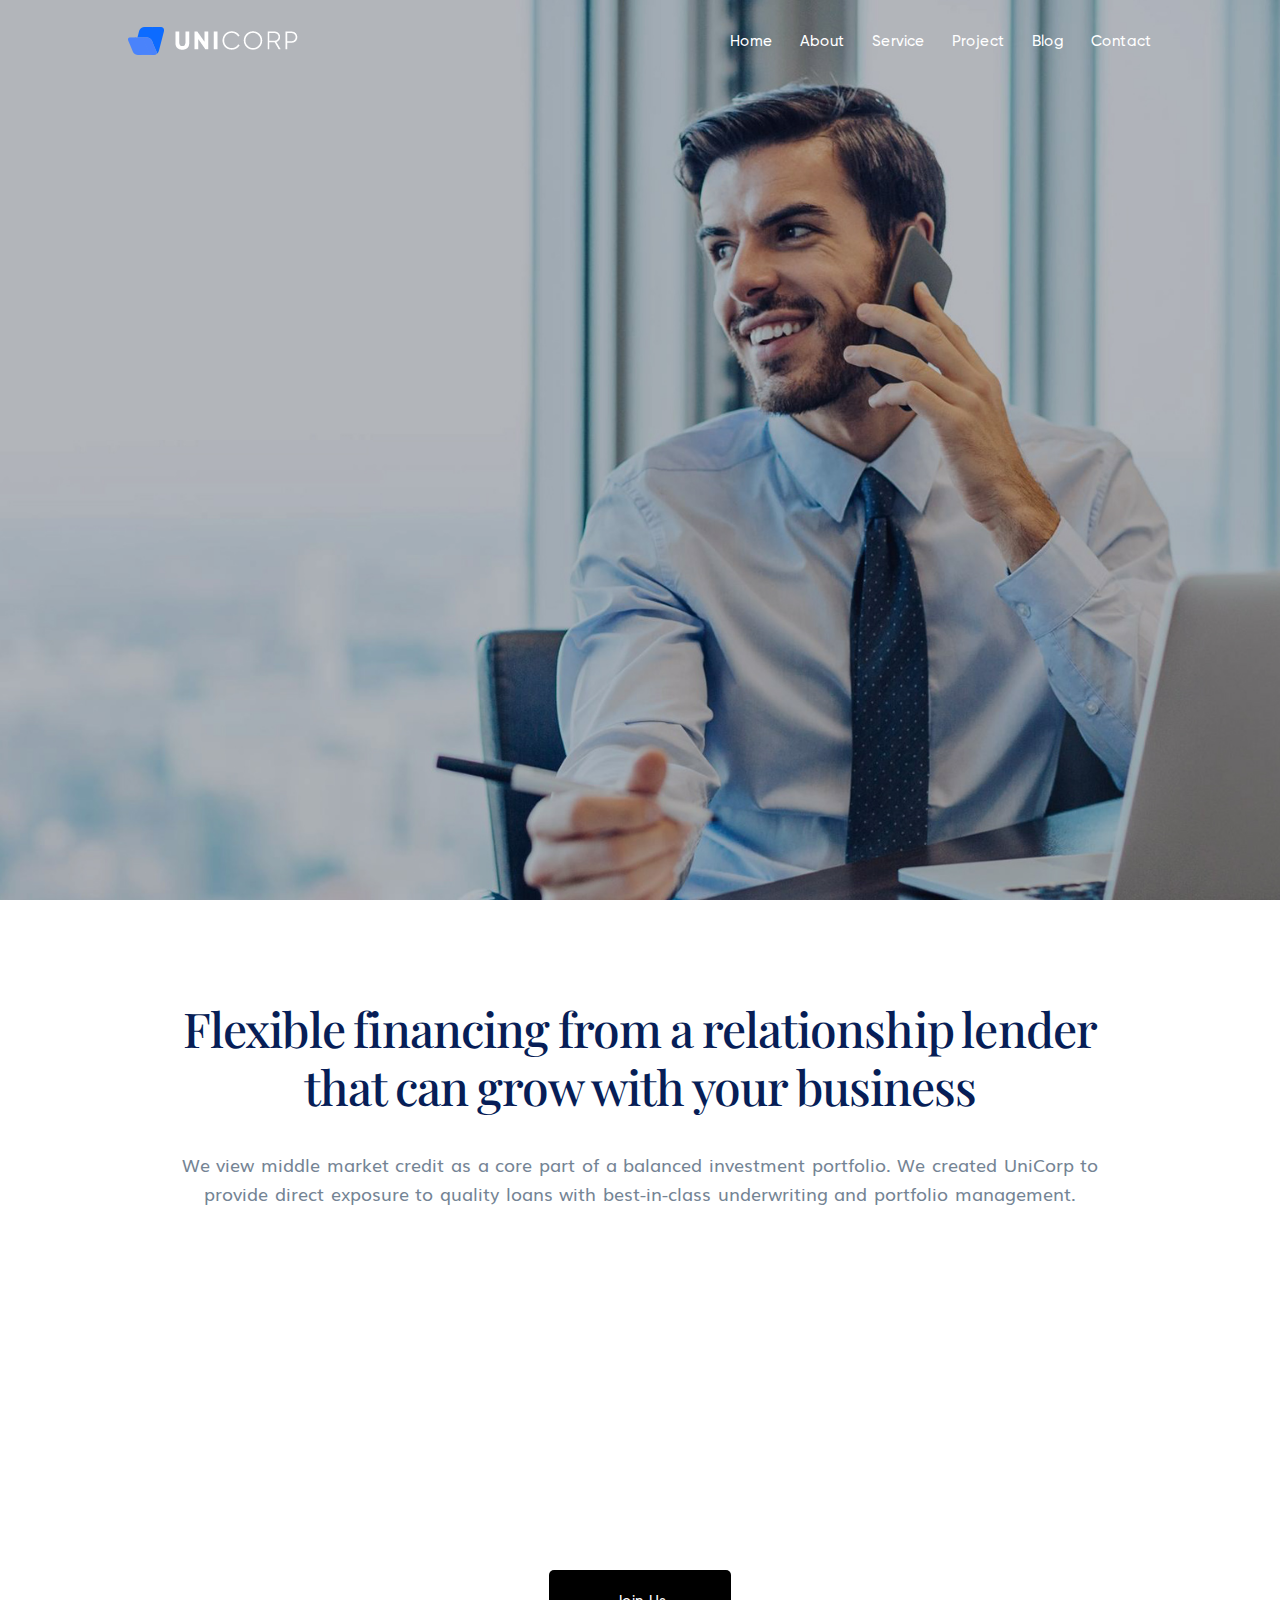
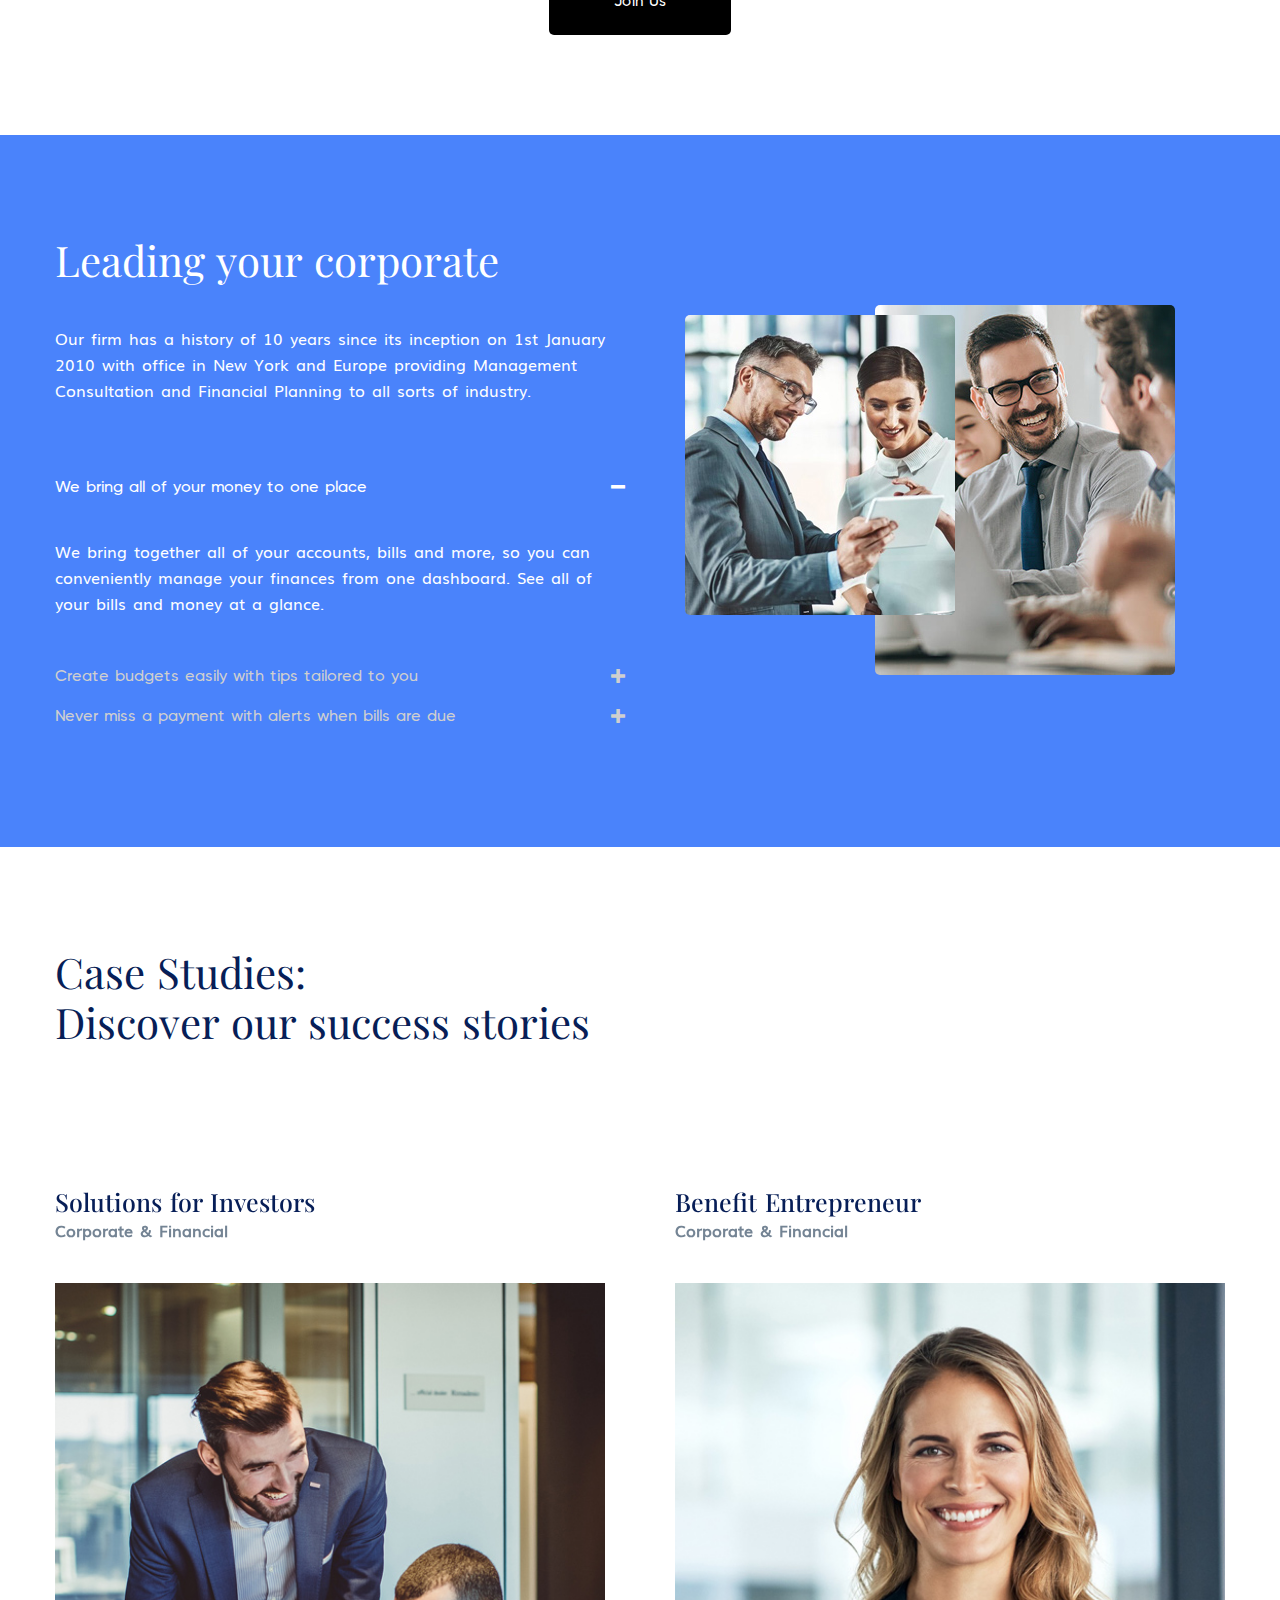
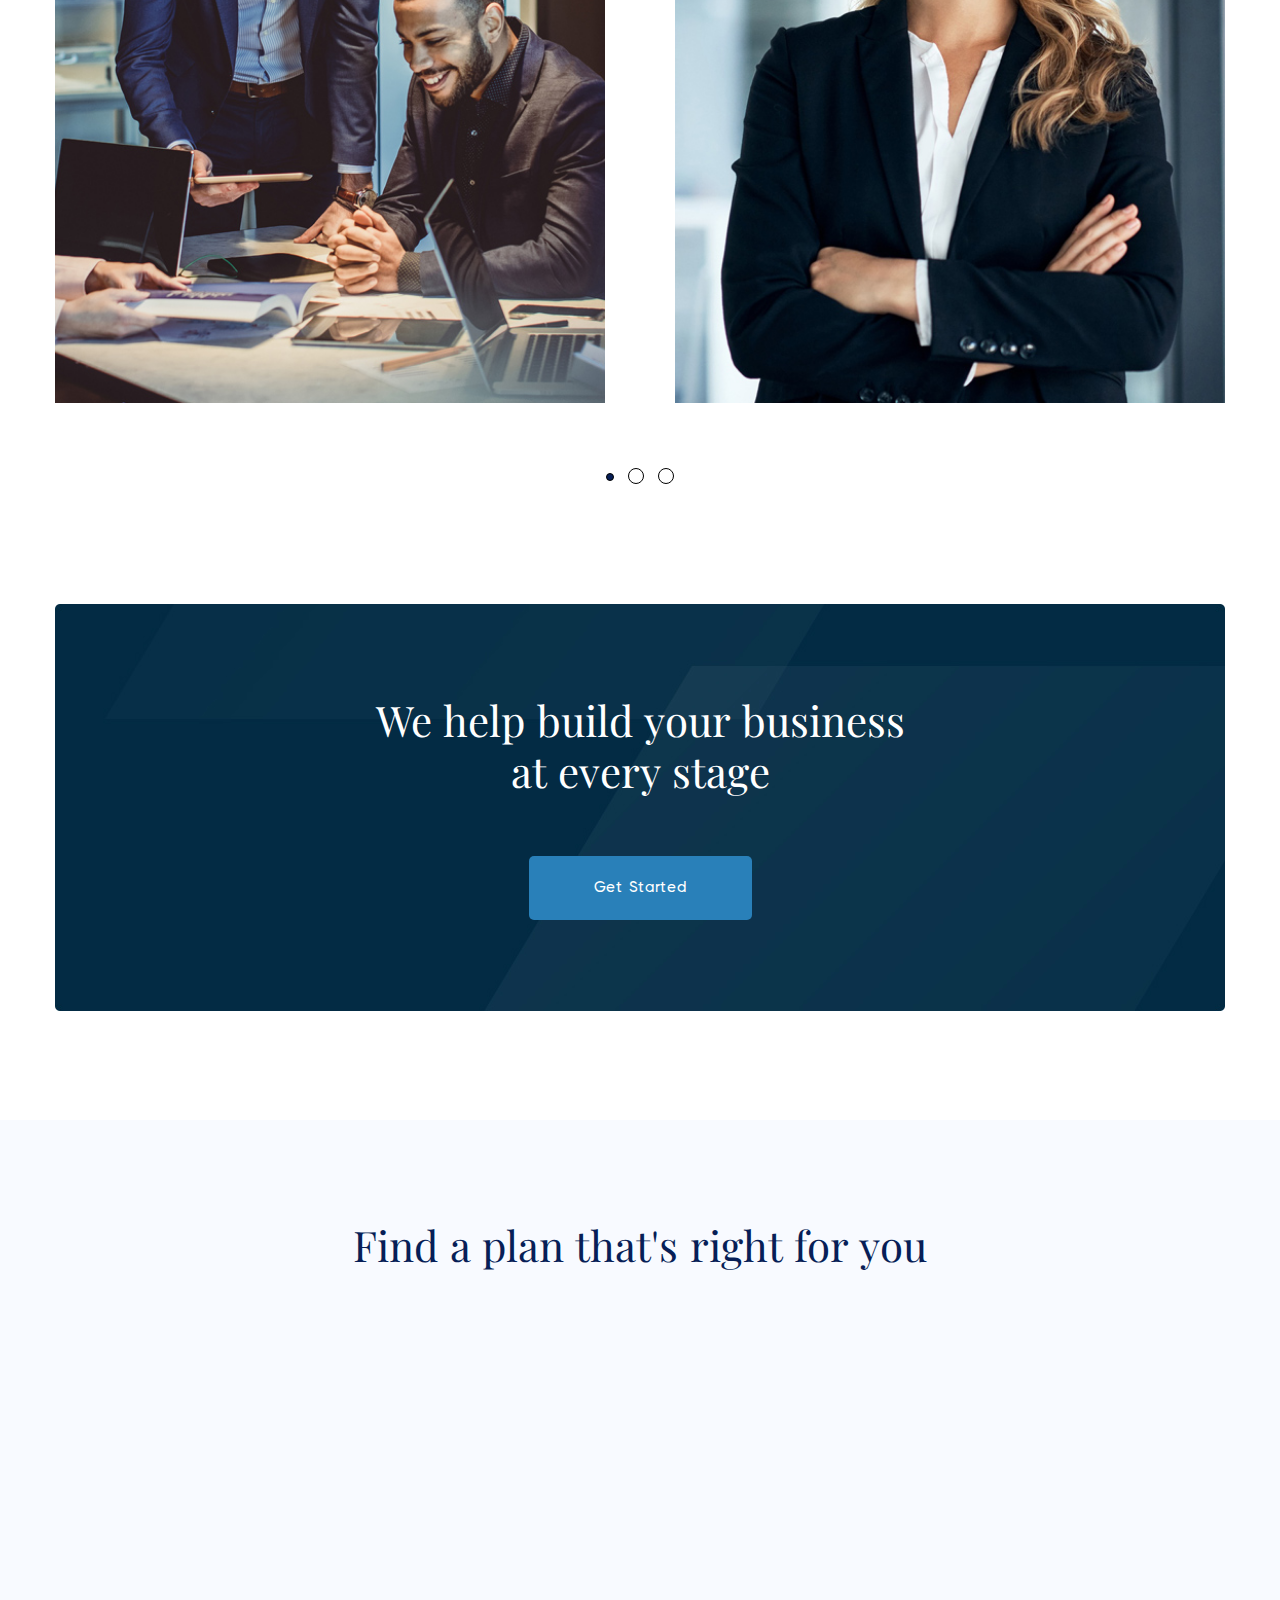
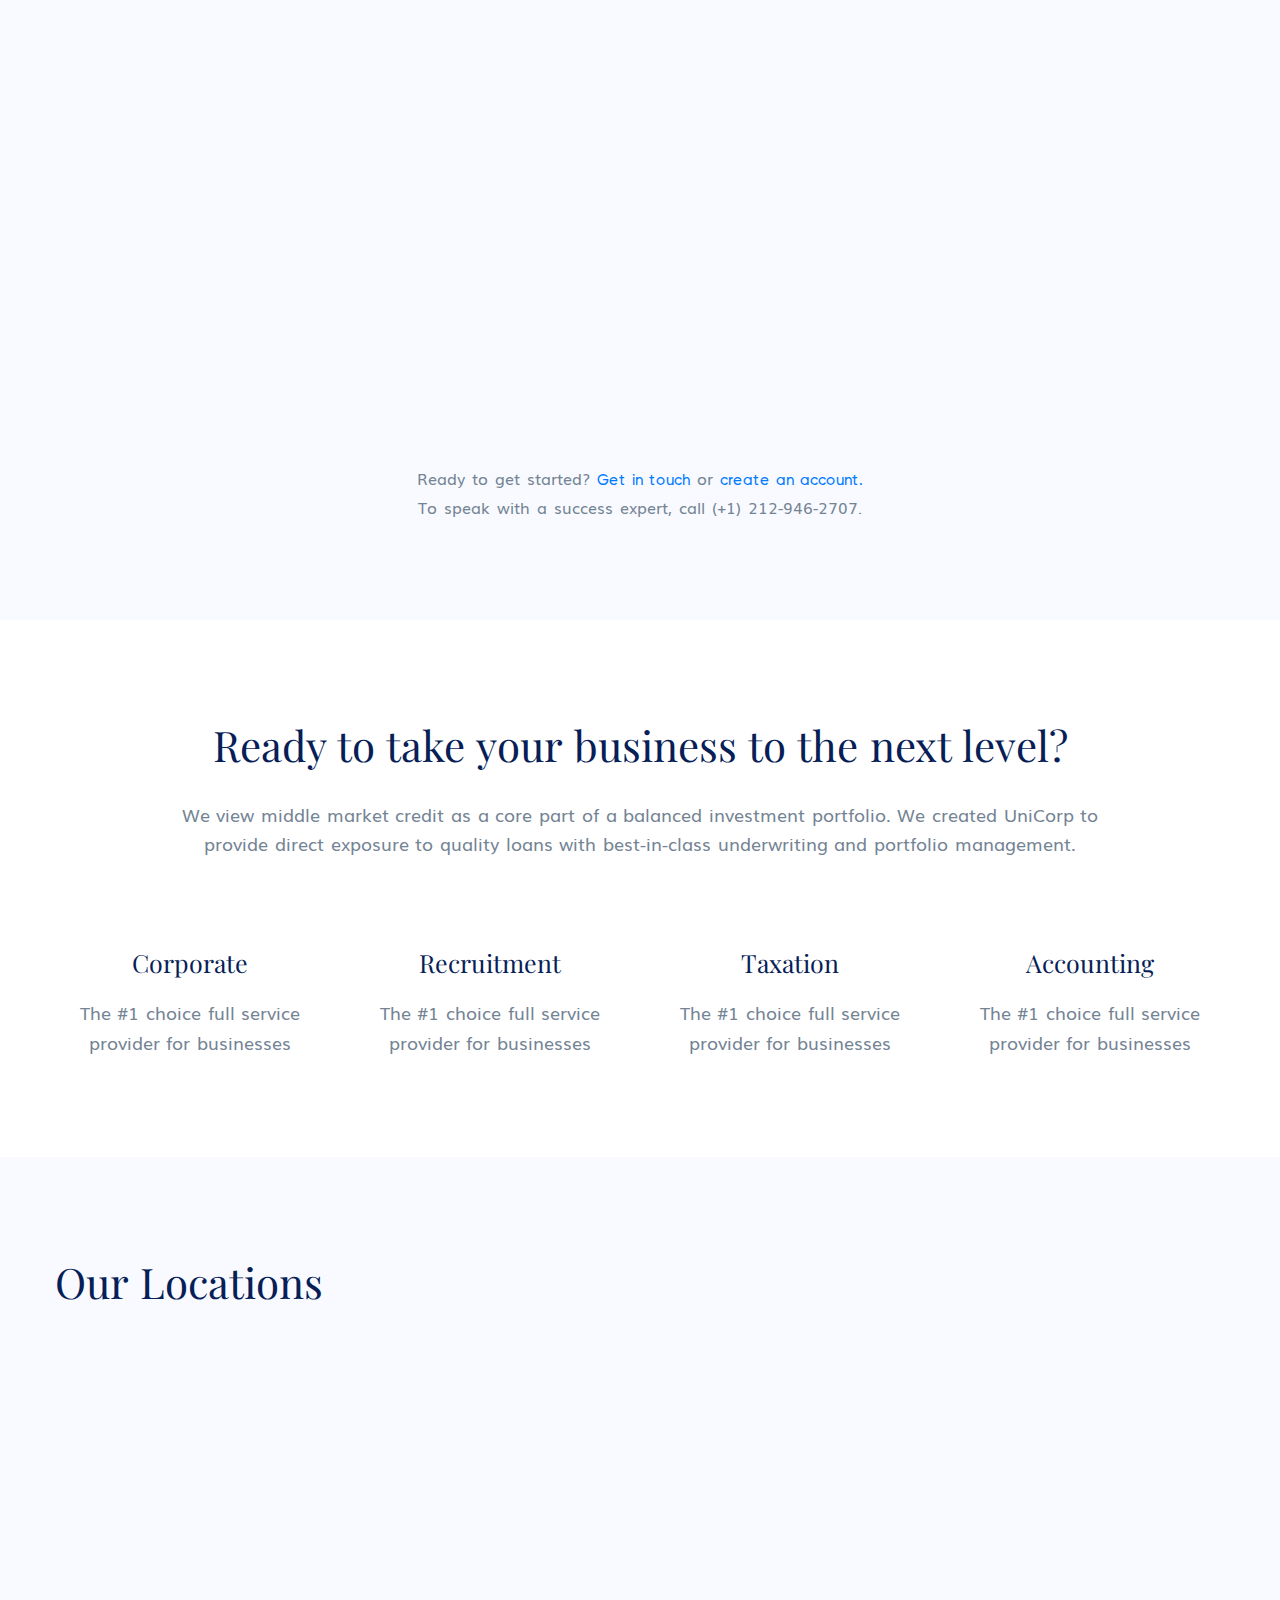
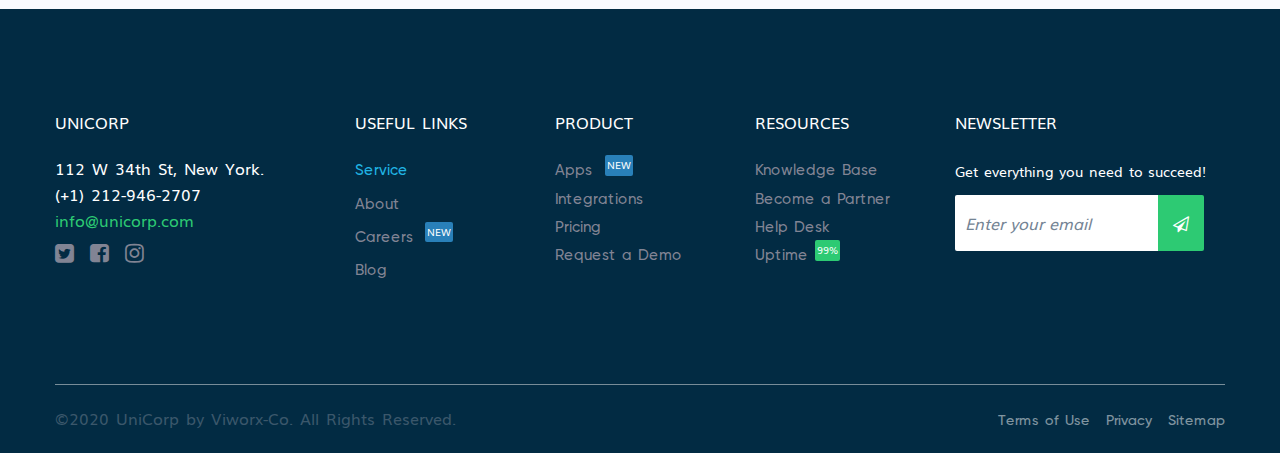
<file: index.html>
<!DOCTYPE html>
<html lang="en">
<head>
    <meta charset="UTF-8">
    <meta http-equiv="X-UA-Compatible" content="IE=edge">
    <meta name="viewport" content="width=device-width, initial-scale=1.0">
    <title>Home Corporate</title>
    <link rel="stylesheet" href="assets/css/animate.css">
    <link rel="stylesheet" href="assets/css/bootstrap.min.css">
    <link rel="stylesheet" href="assets/css/font-awesome.min.css">
    <link rel="stylesheet" href="assets/css/owl.carousel.min.css">
    <link rel="stylesheet" href="assets/css/owl.theme.default.min.css">
    <link rel="stylesheet" href="assets/css/unicorp-icon.css">
    <link rel="stylesheet" href="style.css">
</head>
<body>
    <!-- wrapper -->
    <div class="wrapper">
        <!-- loading -->
        <ul class="loading">
            <li class="line">

            </li>
            <li class="line">
                
            </li>
            <li class="line">
                
            </li>
            <li class="line">
                
            </li>
            <li class="line">
                
            </li>
            <li class="line">
                
            </li>
            <li class="line">
                
            </li>
        </ul>
        <!-- header -->
        <header class="header">
            <div class="navigation">
                <div class="logo">
                    <img src="assets/images/logo.png" alt="">
                </div>
                <div class="nav-bar">
                    <i class="fa fa-bars"></i>
                </div>
                <div class="menu">
                    <ul class="list-item">
                        <li class="item"><a href="https://daohien.github.io/project-unicorp/index.html" class="simple-link">Home</a></li>
                        <li class="item"><a href="https://daohien.github.io/project-unicorp/about-us.html" class="simple-link">About</a></li>
                        <li class="item"><a href="https://daohien.github.io/project-unicorp/service.html" class="simple-link">Service</a></li>
                        <li class="item"><a href="https://daohien.github.io/project-unicorp/project.html" class="simple-link">Project</a></li>
                        <li class="item"><a href="https://daohien.github.io/project-unicorp/blog.html" class="simple-link">Blog</a></li>
                        <li class="item"><a href="https://daohien.github.io/project-unicorp/contact.html" class="simple-link">Contact</a></li>
                    </ul>
                </div>
            </div>
        </header>
        <!-- slider -->
        <div class="slider style-01">
            <div class="slides">
                <ul>
                    <li class="slide active">
                        <div class="thumbnail">
                            <img src="assets/images/slider_01.jpg" alt="">
                        </div>
                        <div class="content-wrap">
                            <div class="info">
                                <span>We offer corporate and business ideas</span>
                            </div>
                            <h2 class="heading">
                                <span>Corporate and financial solutions</span>
                            </h2>
                            <div class="sub-heading">
                                <span>We offer company registration, accounting, taxation, corporate
                                    secretarial, immigration and insurance services.</span>
                            </div>
                            <a href="" class="simple-link">
                                Get Started
                            </a>
                        </div>
                    </li>
                    <li class="slide">
                        <div class="thumbnail">
                            <img src="assets/images/slider-02.jpg" alt="">
                        </div>
                        <div class="content-wrap">
                            <div class="info">
                                <span>We offer corporate and business ideas</span>
                            </div>
                            <h2 class="heading">
                                <span>Corporate and financial solutions</span>
                            </h2>
                            <div class="sub-heading">
                                <span>We offer company registration, accounting, taxation, corporate
                                    secretarial, immigration and insurance services.</span>
                            </div>
                            <a href="" class="simple-link">
                                Get Started
                            </a>
                        </div>
                    </li>
                    <li class="slide">
                        <div class="thumbnail">
                            <img src="assets/images/slider_03.jpg" alt="">
                        </div>
                        <div class="content-wrap">
                            <div class="info">
                                <span>We offer corporate and business ideas</span>
                            </div>
                            <h2 class="heading">
                                <span>Corporate and financial solutions</span>
                            </h2>
                            <div class="sub-heading">
                                <span>We offer company registration, accounting, taxation, corporate
                                    secretarial, immigration and insurance services.</span>
                            </div>
                            <a href="" class="simple-link">
                                Get Started
                            </a>
                        </div>
                    </li>
                </ul>
            </div>
        </div>
        <!-- counter -->
        <section class="counter style-01">
            <div class="container">
                <div class="row">
                    <div class="col-md-12">
                        <div class="heading-wrapper">
                            <h2 class="heading heading-style-01">
                                Flexible financing from a relationship lender that can grow with your business
                            </h2>
                            <div class="sub-heading">
                                <span>We view middle market credit as a core part of a balanced investment portfolio. We created UniCorp to
                                    provide direct exposure to quality loans with best-in-class underwriting and portfolio management.</span>
                            </div>
                        </div>
                    </div>
                    <div class="col-lg-4 col-md-6">
                        <div class="wow fadeInUp"data-wow-duration="1s">
                            <div class="counter-wrapper">
                                <h6 class="heading heading-style-01">
                                    UniCorp
                                </h6>
                                <div class="value">
                                    <div class="prefix">
                                        <span>$</span>
                                    </div>
                                    <div class="number" data-number="120">0</div>
                                </div>
                                <div class="desc">
                                    <span>0% Commission</span>
                                </div>
                            </div>
                        </div>
                    </div>
                    <div class="col-lg-4 col-md-6 col-sm-12">
                        <div class="wow fadeInUp"data-wow-duration="1s"data-wow-delay="0.5s">
                            <div class="counter-wrapper">
                                <h6 class="heading heading-style-01">
                                    Online Recruiter
                                </h6>
                                <div class="value">
                                    <div class="prefix">
                                       <span>$</span>
                                    </div>
                                    <div class="number" data-number="370">0</div>
                                </div> <div class="desc">
                                    <span>Typically 10% Commission</span>
                                </div>
    
                            </div>
                        </div>
                    </div>
                    <div class="col-lg-4 col-md-6 col-sm-12">
                        <div class="wow fadeInUp"data-wow-duration="1s"data-wow-delay="1s">
                            <div class="counter-wrapper mg-bottom">
                                <h6 class="heading heading-style-01">
                                    Traditional Recruiter
                                </h6>
                                <div class="value">
                                    <div class="prefix">
                                        <span>$</span>
                                    </div>
                                    <div class="number" data-number="750">0</div>
                                </div>
                                <div class="desc">
                                    <span>Typically 20% Commission</span>
                                </div>
                            </div>
                        </div>
                    </div>
                    <div class="col-md-12">
                        <a href="" class="simple-link">
                           Join Us
                        </a>
                    </div>
                </div>
            </div>
        </section>
        <!-- about-us -->
        <section class="about-us style-01">
            <div class="container">
                <div class="row">
                    <div class="col-lg-6 col-md-12 col-sm-12">
                        <div class="accordion">
                            <h3 class="heading heading-style-01">
                                Leading your corporate
                            </h3>
                            <div class="desc description">
                                <p>Our firm has a history of 10 years since its inception on 1st January 2010 with office in New York and Europe providing Management Consultation and Financial Planning to all sorts of industry.</p>
                            </div>
                            <div class="accordion-wrapper">
                                <div class="item active">
                                    <h6 class="heading">
                                        We bring all of your money to one place
                                    </h6>
                                    <div class="desc">
                                        <p> We bring together all of your accounts, bills and more, so you can conveniently manage your finances from one dashboard. See all of your bills and money at a glance.</p>
                                    </div>
                                </div>
                                <div class="item">
                                    <h6 class="heading">
                                        Create budgets easily with tips tailored to you
                                    </h6>
                                    <div class="desc">
                                        <p>We bring together all of your accounts, bills and more, so you can conveniently manage your finances from one dashboard. See all of your bills and money at a glance.</span>
                                    </div>
                                </div>
                                <div class="item">
                                    <h6 class="heading no-padding">
                                        Never miss a payment with alerts when bills are due
                                    </h6>
                                    <div class="desc">
                                        <p> We bring together all of your accounts, bills and more, so you can conveniently manage your finances from one dashboard. See all of your bills and money at a glance.</p>
                                    </div>
                                </div>
                            </div>
                        </div>
                    </div>
                    <div class="col-lg-6 col-md-12 col-sm-12">
                        <div class="thumbnail-wrap">
                            <div class="thumbnail-top" id="thumbnail-top">
                                <img src="assets/images/accordion-01.jpg" alt="">
                            </div>
                            <div class="thumbnail-bottom">
                                <img src="assets/images/accordion-02.jpg" alt="">
                            </div>
                        </div>
                    </div>
                </div>        
            </div>
        </section>
        <!-- project -->
        <section class="project">
            <div class="container">
                <div class="row">
                    <div class="col-md-12 col-sm-12">
                        <h3 class="heading heading-style-01">
                            Case Studies:</br>
                            Discover our success stories
                        </h3>
                        <div class="carousel">
                            <div class="owl-carousel owl-theme" id="carousel-project">
                                <div class="item">
                                    <div class="project-item mg-r30">
                                        <div class="content-wrapper">
                                            <h4 class="heading heading-style-01">
                                                Solutions for Investors
                                            </h4>
                                            <div class="category">
                                                <span>Corporate & Financial</span>
                                            </div>
                                        </div>
                                        <div class="thumbnail">
                                            <img src="assets/images/success-01.jpg" alt="">
                                        </div>
                                    </div>
                                </div>
                                <div class="item">
                                    <div class="project-item mg-l30">
                                        <div class="content-wrapper">
                                            <h4 class="heading heading-style-01">
                                                Benefit Entrepreneur
                                            </h4>
                                            <div class="category">
                                                <span>Corporate & Financial</span>     
                                            </div>
                                        </div>
                                        <div class="thumbnail">
                                            <img src="assets/images/success-02.jpg" alt="">
                                        </div>
                                    </div>
                                </div>
                                <div class="item">
                                    <div class="project-item mg-r30">
                                        <div class="content-wrapper">
                                            <h4 class="heading heading-style-01">
                                                Best Partnerships
                                            </h4>
                                            <div class="category">
                                                <span>Corporate & Financial</span>     
                                            </div>
                                        </div>
                                        <div class="thumbnail">
                                            <img src="assets/images/success-01.jpg" alt="">
                                        </div>
                                    </div>
                                </div>
                                <div class="item">
                                    <div class="project-item mg-l30">
                                        <div class="content-wrapper">
                                            <h4 class="heading heading-style-01">
                                                Best Partnerships
                                            </h4>
                                            <div class="category">
                                                <span>Corporate & Financial</span>     
                                            </div>
                                        </div>
                                        <div class="thumbnail">
                                            <img src="assets/images/success-02.jpg" alt="">
                                        </div>
                                    </div>
                                </div>
                                <div class="item">
                                    <div class="project-item mg-r30">
                                        <div class="content-wrapper">
                                            <h4 class="heading heading-style-01">
                                                Solutions for Investors
                                            </h4>
                                            <div class="category">
                                                <span>Corporate & Financial</span>     
                                            </div>
                                        </div>
                                        <div class="thumbnail">
                                            <img src="assets/images/success-01.jpg" alt="">
                                        </div>
                                    </div>
                                </div>
                                <div class="item">
                                    <div class="project-item  mg-l30">
                                        <div class="content-wrapper">
                                            <h4 class="heading heading-style-01">
                                                Best Partnerships
                                            </h4>
                                            <div class="category">
                                                <span>Corporate & Financial</span>     
                                            </div>
                                        </div>
                                        <div class="thumbnail">
                                            <img src="assets/images/success-02.jpg" alt="">
                                        </div>
                                    </div>
                                </div>
                            </div>
                        </div>
                    </div>
                </div>
            </div>
        </section>
        <!-- slogan -->
        <section class="slogan">
            <div class="container">
                <div class="row">
                    <div class="col-md-12">
                        <div class="slogan-wrapper">
                            <div class="slogan-info">
                                <h3 class="heading heading-style-01">
                                    We help build your business at every stage
                                </h3>
                                <a href="" class="simple-link">
                                    Get Started
                                </a>
                            </div>
                        </div>
                    </div>
                </div>
            </div>
        </section>
        <!-- pricing -->
        <section class="pricing">
            <div class="container">
                <div class="row">
                    <div class="col-md-12">
                        <h3 class="heading heading-style-01">
                            Find a plan that's right for you
                        </h3>
                    </div>
                    <div class="col-lg-4 col-md-6 col-sm-12">
                        <div class="wow fadeInLeft" data-wow-duration="1.5s" >
                            <div class="price-table price-table_style01">
                                <div class="heading-wrapper">
                                    <h5 class="heading heading-style-01">
                                        Free
                                    </h5>
                                    <div class="sub-heading">
                                        <span>
                                            Pricing built for businesses of all sizes.
                                        </span>
                                    </div>
                                </div>
                                <div class="price-item">
                                    <div class="price-wrapper">
                                        <div class="prefix">
                                            <span>$</span>
                                        </div>
                                        <div class="price">
                                            <span>0</span>
                                        </div>
                                        <div class="suffix">
                                            <span>/month</span>
                                        </div>
                                    </div>
                                </div>
                                <div class="features ">
                                    <ul>
                                        <li>Live Chat Support</li>
                                        <li>Minimum 10 users</li>
                                        <li>Easily Track Payments</li>
                                        <li>Web Conference Support</li>
                                        <li>Group management of users</li>
                                        <li>Remote Monitoring</li>
                                    </ul>
                                </div>
                                <a href="" class="simple-link">
                                    Purchase Now
                                </a>
                            </div>
                        </div>
                    </div>
                    <div class="col-lg-4 col-md-6 col-sm-12">
                        <div class="wow fadeInUp" data-wow-duration="1.5s" >
                            <div class="price-table price-table_style02">
                                <div class="heading-wrapper">
                                    <h5 class="heading heading-style-01">
                                        Professional
                                    </h5>
                                    <div class="sub-heading">
                                        <span>
                                            Pricing built for businesses of all sizes.
                                        </span>
                                    </div>
                                </div>
                                <div class="price-item">
                                    <div class="price-wrapper">
                                        <div class="prefix">
                                            <span>$</span>
                                        </div>
                                        <div class="price">
                                            <span>299</span>
                                        </div>
                                        <div class="suffix">
                                            <span>/month</span>
                                        </div>
                                    </div>
                                </div>
                                <div class="features">
                                    <ul>
                                        <li>Live Chat Support</li>
                                        <li>Minimum 10 users</li>
                                        <li>Easily Track Payments</li>
                                        <li>Web Conference Support</li>
                                        <li>Group management of users</li>
                                        <li>Remote Monitoring</li>
                                    </ul>
                                </div>
                                <a href="" class="simple-link">
                                    Purchase Now
                                </a>
                            </div>
                        </div>
                    </div>
                    <div class="col-lg-4 col-md-6 col-sm-12">
                        <div class="wow fadeInRight" data-wow-duration="1.5s" >
                            <div class="price-table price-table_style03">
                                <div class="heading-wrapper">
                                    <h5 class="heading heading-style-01">
                                        Startup
                                    </h5>
                                    <div class="sub-heading">
                                        <span>
                                            Pricing built for businesses of all sizes.
                                        </span>
                                    </div>
                                </div>
                                <div class="price-item">
                                    <div class="price-wrapper">
                                        <div class="prefix">
                                            <span>$</span>
                                        </div>
                                        <div class="price">
                                            <span>499</span>
                                        </div>
                                        <div class="suffix">
                                            <span>/month</span>
                                        </div>
                                    </div>
                                </div>
                                <div class="features">
                                    <ul>
                                        <li>Live Chat Support</li>
                                        <li>Minimum 10 users</li>
                                        <li>Easily Track Payments</li>
                                        <li>Web Conference Support</li>
                                        <li>Group management of users</li>
                                        <li>Remote Monitoring</li>
                                    </ul>
                                </div>
                                <a href="" class="simple-link">
                                    Purchase Now
                                </a>
                            </div>
                        </div>
                    </div>
                    <div class="col-md-12">
                        <div class="desc">
                            <span>Ready to get started? <a href="" class="deeper-link">Get in touch</a> or <a href="" class="deeper-link">create an account.</a>
                                To speak with a success expert, call (+1) 212-946-2707.</span>
                        </div>
                    </div>
                </div>
            </div>
        </section>
        <!-- pie-chart -->
        <section class="pie-chart" id="pie-chart">
            <div class="container">
                <div class="row">
                    <div class="col-md-12">
                        <div class="heading-wrapper">
                            <h3 class="heading heading-style-01">
                                Ready to take your business to the next level?
                            </h3>
                            <div class="sub-heading">
                                <span>
                                    We view middle market credit as a core part of a balanced investment portfolio. We created UniCorp to
                                    provide direct exposure to quality loans with best-in-class underwriting and portfolio management.
                                </span>
                            </div>
                        </div>
                    </div>
                    <div class="col-lg-3 col-md-6 col-sm-12">
                        <div class="pie-chart_table mg-bottom">
                            <div class="percent">
                                <div class="number" data-target="85"></div>
                            </div>                      
                            <h4 class="heading">
                                Corporate
                            </h4>
                            <div class="sub-heading">
                                <span>The #1 choice full service provider for businesses</span>
                            </div>
                        </div>
                    </div>
                    <div class="col-lg-3 col-md-6 col-sm-12">
                        <div class="pie-chart_table mg-bottom">
                            <div class="percent">
                                <div class="number"  data-target="75"></div>
                            </div> 
                            <h4 class="heading">
                                Recruitment
                            </h4>
                            <div class="sub-heading">
                                <span>The #1 choice full service provider for businesses</span>
                            </div>
                        </div>
                    </div>
                    <div class="col-lg-3 col-md-6 col-sm-12">
                        <div class="pie-chart_table">
                            <div class="percent">
                                <div class="number" data-target="55"></div>
                            </div> 
                            <h4 class="heading">
                                Taxation
                            </h4>
                            <div class="sub-heading">
                                <span>The #1 choice full service provider for businesses</span>
                            </div>
                        </div>
                    </div>
                    <div class="col-lg-3 col-md-6 col-sm-12">
                        <div class="pie-chart_table mg-top mg-zero">
                            <div class="percent">
                                <div class="number"  data-target="45"></div>
                            </div> 
                            <h4 class="heading">
                                Accounting
                            </h4>
                            <div class="sub-heading">
                                <span>The #1 choice full service provider for businesses</span>
                            </div>
                        </div>
                    </div>
                </div>
            </div>
        </section>
        <!-- location -->
        <section class="location">
            <div class="container">
                <div class="row">
                    <div class="col-md-12">
                        <div class="heading-wrapper">
                            <h3 class="heading heading-style-01">
                                Our Locations
                            </h3>
                        </div>
                    </div>
                    <div class="col-lg-4 col-md-6 col-sm-12">
                        <div class="wow fadeInUp"data-wow-duration="1s" data-wow-delay="1s">
                            <div class="location-wrapper mg-bottom">
                                <h4 class="heading heading-style-01">
                                    New York
                                </h4>
                                <div class="desc">
                                    <span>112 W 34th St, New York City.</br>
                                        (+1) 212-946-2707</span>
                                </div>
                            </div>
                        </div>
                    </div>
                    <div class="col-lg-4 col-md-6 col-sm-12">
                        <div class="wow fadeInUp"data-wow-duration="1s" data-wow-delay=".5s">
                            <div class="location-wrapper mg-bottom">
                                <h4 class="heading heading-style-01">
                                    London
                                </h4>
                                <div class="desc">
                                    <span>10 Pall Mall, St James, London.</br>
                                        (+44) 132-899-5500</span>
                                </div>
                            </div>
                        </div>
                    </div>
                    <div class="col-lg-4 col-md-6 col-sm-12">
                        <div class="wow fadeInUp"data-wow-duration="1s">
                            <div class="location-wrapper">
                                <h4 class="heading heading-style-01">
                                    Paris
                                </h4>
                                <div class="desc">
                                    <span>124 Réaumur, 75002 Paris.</br>
                                        (+33) 156-600-5300</span>
                                </div>
                            </div>
                        </div>
                    </div>
                </div>
            </div>
        </section>
        <!-- footer -->
        <footer>
            <div class="container">
                <div class="row">
                    <div class="col-lg-3 col-md-6">
                        <div class="unicorp mg-bottom">
                            <div class="heading">
                                <span>UniCorp</span>
                            </div>
                            <div class="info">
                                <div class="address">
                                    <span>112 W 34th St, New York.</span>
                                </div>
                                <div class="phone">
                                    <span>(+1) 212-946-2707</span>
                                </div>
                                <div class="mail">
                                    <span>info@unicorp.com</span>
                                </div>
                                <div class="social">
                                    <a href="" class="simple-link">
                                        <i class="fa fa-twitter-square"></i>
                                    </a>
                                    <a href="" class="simple-link">
                                        <i class="fa fa-facebook-square"></i>
                                    </a>
                                    <a href="" class="simple-link">
                                        <i class="fa fa-instagram"></i>
                                    </a>
                                </div>
                            </div>
                        </div>
                    </div>
                    <div class="col-lg-2 col-md-6">
                        <div class="useful mg-bottom">
                            <div class="heading">               
                                    <span>Useful Links</span>
                            </div>
                            <ul class="info">
                                <li class="server">
                                    <a href="" class="simple-link">
                                        <span>Service</span>
                                    </a>
                                </li>
                                <li class="about">
                                    <a href="" class="simple-link">
                                        <span>About</span>
                                    </a>
                                </li>
                                <li class="careers">
                                    <a href="" class="simple-link">
                                        <span>Careers</span>
                                    </a>
                                </li>
                                <li class="blog">
                                    <a href="" class="simple-link">
                                        <span>Blog</span>
                                    </a>
                                </li>
                            </ul>
                        </div>
                    </div>
                    <div class="col-lg-2 col-md-6">
                        <div class="product mg-bottom">
                            <div class="heading">
                                <span>Product</span>
                            </div>
                            <ul class="info">
                                <li class="app">
                                    <a href="" class="simple-link">
                                        <span>Apps</span>
                                    </a>
                                </li>
                                <li class="integrations">
                                    <a href="" class="simple-link">
                                        <span>Integrations</span>
                                    </a>
                                </li>
                                <li class="price">
                                    <a href="" class="simple-link">
                                        <span>Pricing</span>
                                    </a>
                                </li>
                                <li class="request">
                                    <a href="" class="simple-link">
                                        <span>Request a Demo</span>
                                    </a>
                                </li>
                            </ul>
                        </div>
                    </div>
                    <div class="col-lg-2 col-md-6">
                        <div class="resources mg-bottom">
                            <div class="heading">
                                <span>Resources</span>
                            </div>
                            <ul class="info">
                                <li class="knowledge">
                                    <a href="" class="simple-link">
                                        <span>Knowledge Base</span>
                                    </a>
                                </li>
                                <li class="partner">
                                    <a href="" class="simple-link">
                                        <span>Become a Partner</span>
                                    </a>
                                </li>
                                <li class="desk">
                                    <a href="" class="simple-link">
                                        <span>Help Desk</span>
                                    </a>
                                </li>
                                <li class="uptime">
                                    <a href="" class="simple-link">
                                        <span>Uptime</span>
                                    </a>
                                </li>
                            </ul>
                        </div>
                    </div>
                    <div class="col-lg-3 col-md-6">
                        <div class="newsletter">
                            <div class="heading">
                                <span>Newsletter</span>
                            </div>
                            <div class="sub-heading">
                                <span>Get everything you need to succeed!</span>
                            </div>
                            <div class="input-search">
                                <input type="text" placeholder="Enter your email">
                                <button type="submit">
                                    <i class="fa fa-paper-plane-o"></i>
                                </button>
                            </div>  
                        </div>
                    </div>
                    <div class="col-md-12">
                        <div class="copy-right">
                            <div class="copy-right_left">
                                <span>©2020 UniCorp by Viworx-Co. All Rights Reserved.</span>
                            </div>
                            <div class="copy-right_right">
                                <a href="" class="simple-link">
                                    <span>Terms of Use</span>
                                </a>
                                <a href="" class="simple-link">
                                    <span>Privacy</span>
                                </a>
                                <a href="" class="simple-link">
                                    <span>Sitemap</span>
                                </a>
                            </div>
                        </div>
                    </div>
                </div>
            </div>
        </footer>
    </div>
    <script src="assets/js/jquery-3.5.1.min.js"></script>
    <script src="assets/js/bootstrap.min.js"></script>
    <script src="assets/js/owl.carousel.min.js"></script>
    <script src="assets/js/wow.min.js"></script>
    <script src="assets/js/main.js"></script>
    </div>
</body>
</html>
</file>
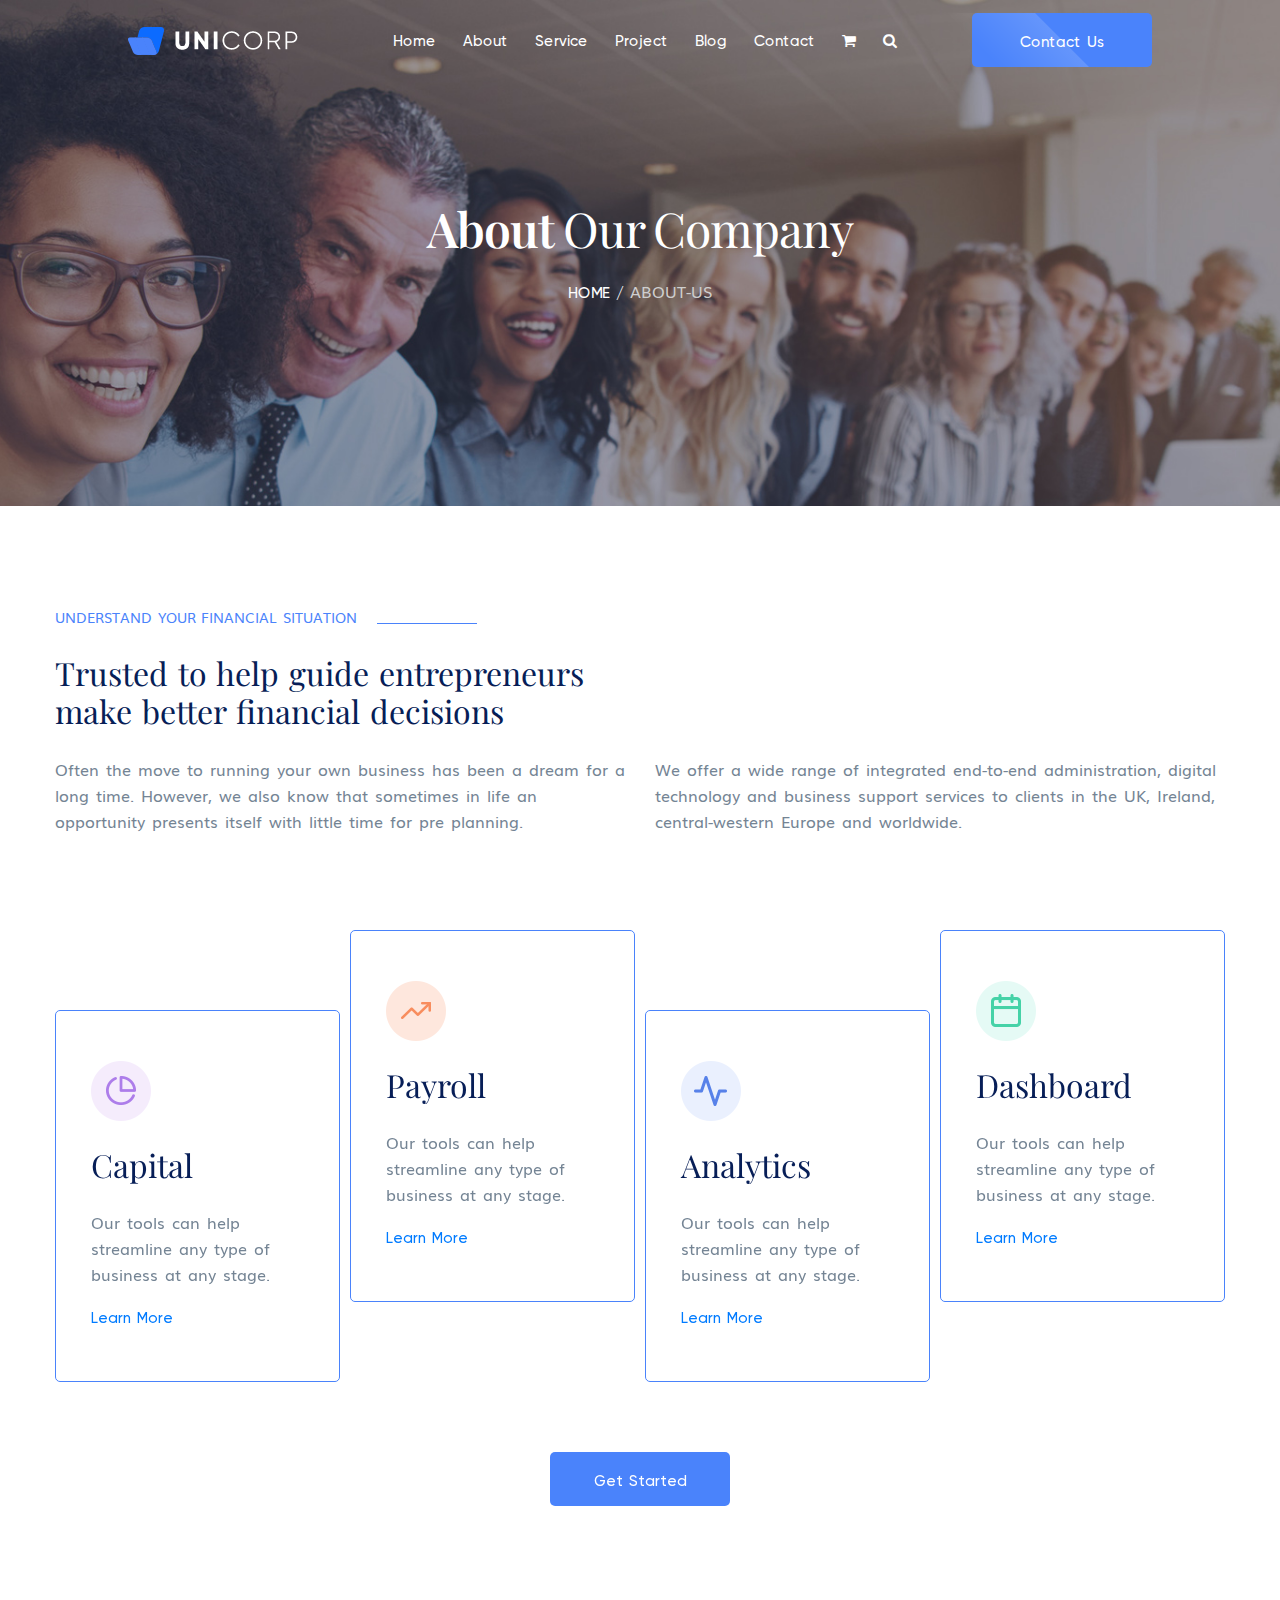
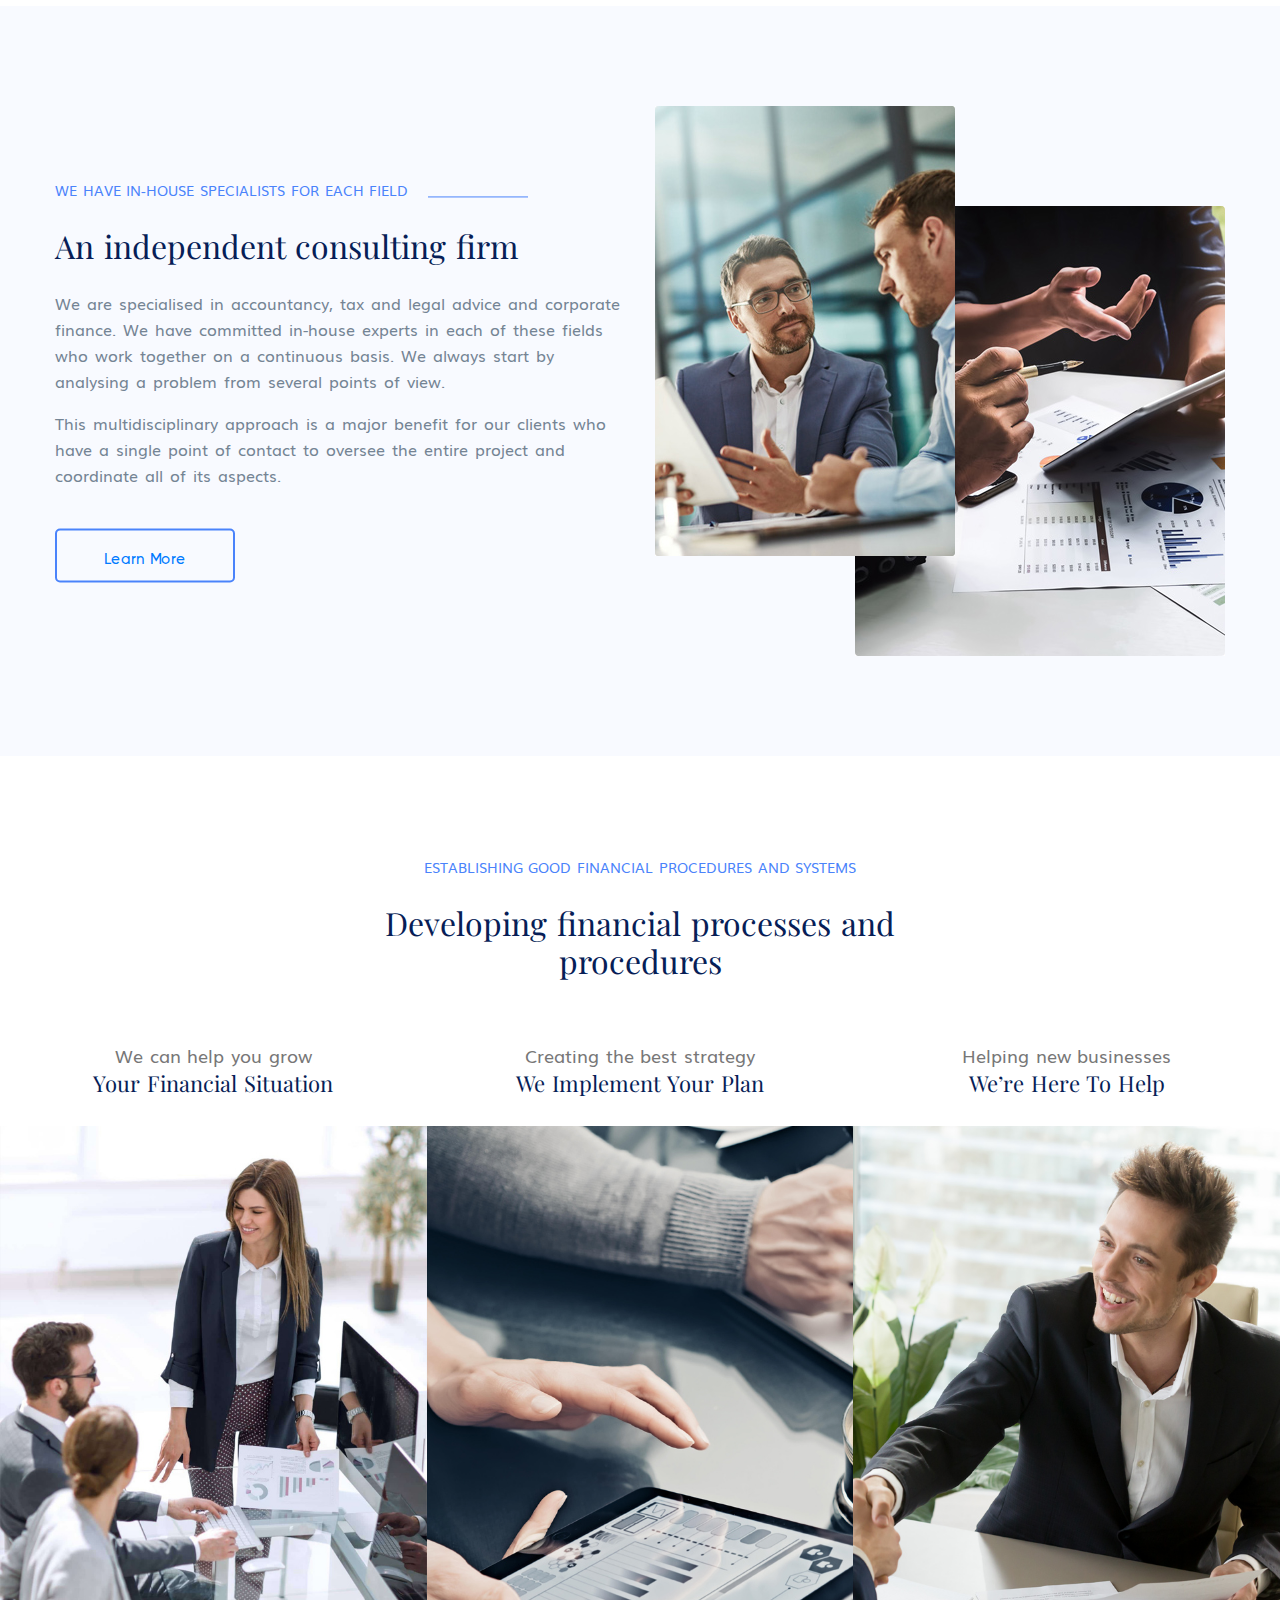
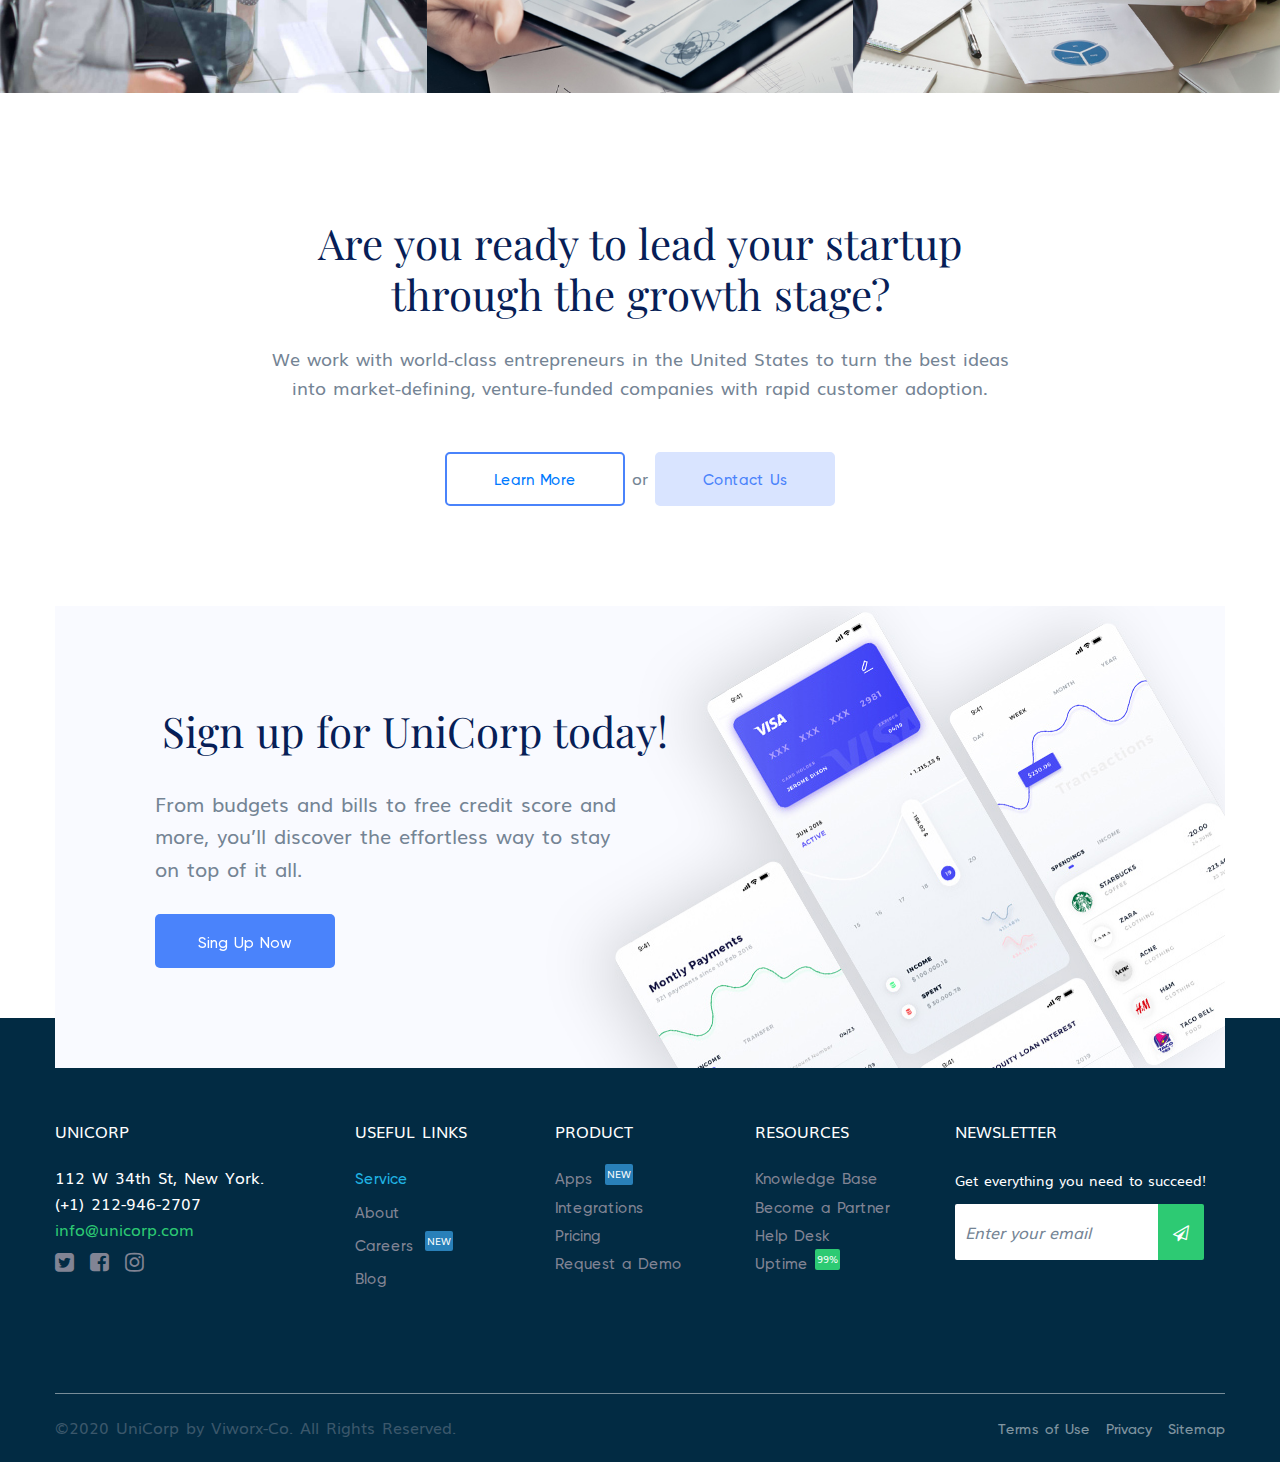
<file: about-us.html>
<!DOCTYPE html>
<html lang="en">
<head>
    <meta charset="UTF-8">
    <meta http-equiv="X-UA-Compatible" content="IE=edge">
    <meta name="viewport" content="width=device-width, initial-scale=1.0">
    <title>About-us</title>
    <link rel="stylesheet" href="assets/css/animate.css">
    <link rel="stylesheet" href="assets/css/bootstrap.min.css">
    <link rel="stylesheet" href="assets/css/font-awesome.min.css">
    <link rel="stylesheet" href="assets/css/owl.carousel.min.css">
    <link rel="stylesheet" href="assets/css/owl.theme.default.min.css">
    <link rel="stylesheet" href="assets/css/unicorp-icon.css">
    <link rel="stylesheet" href="style.css">
</head>
<body>
    <!-- wrapper -->
    <div class="wrapper">
        <!-- loading -->
        <ul class="loading">
            <li class="line">

            </li>
            <li class="line">
                
            </li>
            <li class="line">
                
            </li>
            <li class="line">
                
            </li>
            <li class="line">
                
            </li>
            <li class="line">
                
            </li>
            <li class="line">
                
            </li>
        </ul>
        <!-- header -->
        <header class="header">
            <div class="navigation">
                <div class="logo">
                    <img src="assets/images/logo.png" alt="">
                </div>
                <div class="nav-bar">
                    <i class="fa fa-bars"></i>
                </div>
                <div class="menu">
                    <ul class="list-item">
                        <li class="item"><a href="https://daohien.github.io/project-unicorp/index.html" class="simple-link">Home</a></li>
                        <li class="item"><a href="https://daohien.github.io/project-unicorp/about-us.html" class="simple-link">About</a></li>
                        <li class="item"><a href="https://daohien.github.io/project-unicorp/service.html" class="simple-link">Service</a></li>
                        <li class="item"><a href="https://daohien.github.io/project-unicorp/project.html" class="simple-link">Project</a></li>
                        <li class="item"><a href="https://daohien.github.io/project-unicorp/blog.html" class="simple-link">Blog</a></li>
                        <li class="item"><a href="https://daohien.github.io/project-unicorp/contact.html" class="simple-link">Contact</a></li>
                        <li class="item">
                            <a href="" class="simple-link">
                                <i class="fa fa-shopping-cart"></i>
                            </a>
                        </li>
                        <li class="item">
                            <a href="" class="simple-link">
                                <i class="fa fa-search"></i>
                            </a>
                        </li>
                    </ul>
                </div>
                <div class="contact-us">
                    <a href="" class="simple-link">Contact Us</a>
                </div>
            </div>
        </header>
        <!-- slider -->
        <div class="slider style-02 slider-aboutUs">
            <div class="slide">
                <div class="slide-wrapper">
                    <h2 class="heading">
                        <span>About</span> Our Company
                    </h2>
                    <div class="back-page">
                        <span>
                            <a href="https://daohien.github.io/project-unicorp/index.html" class="simple-link">
                                HOME  / 
                            </a>
                        </span>
                        <span>ABOUT-US</span>
                    </div>
                </div>
            </div>
        </div>
        <!-- service -->
        <section class="service style-01">
            <div class="container">
                <div class="row">
                    <div class="col-md-12">
                        <div class="sub-heading">
                            <span>Understand your financial situation</span>
                        </div>
                        <h3 class="heading">
                            Trusted to help guide entrepreneurs make better financial decisions
                        </h3>
                    </div>
                    <div class="col-md-6">
                        <p class="description">
                            Often the move to running your own business has been a dream for a long time. However, we also know that sometimes in life an opportunity presents itself with little time for pre planning.
                        </p>
                    </div>
                    <div class="col-md-6 ">
                        <p class="description">
                            We offer a wide range of integrated end-to-end administration, digital technology and business support services to clients in the UK, Ireland, central-western Europe and worldwide.
                        </p>
                    </div>
                    <div class="col-md-12">
                        <div class="carousel">
                            <div class="owl-carousel owl-theme carousel-services" id="carousel-service">
                                <div class="item">
                                    <div class="service-item mg-top">
                                        <div class="icon">
                                            <img src="assets/images/icon01_ser.png" alt="">
                                        </div>
                                        <h4 class="heading">
                                            Capital
                                        </h4>
                                        <div class="desc">
                                            <p>Our tools can help streamline any type of business at any stage.</p>
                                        </div>
                                        <a href="" class="simple-link">Learn More</a>
                                    </div>
                                </div>
                                <div class="item">
                                    <div class="service-item">
                                        <div class="icon">
                                            <img src="assets/images/icon02_ser.png" alt="">
                                        </div>
                                        <h4 class="heading">
                                            Payroll
                                        </h4>
                                        <div class="desc">
                                            <p>Our tools can help streamline any type of business at any stage.</p>
                                        </div>
                                        <a href="" class="simple-link">Learn More</a>
                                    </div>
                                </div>
                                <div class="item">
                                    <div class="service-item mg-top">
                                        <div class="icon">
                                            <img src="assets/images/icon03_ser.png" alt="">
                                        </div>
                                        <h4 class="heading">
                                            Analytics
                                        </h4>
                                        <div class="desc">
                                            <p>Our tools can help streamline any type of business at any stage.</p>
                                        </div>
                                        <a href="" class="simple-link">Learn More</a>
                                    </div>
                                </div>
                                <div class="item">
                                    <div class="service-item">
                                        <div class="icon">
                                            <img src="assets/images/icon04_ser.png" alt="">
                                        </div>
                                        <h4 class="heading">
                                            Dashboard
                                        </h4>
                                        <div class="desc">
                                            <p>Our tools can help streamline any type of business at any stage.</p>
                                        </div>
                                        <a href="" class="simple-link">Learn More</a>
                                    </div>
                                </div>
                            </div>
                        </div>
                        <div class="button">
                            <a href="" class="simple-link">Get Started</a>
                        </div>
                    </div>
                </div>
            </div>
        </section>
        <!-- about-us -->
        <section class="about-us style-02">
            <div class="container">
                <div class="row">
                    <div class="col-md-6">
                        <div class="about-wrapper">
                            <div class="main-wrapper">
                                <div class="sub-heading">
                                    <span>We have in-house specialists for each field</span>
                                </div>
                                <h3 class="heading">
                                    An independent consulting firm
                                </h3>
                                <div class="description">
                                    <p>We are specialised in accountancy, tax and legal advice and corporate finance. We have committed in-house experts in each of these fields who work together on a continuous basis. We always start by analysing a problem from several points of view.</p>
                                    <p>This multidisciplinary approach is a major benefit for our clients who have a single point of contact to oversee the entire project and coordinate all of its aspects.</p>
                                </div>
                                <div class="button">
                                    <a href="" class="simple-link">Learn More</a>
                                </div>
                            </div>
                        </div>
                    </div>
                    <div class="col-md-6 col-sm-12">
                        <div class="thumbnail-wrap">
                            <div class="thumbnail-top">
                                <img src="assets/images/about-us_top.jpg" alt="">
                            </div>
                            <div class="thumbnail-bottom">
                                <img src="assets/images/about-us_bottom.jpg" alt="">
                            </div>
                        </div>
                    </div>
                </div>
            </div>
        </section>
        <!-- gallery -->
        <section class="gallery">
            <div class="sub-heading">
                <span>establishing good financial procedures and systems</span>
            </div>
            <h3 class="heading">
                Developing financial processes and procedures
            </h3>
            <div class="gallery-wrapper">
                <div class="gallery-item">
                    <div class="sub-heading">
                        <span>We can help you grow</span>
                    </div>
                    <h5 class="heading">
                        Your Financial Situation
                    </h5>
                    <div class="thumbnail">
                        <img src="assets/images/gallery01.jpg" alt="">
                    </div>
                </div>
                <div class="gallery-item">
                    <div class="sub-heading">
                        <span>Creating the best strategy</span>
                    </div>
                    <h5 class="heading">
                        We Implement Your Plan
                    </h5>
                    <div class="thumbnail">
                        <img src="assets/images/gallery02.jpg" alt="">
                    </div>
                </div>
                <div class="gallery-item">
                    <div class="sub-heading">
                        <span>Helping new businesses</span>
                    </div>
                    <h5 class="heading">
                        We’re Here To Help
                    </h5>
                    <div class="thumbnail">
                        <img src="assets/images/gallery03.jpg" alt="">
                    </div>
                </div>
            </div>
        </section>
        <!-- sing-up -->
        <section class="sign-up">
            <div class="container">
                <div class="row">
                    <div class="col-md-12">
                        <div class="sign-up_wrapper">
                            <h3 class="heading">
                                Are you ready to lead your startup through the growth stage?
                            </h3>
                            <div class="desc">
                                We work with world-class entrepreneurs in the United States to turn the best ideas into market-defining, venture-funded companies with rapid customer adoption.
                            </div>
                            <div class="button">
                                <a href="" class="simple-link">Learn More</a>
                                or
                                <a href="" class="simple-link">Contact Us</a>
                            </div>
                        </div>
                    </div>
                </div>
            </div>
        </section>
       <!-- cta -->
       <section class="cta">
        <div class="container">
            <div class="row">
                <div class="col-md-12">
                    <div class="cta-wrapper">
                        <div class="main-wrap">
                            <h3 class="heading">
                                Sign up for UniCorp today! 
                            </h3>
                            <div class="desc">
                                <p>From budgets and bills to free credit score and more, you’ll discover the effortless way to stay on top of it all.</p>
                            </div>
                            <div class="button">
                                <a href="" class="simple-link">Sing Up Now</a>
                            </div>
                        </div>
                    </div>
                </div>
            </div>
        </div>
    </section>
        <!-- footer -->
        <footer>
            <div class="container">
                <div class="row">
                    <div class="col-lg-3 col-md-6">
                        <div class="unicorp mg-bottom">
                            <div class="heading">
                                <span>UniCorp</span>
                            </div>
                            <div class="info">
                                <div class="address">
                                    <span>112 W 34th St, New York.</span>
                                </div>
                                <div class="phone">
                                    <span>(+1) 212-946-2707</span>
                                </div>
                                <div class="mail">
                                    <span>info@unicorp.com</span>
                                </div>
                                <div class="social">
                                    <a href="" class="simple-link">
                                        <i class="fa fa-twitter-square"></i>
                                    </a>
                                    <a href="" class="simple-link">
                                        <i class="fa fa-facebook-square"></i>
                                    </a>
                                    <a href="" class="simple-link">
                                        <i class="fa fa-instagram"></i>
                                    </a>
                                </div>
                            </div>
                        </div>
                    </div>
                    <div class="col-lg-2 col-md-6">
                        <div class="useful mg-bottom">
                            <div class="heading">               
                                    <span>Useful Links</span>
                            </div>
                            <ul class="info">
                                <li class="server">
                                    <a href="" class="simple-link">
                                        <span>Service</span>
                                    </a>
                                </li>
                                <li class="about">
                                    <a href="" class="simple-link">
                                        <span>About</span>
                                    </a>
                                </li>
                                <li class="careers">
                                    <a href="" class="simple-link">
                                        <span>Careers</span>
                                    </a>
                                </li>
                                <li class="blog">
                                    <a href="" class="simple-link">
                                        <span>Blog</span>
                                    </a>
                                </li>
                            </ul>
                        </div>
                    </div>
                    <div class="col-lg-2 col-md-6">
                        <div class="product mg-bottom">
                            <div class="heading">
                                <span>Product</span>
                            </div>
                            <ul class="info">
                                <li class="app">
                                    <a href="" class="simple-link">
                                        <span>Apps</span>
                                    </a>
                                </li>
                                <li class="integrations">
                                    <a href="" class="simple-link">
                                        <span>Integrations</span>
                                    </a>
                                </li>
                                <li class="price">
                                    <a href="" class="simple-link">
                                        <span>Pricing</span>
                                    </a>
                                </li>
                                <li class="request">
                                    <a href="" class="simple-link">
                                        <span>Request a Demo</span>
                                    </a>
                                </li>
                            </ul>
                        </div>
                    </div>
                    <div class="col-lg-2 col-md-6">
                        <div class="resources mg-bottom">
                            <div class="heading">
                                <span>Resources</span>
                            </div>
                            <ul class="info">
                                <li class="knowledge">
                                    <a href="" class="simple-link">
                                        <span>Knowledge Base</span>
                                    </a>
                                </li>
                                <li class="partner">
                                    <a href="" class="simple-link">
                                        <span>Become a Partner</span>
                                    </a>
                                </li>
                                <li class="desk">
                                    <a href="" class="simple-link">
                                        <span>Help Desk</span>
                                    </a>
                                </li>
                                <li class="uptime">
                                    <a href="" class="simple-link">
                                        <span>Uptime</span>
                                    </a>
                                </li>
                            </ul>
                        </div>
                    </div>
                    <div class="col-lg-3 col-md-6">
                        <div class="newsletter">
                            <div class="heading">
                                <span>Newsletter</span>
                            </div>
                            <div class="sub-heading">
                                <span>Get everything you need to succeed!</span>
                            </div>
                            <div class="input-search">
                                <input type="text" placeholder="Enter your email">
                                <button type="submit">
                                    <i class="fa fa-paper-plane-o"></i>
                                </button>
                            </div>  
                        </div>
                    </div>
                    <div class="col-md-12">
                        <div class="copy-right">
                            <div class="copy-right_left">
                                <span>©2020 UniCorp by Viworx-Co. All Rights Reserved.</span>
                            </div>
                            <div class="copy-right_right">
                                <a href="" class="simple-link">
                                    <span>Terms of Use</span>
                                </a>
                                <a href="" class="simple-link">
                                    <span>Privacy</span>
                                </a>
                                <a href="" class="simple-link">
                                    <span>Sitemap</span>
                                </a>
                            </div>
                        </div>
                    </div>
                </div>
            </div>
        </footer>
    </div>
    <script src="assets/js/jquery-3.5.1.min.js"></script>
    <script src="assets/js/bootstrap.min.js"></script>
    <script src="assets/js/owl.carousel.min.js"></script>
    <script src="assets/js/wow.min.js"></script>
    <script src="assets/js/main.js"></script>
</body>
</html>
</file>
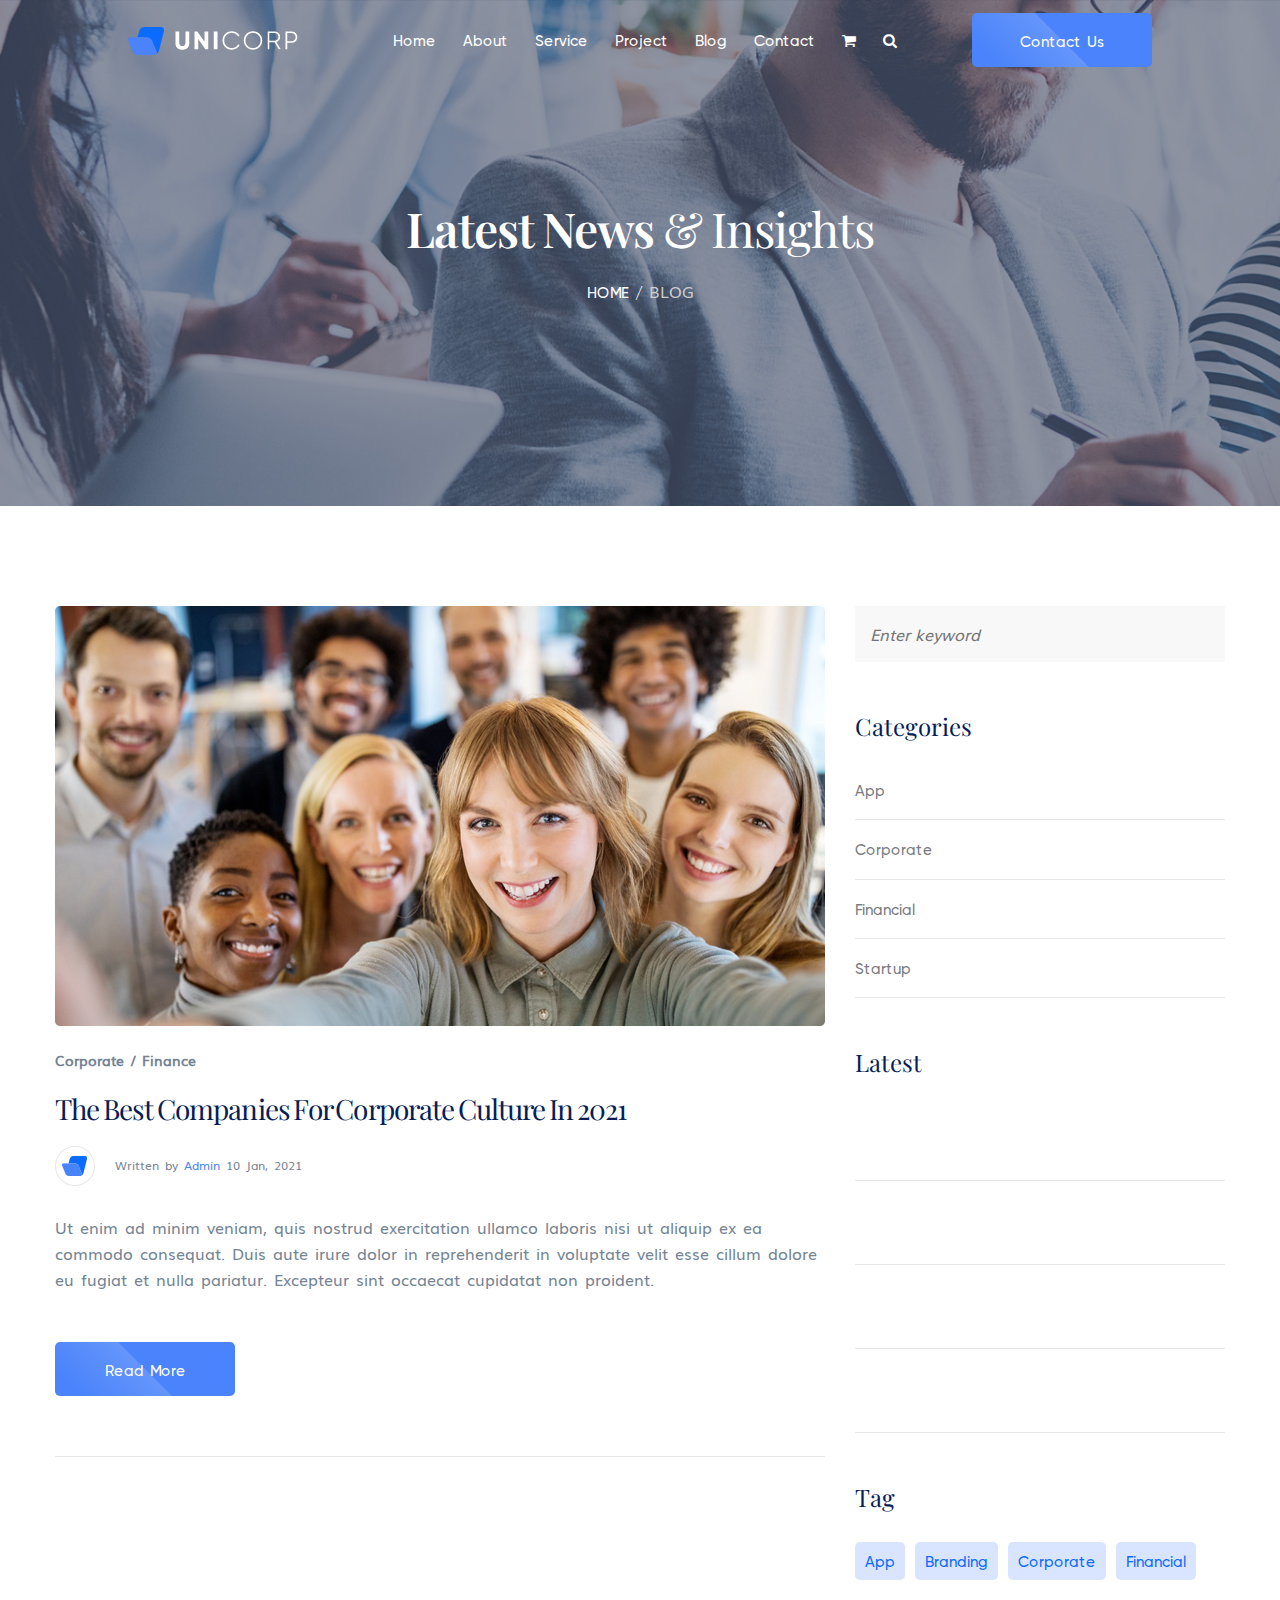
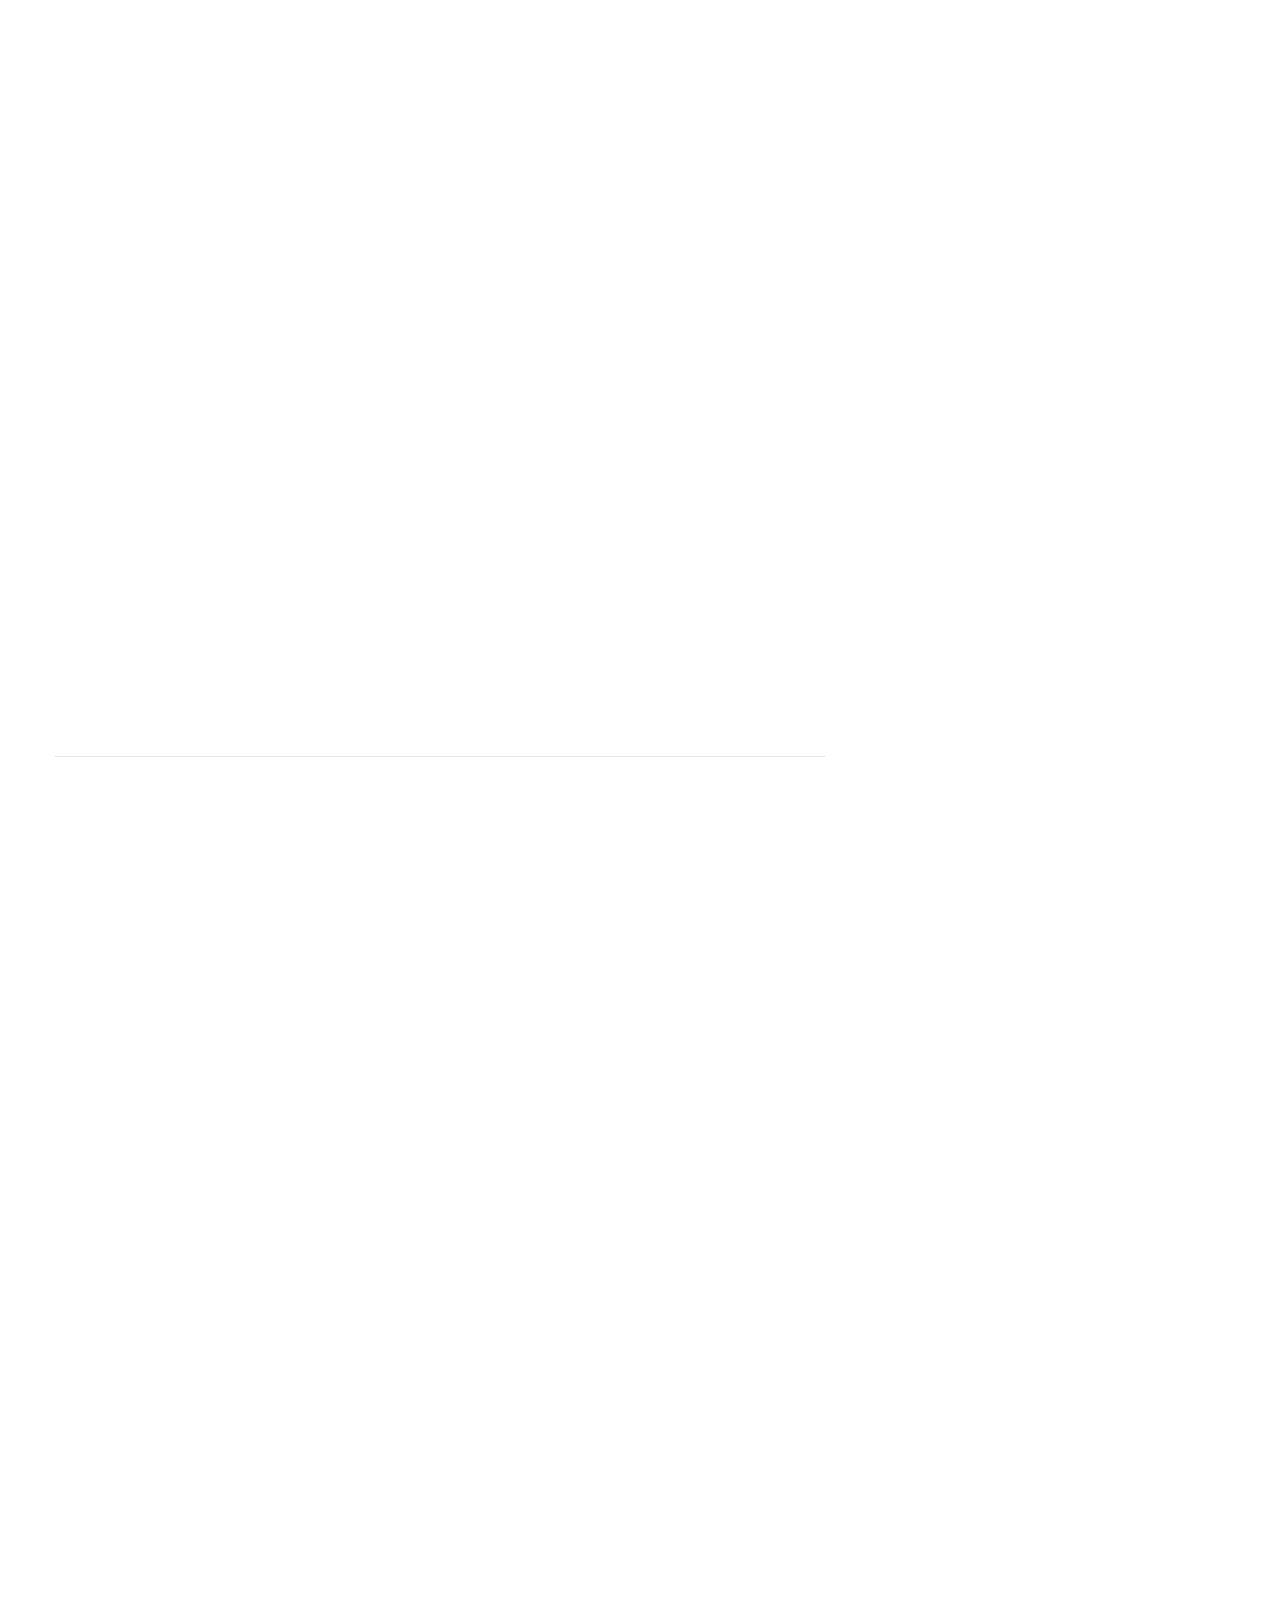
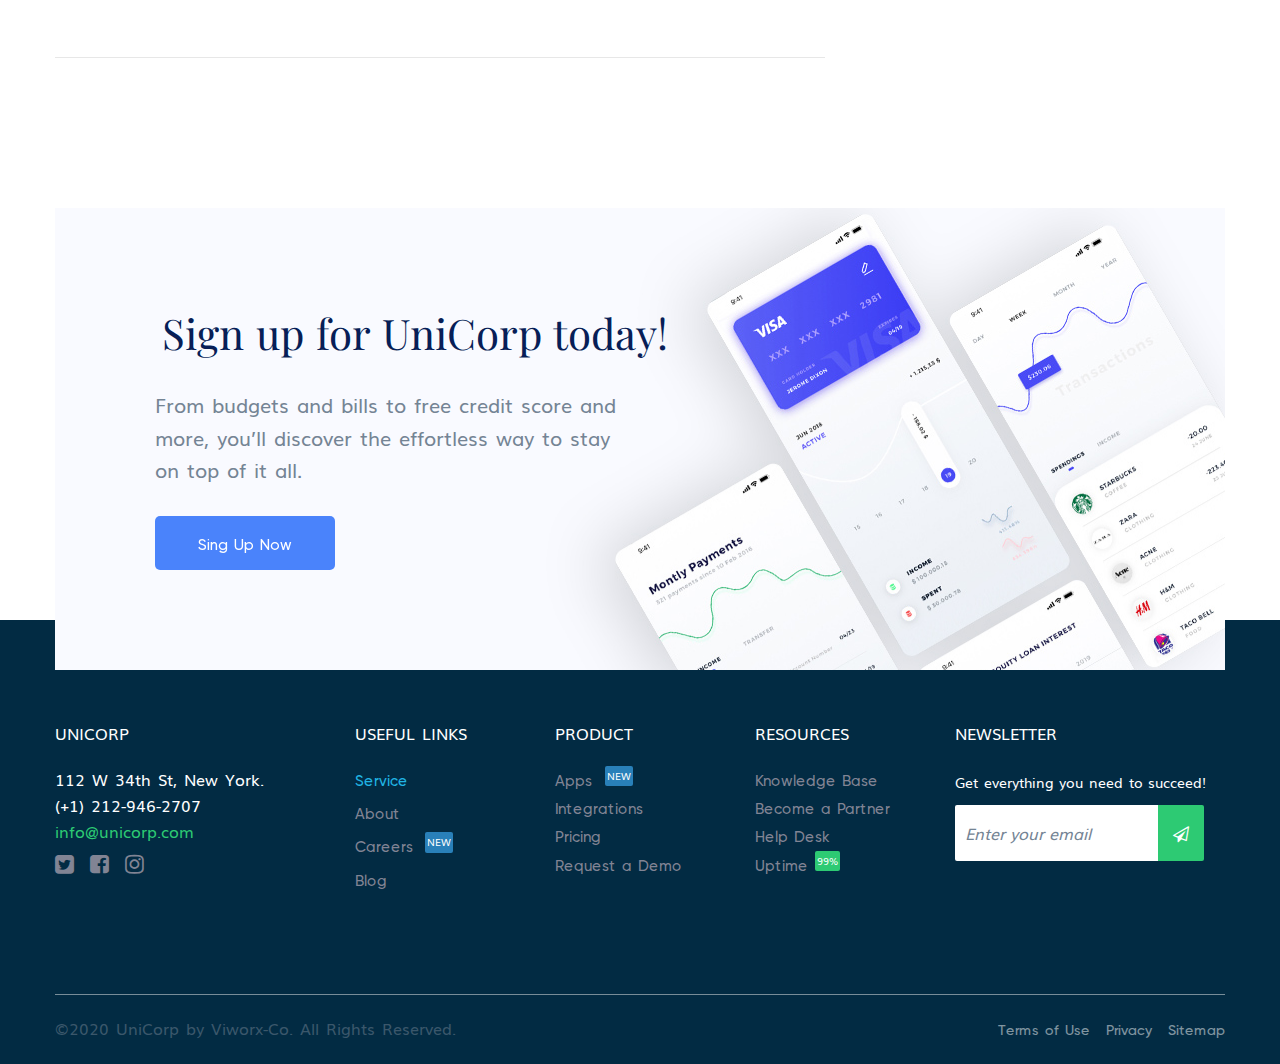
<file: blog.html>
<!DOCTYPE html>
<html lang="en">
<head>
    <meta charset="UTF-8">
    <meta http-equiv="X-UA-Compatible" content="IE=edge">
    <meta name="viewport" content="width=device-width, initial-scale=1.0">
    <title>Blog</title>
    <link rel="stylesheet" href="assets/css/animate.css">
    <link rel="stylesheet" href="assets/css/bootstrap.min.css">
    <link rel="stylesheet" href="assets/css/font-awesome.min.css">
    <link rel="stylesheet" href="assets/css/owl.carousel.min.css">
    <link rel="stylesheet" href="assets/css/owl.theme.default.min.css">
    <link rel="stylesheet" href="assets/css/unicorp-icon.css">
    <link rel="stylesheet" href="style.css">
</head>
<body>
    <!-- wrapper -->
    <div class="wrapper">
        <!-- loading -->
        <ul class="loading">
            <li class="line">

            </li>
            <li class="line">
                
            </li>
            <li class="line">
                
            </li>
            <li class="line">
                
            </li>
            <li class="line">
                
            </li>
            <li class="line">
                
            </li>
            <li class="line">
                
            </li>
        </ul>
        <!-- header -->
        <header class="header">
            <div class="navigation">
                <div class="logo">
                    <img src="assets/images/logo.png" alt="">
                </div>
                <div class="nav-bar">
                    <i class="fa fa-bars"></i>
                </div>
                <div class="menu">
                    <ul class="list-item">
                        <li class="item"><a href="https://daohien.github.io/project-unicorp/index.html" class="simple-link">Home</a></li>
                        <li class="item"><a href="https://daohien.github.io/project-unicorp/about-us.html" class="simple-link">About</a></li>
                        <li class="item"><a href="https://daohien.github.io/project-unicorp/service.html" class="simple-link">Service</a></li>
                        <li class="item"><a href="https://daohien.github.io/project-unicorp/project.html" class="simple-link">Project</a></li>
                        <li class="item"><a href="https://daohien.github.io/project-unicorp/blog.html" class="simple-link">Blog</a></li>
                        <li class="item"><a href="https://daohien.github.io/project-unicorp/contact.html" class="simple-link">Contact</a></li>
                        <li class="item">
                            <a href="" class="simple-link">
                                <i class="fa fa-shopping-cart"></i>
                            </a>
                        </li>
                        <li class="item">
                            <a href="" class="simple-link">
                                <i class="fa fa-search"></i>
                            </a>
                        </li>
                    </ul>
                </div>
                <div class="contact-us">
                    <a href="" class="simple-link">Contact Us</a>
                </div>
            </div>
        </header>
        <!-- slider -->
        <div class="slider style-02 slider-blog">
            <div class="slide">
                <div class="slide-wrapper">
                    <h2 class="heading">
                        <span>Latest News</span> & Insights
                    </h2>
                    <div class="back-page">
                        <span>
                            <a href="https://daohien.github.io/project-unicorp/index.html" class="simple-link">    
                                HOME  / 
                            </a>
                        </span>
                        <span>BLOG</span>
                    </div>
                </div>
            </div>
        </div>
        <!-- post -->
        <section class="post">
            <div class="container">
                <div class="row">
                    <div class="col-md-8 col-sm-12">
                        <div class="post-wrapper">
                            <div class="item">
                                <div class="wow fadeInUp" data-wow-duration="1s">
                                    <div class="thumbnail">
                                        <img src="assets/images/post01.jpg" alt="">
                                    </div>
                                    <div class="category">
                                        <span>Corporate / Finance</span>
                                    </div>
                                    <h2 class="heading">
                                        The Best Companies For Corporate Culture In 2021
                                    </h2>
                                    <div class="date">
                                        <div class="icon-post">
                                            <img src="assets/images/icon-blog.png" alt="">
                                        </div>
                                        <div class="author">
                                            Written by <span>Admin</span> 10 Jan, 2021
                                        </div>
                                    </div>
                                    <div class="desc">
                                        <p>Ut enim ad minim veniam, quis nostrud exercitation ullamco laboris nisi ut aliquip ex ea commodo consequat. Duis aute irure dolor in reprehenderit in voluptate velit esse cillum dolore eu fugiat et nulla pariatur. Excepteur sint occaecat cupidatat non proident.</p>
                                    </div>
                                    <div class="button">
                                        <a href="" class="simple-link">Read More</a>
                                    </div>
                                </div>
                            </div>
                            <div class="item">
                                <div class="wow fadeInUp" data-wow-duration="1s" data-wow-delay="0.5s">
                                    <div class="thumbnail">
                                        <img src="assets/images/post02.jpg" alt="">
                                    </div>
                                    <div class="category">
                                        <span>Corporate / Startup</span>
                                    </div>
                                    <h2 class="heading">
                                        Corporate Wellness Trends To Watch For In The New Year
                                    </h2>
                                    <div class="date">
                                        <div class="icon-post">
                                            <img src="assets/images/icon-blog.png" alt="">
                                        </div>
                                        <div class="author">
                                            Written by <span>Admin</span> 10 Jan, 2021
                                        </div>
                                    </div>
                                    <div class="desc">
                                        <p>Ut enim ad minim veniam, quis nostrud exercitation ullamco laboris nisi ut aliquip ex ea commodo consequat. Duis aute irure dolor in reprehenderit in voluptate velit esse cillum dolore eu fugiat et nulla pariatur. Excepteur sint occaecat cupidatat non proident.</p>
                                    </div>
                                    <div class="button">
                                        <a href="" class="simple-link">Read More</a>
                                    </div>
                                </div>
                            </div>
                            <div class="item">
                                <div class="wow fadeInUp" data-wow-duration="1s" data-wow-delay="0.75s">
                                    <div class="thumbnail">
                                        <img src="assets/images/post03.jpg" alt="">
                                    </div>
                                    <div class="category">
                                        <span>Corporate / Marketing</span>
                                    </div>
                                    <h2 class="heading">
                                        10 Corporate Social Responsibility Trends To Follow In 2021
                                    </h2>
                                    <div class="date">
                                        <div class="icon-post">
                                            <img src="assets/images/icon-blog.png" alt="">
                                        </div>
                                        <div class="author">
                                            Written by <span>Admin</span> 10 Jan, 2021
                                        </div>
                                    </div>
                                    <div class="desc">
                                        <p>Ut enim ad minim veniam, quis nostrud exercitation ullamco laboris nisi ut aliquip ex ea commodo consequat. Duis aute irure dolor in reprehenderit in voluptate velit esse cillum dolore eu fugiat et nulla pariatur. Excepteur sint occaecat cupidatat non proident.</p>
                                    </div>
                                    <div class="button">
                                        <a href="" class="simple-link">Read More</a>
                                    </div>
                                </div>
                            </div>
                        </div>
                    </div>
                    <div class="col-md-4 col-sm-12">
                        <div class="side-bar">
                            <div class="search">
                                <input type="text"placeholder="Enter keyword">
                            </div>
                            <div class="categories">
                                <h4 class="heading">Categories</h4>
                                <ul class="list">
                                    <li class="item">
                                        <a href="" class="simple-link">
                                            <span>App</span>
                                        </a>
                                    </li>
                                    <li class="item">
                                       <a href="" class="simple-link">
                                            <span>Corporate</span>
                                       </a>
                                    </li>
                                    <li class="item">
                                        <a href="" class="simple-link">
                                            <span>Financial</span>
                                        </a>
                                    </li>
                                    <li class="item">
                                        <a href="" class="simple-link">
                                            <span>Startup </span>
                                        </a>
                                    </li>
                                </ul>
                            </div>
                            <div class="last-post">
                                <h4 class="heading">Latest </h4> 
                                <ul class="list">
                                    <li class="item">
                                        <div class="wow fadeInUp"data-wow-duration="1s">
                                            <div class="desc">
                                                <span>Startup</span>
                                            </div>
                                            <div class="heading">
                                                <a href="" class="simple-link">
                                                    Growing An All-Star Startup Team
                                                </a>
                                            </div>
                                        </div>
                                    </li>
                                    <li class="item">
                                        <div class="wow fadeInUp" data-wow-duration="1s" data-wow-delay="0.5s">
                                            <div class="desc">
                                                <span>Marketing</span>
                                            </div>
                                            <div class="heading">
                                                <a href="" class="simple-link">
                                                    Steve Jobs — A Marketing Genius
                                                </a>
                                            </div>
                                        </div>
                                    </li>
                                    <li class="item">
                                        <div class="wow fadeInUp" data-wow-duration="1s" data-wow-delay="0.75s">
                                            <div class="desc">
                                                <span>Corporate</span>
                                            </div>
                                            <div class="heading">
                                                <a href="" class="simple-link">
                                                    How To Find A Corporate Mentor
                                                </a>
                                            </div>
                                        </div>
                                    </li>
                                    <li class="item">
                                        <div class="wow fadeInUp" data-wow-duration="1s" data-wow-delay="1s">
                                            <div class="desc">
                                                <span>Financial</span>
                                            </div>
                                            <div class="heading">
                                                <a href="" class="simple-link">
                                                    How NYC is Fueling Startup Success
                                                </a>
                                            </div>
                                        </div>
                                    </li>
                                </ul>
                            </div>
                            <div class="tag">
                                <h4 class="heading">
                                    Tag
                                </h4>
                                <ul class="list">
                                    <li class="item">
                                        <a href="" class="simple-link">
                                            App
                                        </a>
                                    </li>
                                    <li class="item">
                                        <a href="" class="simple-link">
                                            Branding
                                        </a>
                                    </li>
                                    <li class="item">
                                        <a href="" class="simple-link">
                                            Corporate
                                        </a>
                                    </li>
                                    <li class="item">
                                        <a href="" class="simple-link">
                                            Financial
                                        </a>
                                    </li>
                                </ul>
                            </div>
                        </div>
                    </div>
                </div>
            </div>
        </section>
        <!-- cta -->
        <section class="cta">
            <div class="container">
                <div class="row">
                    <div class="col-md-12">
                        <div class="cta-wrapper">
                            <div class="main-wrap">
                                <h3 class="heading">
                                    Sign up for UniCorp today! 
                                </h3>
                                <div class="desc">
                                    <p>From budgets and bills to free credit score and more, you’ll discover the effortless way to stay on top of it all.</p>
                                </div>
                                <div class="button">
                                    <a href="" class="simple-link">Sing Up Now</a>
                                </div>
                            </div>
                        </div>
                    </div>
                </div>
            </div>
        </section>
        <!-- footer -->
        <footer>
            <div class="container">
                <div class="row">
                    <div class="col-lg-3 col-md-6">
                        <div class="unicorp mg-bottom">
                            <div class="heading">
                                <span>UniCorp</span>
                            </div>
                            <div class="info">
                                <div class="address">
                                    <span>112 W 34th St, New York.</span>
                                </div>
                                <div class="phone">
                                    <span>(+1) 212-946-2707</span>
                                </div>
                                <div class="mail">
                                    <span>info@unicorp.com</span>
                                </div>
                                <div class="social">
                                    <a href="" class="simple-link">
                                        <i class="fa fa-twitter-square"></i>
                                    </a>
                                    <a href="" class="simple-link">
                                        <i class="fa fa-facebook-square"></i>
                                    </a>
                                    <a href="" class="simple-link">
                                        <i class="fa fa-instagram"></i>
                                    </a>
                                </div>
                            </div>
                        </div>
                    </div>
                    <div class="col-lg-2 col-md-6">
                        <div class="useful mg-bottom">
                            <div class="heading">               
                                    <span>Useful Links</span>
                            </div>
                            <ul class="info">
                                <li class="server">
                                    <a href="" class="simple-link">
                                        <span>Service</span>
                                    </a>
                                </li>
                                <li class="about">
                                    <a href="" class="simple-link">
                                        <span>About</span>
                                    </a>
                                </li>
                                <li class="careers">
                                    <a href="" class="simple-link">
                                        <span>Careers</span>
                                    </a>
                                </li>
                                <li class="blog">
                                    <a href="" class="simple-link">
                                        <span>Blog</span>
                                    </a>
                                </li>
                            </ul>
                        </div>
                    </div>
                    <div class="col-lg-2 col-md-6">
                        <div class="product mg-bottom">
                            <div class="heading">
                                <span>Product</span>
                            </div>
                            <ul class="info">
                                <li class="app">
                                    <a href="" class="simple-link">
                                        <span>Apps</span>
                                    </a>
                                </li>
                                <li class="integrations">
                                    <a href="" class="simple-link">
                                        <span>Integrations</span>
                                    </a>
                                </li>
                                <li class="price">
                                    <a href="" class="simple-link">
                                        <span>Pricing</span>
                                    </a>
                                </li>
                                <li class="request">
                                    <a href="" class="simple-link">
                                        <span>Request a Demo</span>
                                    </a>
                                </li>
                            </ul>
                        </div>
                    </div>
                    <div class="col-lg-2 col-md-6">
                        <div class="resources mg-bottom">
                            <div class="heading">
                                <span>Resources</span>
                            </div>
                            <ul class="info">
                                <li class="knowledge">
                                    <a href="" class="simple-link">
                                        <span>Knowledge Base</span>
                                    </a>
                                </li>
                                <li class="partner">
                                    <a href="" class="simple-link">
                                        <span>Become a Partner</span>
                                    </a>
                                </li>
                                <li class="desk">
                                    <a href="" class="simple-link">
                                        <span>Help Desk</span>
                                    </a>
                                </li>
                                <li class="uptime">
                                    <a href="" class="simple-link">
                                        <span>Uptime</span>
                                    </a>
                                </li>
                            </ul>
                        </div>
                    </div>
                    <div class="col-lg-3 col-md-6">
                        <div class="newsletter">
                            <div class="heading">
                                <span>Newsletter</span>
                            </div>
                            <div class="sub-heading">
                                <span>Get everything you need to succeed!</span>
                            </div>
                            <div class="input-search">
                                <input type="text" placeholder="Enter your email">
                                <button type="submit">
                                    <i class="fa fa-paper-plane-o"></i>
                                </button>
                            </div>  
                        </div>
                    </div>
                    <div class="col-md-12">
                        <div class="copy-right">
                            <div class="copy-right_left">
                                <span>©2020 UniCorp by Viworx-Co. All Rights Reserved.</span>
                            </div>
                            <div class="copy-right_right">
                                <a href="" class="simple-link">
                                    <span>Terms of Use</span>
                                </a>
                                <a href="" class="simple-link">
                                    <span>Privacy</span>
                                </a>
                                <a href="" class="simple-link">
                                    <span>Sitemap</span>
                                </a>
                            </div>
                        </div>
                    </div>
                </div>
            </div>
        </footer>
    </div>
    <script src="assets/js/jquery-3.5.1.min.js"></script>
    <script src="assets/js/bootstrap.min.js"></script>
    <script src="assets/js/owl.carousel.min.js"></script>
    <script src="assets/js/wow.min.js"></script>
    <script src="assets/js/main.js"></script>
</body>
</html>
</file>
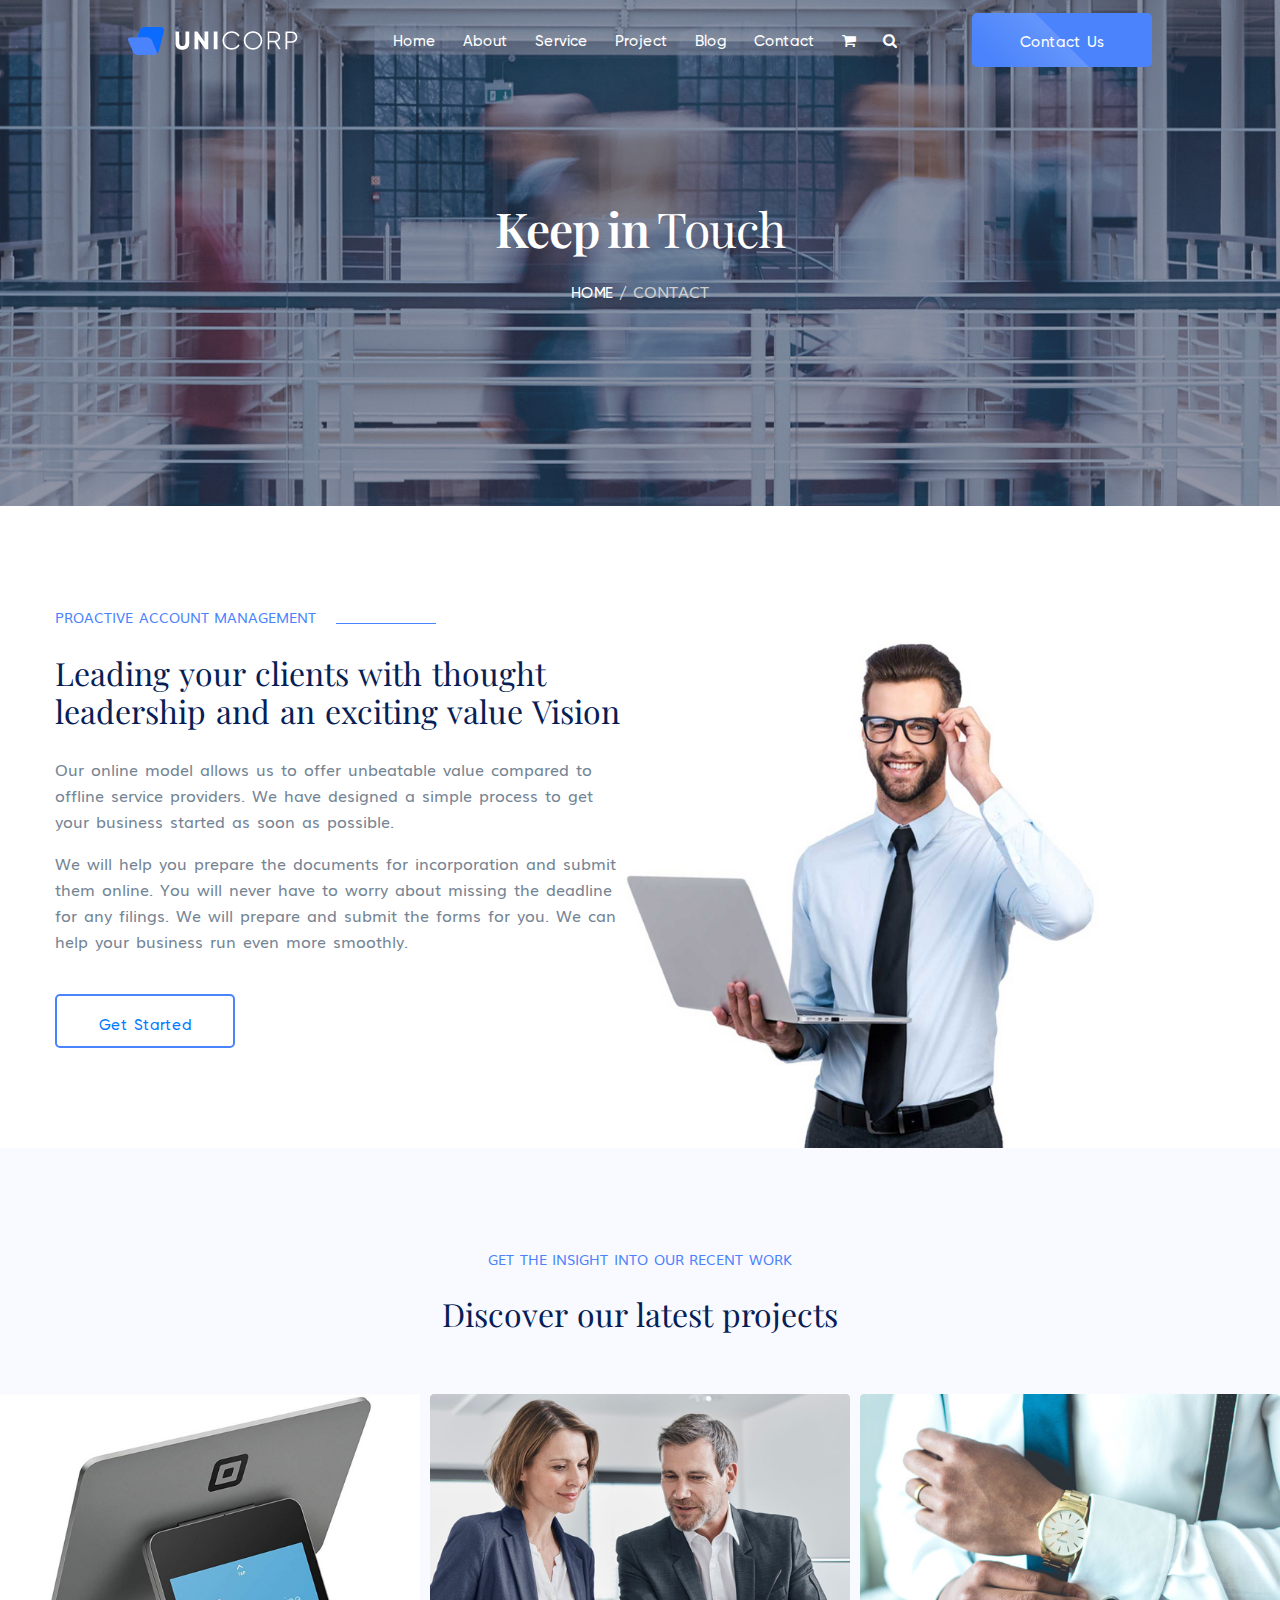
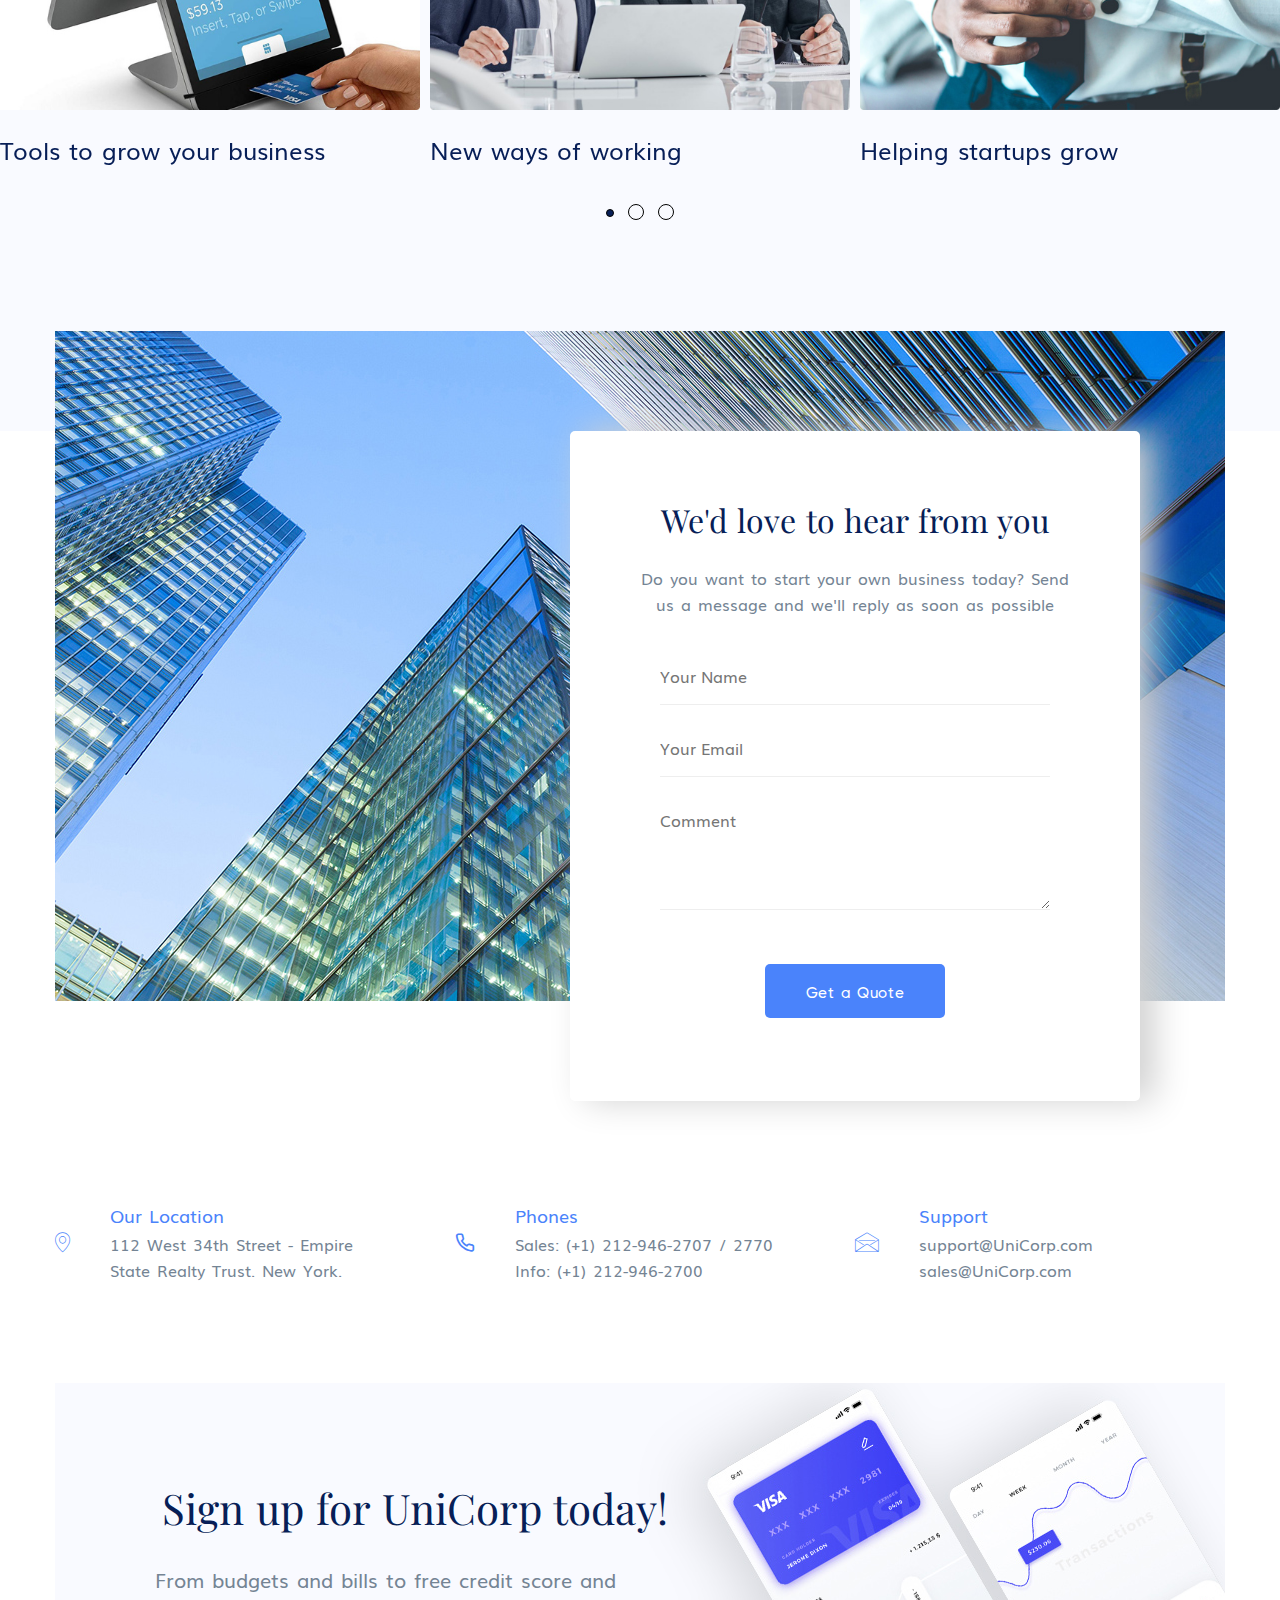
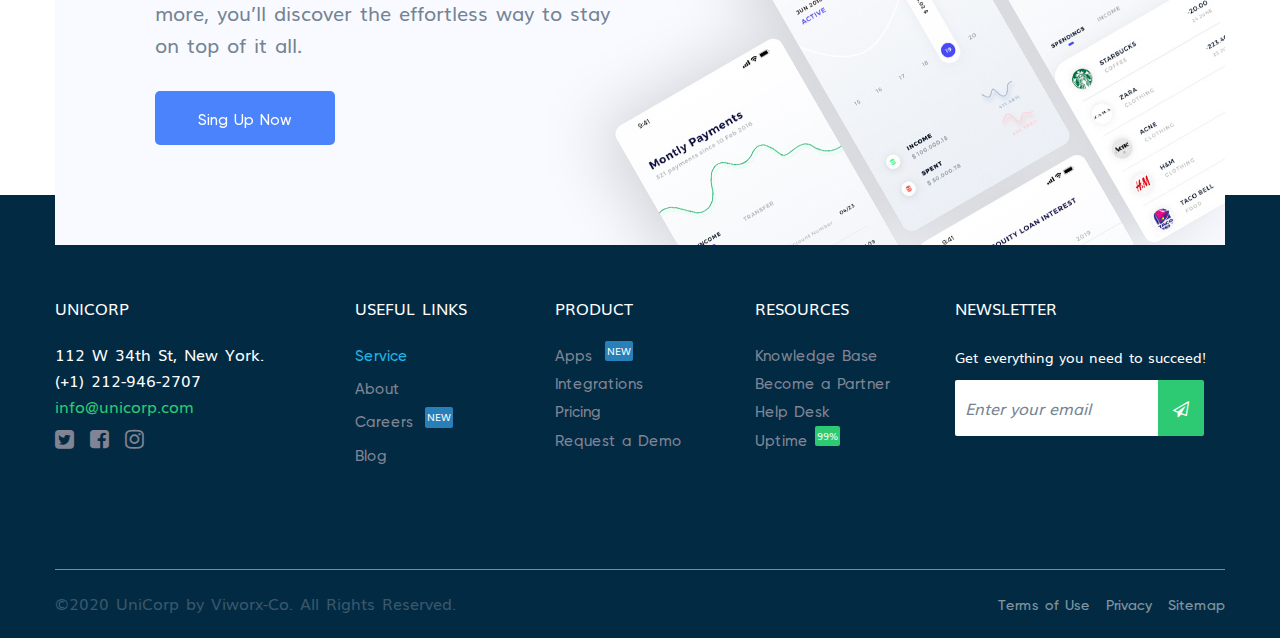
<file: contact.html>
<!DOCTYPE html>
<html lang="en">
<head>
    <meta charset="UTF-8">
    <meta http-equiv="X-UA-Compatible" content="IE=edge">
    <meta name="viewport" content="width=device-width, initial-scale=1.0">
    <title>Contact</title>
    <link rel="stylesheet" href="assets/css/animate.css">
    <link rel="stylesheet" href="assets/css/bootstrap.min.css">
    <link rel="stylesheet" href="assets/css/font-awesome.min.css">
    <link rel="stylesheet" href="assets/css/owl.carousel.min.css">
    <link rel="stylesheet" href="assets/css/owl.theme.default.min.css">
    <link rel="stylesheet" href="assets/css/contact.css">
    <link rel="stylesheet" href="style.css">
</head>
<body>
    <!-- wrapper -->
    <div class="wrapper">
        <!-- loading -->
        <ul class="loading">
            <li class="line">

            </li>
            <li class="line">
                
            </li>
            <li class="line">
                
            </li>
            <li class="line">
                
            </li>
            <li class="line">
                
            </li>
            <li class="line">
                
            </li>
            <li class="line">
                
            </li>
        </ul>
        <!-- header -->
        <header class="header">
            <div class="navigation">
                <div class="logo">
                    <img src="assets/images/logo.png" alt="">
                </div>
                <div class="nav-bar">
                    <i class="fa fa-bars"></i>
                </div>
                <div class="menu">
                    <ul class="list-item">
                        <li class="item"><a href="https://daohien.github.io/project-unicorp/index.html" class="simple-link">Home</a></li>
                        <li class="item"><a href="https://daohien.github.io/project-unicorp/about-us.html" class="simple-link">About</a></li>
                        <li class="item"><a href="https://daohien.github.io/project-unicorp/service.html" class="simple-link">Service</a></li>
                        <li class="item"><a href="https://daohien.github.io/project-unicorp/project.html" class="simple-link">Project</a></li>
                        <li class="item"><a href="https://daohien.github.io/project-unicorp/blog.html" class="simple-link">Blog</a></li>
                        <li class="item"><a href="https://daohien.github.io/project-unicorp/contact.html" class="simple-link">Contact</a></li>
                        <li class="item">
                            <a href="" class="simple-link">
                                <i class="fa fa-shopping-cart"></i>
                            </a>
                        </li>
                        <li class="item">
                            <a href="" class="simple-link">
                                <i class="fa fa-search"></i>
                            </a>
                        </li>
                    </ul>
                </div>
                <div class="contact-us">
                    <a href="" class="simple-link">Contact Us</a>
                </div>
            </div>
        </header>
        <!-- slider -->
        <div class="slider style-02 slider-contact">
            <div class="slide">
                <div class="slide-wrapper">
                    <h2 class="heading">
                        <span>Keep in</span> Touch
                    </h2>
                    <div class="back-page">
                        <span>
                            <a href="https://daohien.github.io/project-unicorp/index.html" class="simple-link">
                                HOME  / 
                            </a>
                        </span>
                        <span>CONTACT</span>
                    </div>
                </div>
            </div>
        </div>
        <section class="about-us style-03">
            <div class="container">
                <div class="row">
                    <div class="col-md-6">
                        <div class="about-us_main">
                            <div class="sub-heading">
                                <span>Proactive Account Management</span>
                            </div>
                            <h3 class="heading">
                                Leading your clients with thought leadership and an exciting value Vision
                            </h3>
                            <div class="desc">
                                <p>Our online model allows us to offer unbeatable value compared to offline service providers. We have designed a simple process to get your business started as soon as possible.</p>
                                <p>We will help you prepare the documents for incorporation and submit them online. You will never have to worry about missing the deadline for any filings. We will prepare and submit the forms for you. We can help your business run even more smoothly.</p>
                            </div>
                            <div class="button">
                                <a href="" class="simple-link">Get Started</a>
                            </div>
                        </div>
                    </div>
                </div>
            </div>
        </section>
        <!-- latest project -->
        <section class="latest">
            <div class="carousel">
                <div class="latest-main">
                    <div class="sub-heading">
                        <span>Get the insight into our recent work</span>
                    </div>
                    <h3 class="heading">
                        Discover our latest projects
                    </h3>
                </div>
                <div class="owl-carousel owl-theme" id="latest-carousel">
                    <div class="item">
                        <div class="project">
                            <img src="assets/images/project01-contact.jpg" alt="">
                            <div class="heading">
                                <span>Tools to grow your business</span>
                            </div>
                        </div>
                    </div>
                    <div class="item">
                        <div class="project">
                            <img src="assets/images/project02-contact.jpg" alt="">
                            <div class="heading">
                                <span>New ways of working</span>
                            </div>
                        </div>
                    </div>
                    <div class="item">
                        <div class="project">
                            <img src="assets/images/project03-contact.jpg" alt="">
                            <div class="heading">
                                <span>Helping startups grow</span>
                            </div>
                        </div>
                    </div>
                    <div class="item">
                        <div class="project">
                            <img src="assets/images/project01-contact.jpg" alt="">
                            <div class="heading">
                                <span>Tools to grow your business</span>
                            </div>
                        </div>
                    </div>
                    <div class="item">
                        <div class="project">
                            <img src="assets/images/project02-contact.jpg" alt="">
                            <div class="heading">
                                <span>New ways of working</span>
                            </div>
                        </div>
                    </div>
                    <div class="item">
                        <div class="project">
                            <img src="assets/images/project03-contact.jpg" alt="">
                            <div class="heading">
                                <span>Helping startups grow</span>
                            </div>
                        </div>
                    </div>
                    <div class="item">
                        <div class="project">
                            <img src="assets/images/project01-contact.jpg" alt="">
                            <div class="heading">
                                <span>Tools to grow your business</span>
                            </div>
                        </div>
                    </div>
                    <div class="item">
                        <div class="project">
                            <img src="assets/images/project02-contact.jpg" alt="">
                            <div class="heading">
                                <span>New ways of working</span>
                            </div>
                        </div>
                    </div>
                    <div class="item">
                        <div class="project">
                            <img src="assets/images/project03-contact.jpg" alt="">
                            <div class="heading">
                                <span>Helping startups grow</span>
                            </div>
                        </div>
                    </div>
                </div>
            </div>
        </section>
        <section class="form">
            <div class="container">
                <div class="row">
                    <div class="col-md-12">
                        <div class="form-table">
                            <div class="thumb">
                                <img src="assets/images/bgform-contact.jpg" alt="">
                            </div>
                            <div class="table">
                                <h3 class="heading">
                                    We'd love to hear from you
                                </h3>
                                <div class="desc">
                                    <p>Do you want to start your own business today? Send
                                        us a message and we'll reply as soon as possible</p>
                                </div>
                                <div class="label">
                                    <input type="text" placeholder="Your Name">
                                    <input type="text" placeholder="Your Email">
                                    <textarea class="subject" name="subject" placeholder="Comment"></textarea>
                                </div>
                                <div class="button">
                                    <a href="" class="simple-link">
                                        Get a Quote
                                    </a>
                                </div>
                            </div>
                        </div>
                    </div>
                </div>
            </div>
        </section>
        <!-- connect -->
        <section class="connect">
            <div class="container">
                <div class="row">
                    <div class="col-md-4">
                        <div class="information style-01">
                            <div class="icon-connect">
                                <i class="icon-location"></i>
                            </div>
                            <div class="info-wrap">
                                <div class="heading">
                                    <span>Our Location</span>
                                </div>
                                <div class="desc">
                                    <span>112 West 34th Street - Empire
                                        State Realty Trust. New York.</span>
                                </div>
                            </div>
                        </div>
                    </div>
                    <div class="col-md-4">
                        <div class="information">
                            <div class="icon-connect">
                                <i class="icon-phone"></i>
                            </div>
                            <div class="info-wrap">
                                <div class="heading">
                                    <span>Phones</span>
                                </div>
                                <div class="desc">
                                    <span>Sales: (+1) 212-946-2707 / 2770
                                        Info: (+1) 212-946-2700</span>
                                </div>
                            </div>
                        </div>
                    </div>
                    <div class="col-md-4">
                        <div class="information">
                            <div class="icon-connect">
                                <i class="icon-envelope"></i>
                            </div>
                            <div class="info-wrap">
                                <div class="heading">
                                    <span>Support</span>
                                </div>
                                <div class="desc">
                                    <span>support@UniCorp.com
                                        sales@UniCorp.com</span>
                                </div>
                            </div>
                        </div>
                    </div>
                </div>
            </div>
        </section>
         <!-- cta -->
        <section class="cta">
            <div class="container">
                <div class="row">
                    <div class="col-md-12">
                        <div class="cta-wrapper">
                            <div class="main-wrap">
                                <h3 class="heading">
                                    Sign up for UniCorp today! 
                                </h3>
                                <div class="desc">
                                    <p>From budgets and bills to free credit score and more, you’ll discover the effortless way to stay on top of it all.</p>
                                </div>
                                <div class="button">
                                    <a href="" class="simple-link">Sing Up Now</a>
                                </div>
                            </div>
                        </div>
                    </div>
                </div>
            </div>
        </section>
        <!-- footer -->
        <footer>
            <div class="container">
                <div class="row">
                    <div class="col-lg-3">
                        <div class="unicorp mg-bottom">
                            <div class="heading">
                                <span>UniCorp</span>
                            </div>
                            <div class="info">
                                <div class="address">
                                    <span>112 W 34th St, New York.</span>
                                </div>
                                <div class="phone">
                                    <span>(+1) 212-946-2707</span>
                                </div>
                                <div class="mail">
                                    <span>info@unicorp.com</span>
                                </div>
                                <div class="social">
                                    <a href="" class="simple-link">
                                        <i class="fa fa-twitter-square"></i>
                                    </a>
                                    <a href="" class="simple-link">
                                        <i class="fa fa-facebook-square"></i>
                                    </a>
                                    <a href="" class="simple-link">
                                        <i class="fa fa-instagram"></i>
                                    </a>
                                </div>
                            </div>
                        </div>
                    </div>
                    <div class="col-lg-2">
                        <div class="useful mg-bottom">
                            <div class="heading">               
                                    <span>Useful Links</span>
                            </div>
                            <ul class="info">
                                <li class="server">
                                    <a href="" class="simple-link">
                                        <span>Service</span>
                                    </a>
                                </li>
                                <li class="about">
                                    <a href="" class="simple-link">
                                        <span>About</span>
                                    </a>
                                </li>
                                <li class="careers">
                                    <a href="" class="simple-link">
                                        <span>Careers</span>
                                    </a>
                                </li>
                                <li class="blog">
                                    <a href="" class="simple-link">
                                        <span>Blog</span>
                                    </a>
                                </li>
                            </ul>
                        </div>
                    </div>
                    <div class="col-lg-2">
                        <div class="product mg-bottom">
                            <div class="heading">
                                <span>Product</span>
                            </div>
                            <ul class="info">
                                <li class="app">
                                    <a href="" class="simple-link">
                                        <span>Apps</span>
                                    </a>
                                </li>
                                <li class="integrations">
                                    <a href="" class="simple-link">
                                        <span>Integrations</span>
                                    </a>
                                </li>
                                <li class="price">
                                    <a href="" class="simple-link">
                                        <span>Pricing</span>
                                    </a>
                                </li>
                                <li class="request">
                                    <a href="" class="simple-link">
                                        <span>Request a Demo</span>
                                    </a>
                                </li>
                            </ul>
                        </div>
                    </div>
                    <div class="col-lg-2">
                        <div class="resources mg-bottom">
                            <div class="heading">
                                <span>Resources</span>
                            </div>
                            <ul class="info">
                                <li class="knowledge">
                                    <a href="" class="simple-link">
                                        <span>Knowledge Base</span>
                                    </a>
                                </li>
                                <li class="partner">
                                    <a href="" class="simple-link">
                                        <span>Become a Partner</span>
                                    </a>
                                </li>
                                <li class="desk">
                                    <a href="" class="simple-link">
                                        <span>Help Desk</span>
                                    </a>
                                </li>
                                <li class="uptime">
                                    <a href="" class="simple-link">
                                        <span>Uptime</span>
                                    </a>
                                </li>
                            </ul>
                        </div>
                    </div>
                    <div class="col-lg-3">
                        <div class="newsletter">
                            <div class="heading">
                                <span>Newsletter</span>
                            </div>
                            <div class="sub-heading">
                                <span>Get everything you need to succeed!</span>
                            </div>
                            <div class="input-search">
                                <input type="text" placeholder="Enter your email">
                                <button type="submit">
                                    <i class="fa fa-paper-plane-o"></i>
                                </button>
                            </div>  
                        </div>
                    </div>
                    <div class="col-md-12">
                        <div class="copy-right">
                            <div class="copy-right_left">
                                <span>©2020 UniCorp by Viworx-Co. All Rights Reserved.</span>
                            </div>
                            <div class="copy-right_right">
                                <a href="" class="simple-link">
                                    <span>Terms of Use</span>
                                </a>
                                <a href="" class="simple-link">
                                    <span>Privacy</span>
                                </a>
                                <a href="" class="simple-link">
                                    <span>Sitemap</span>
                                </a>
                            </div>
                        </div>
                    </div>
                </div>
            </div>
        </footer>
    </div>
    <script src="assets/js/jquery-3.5.1.min.js"></script>
    <script src="assets/js/bootstrap.min.js"></script>
    <script src="assets/js/owl.carousel.min.js"></script>
    <script src="assets/js/wow.min.js"></script>
    <script src="assets/js/main.js"></script> 
</body>
</html>
</file>
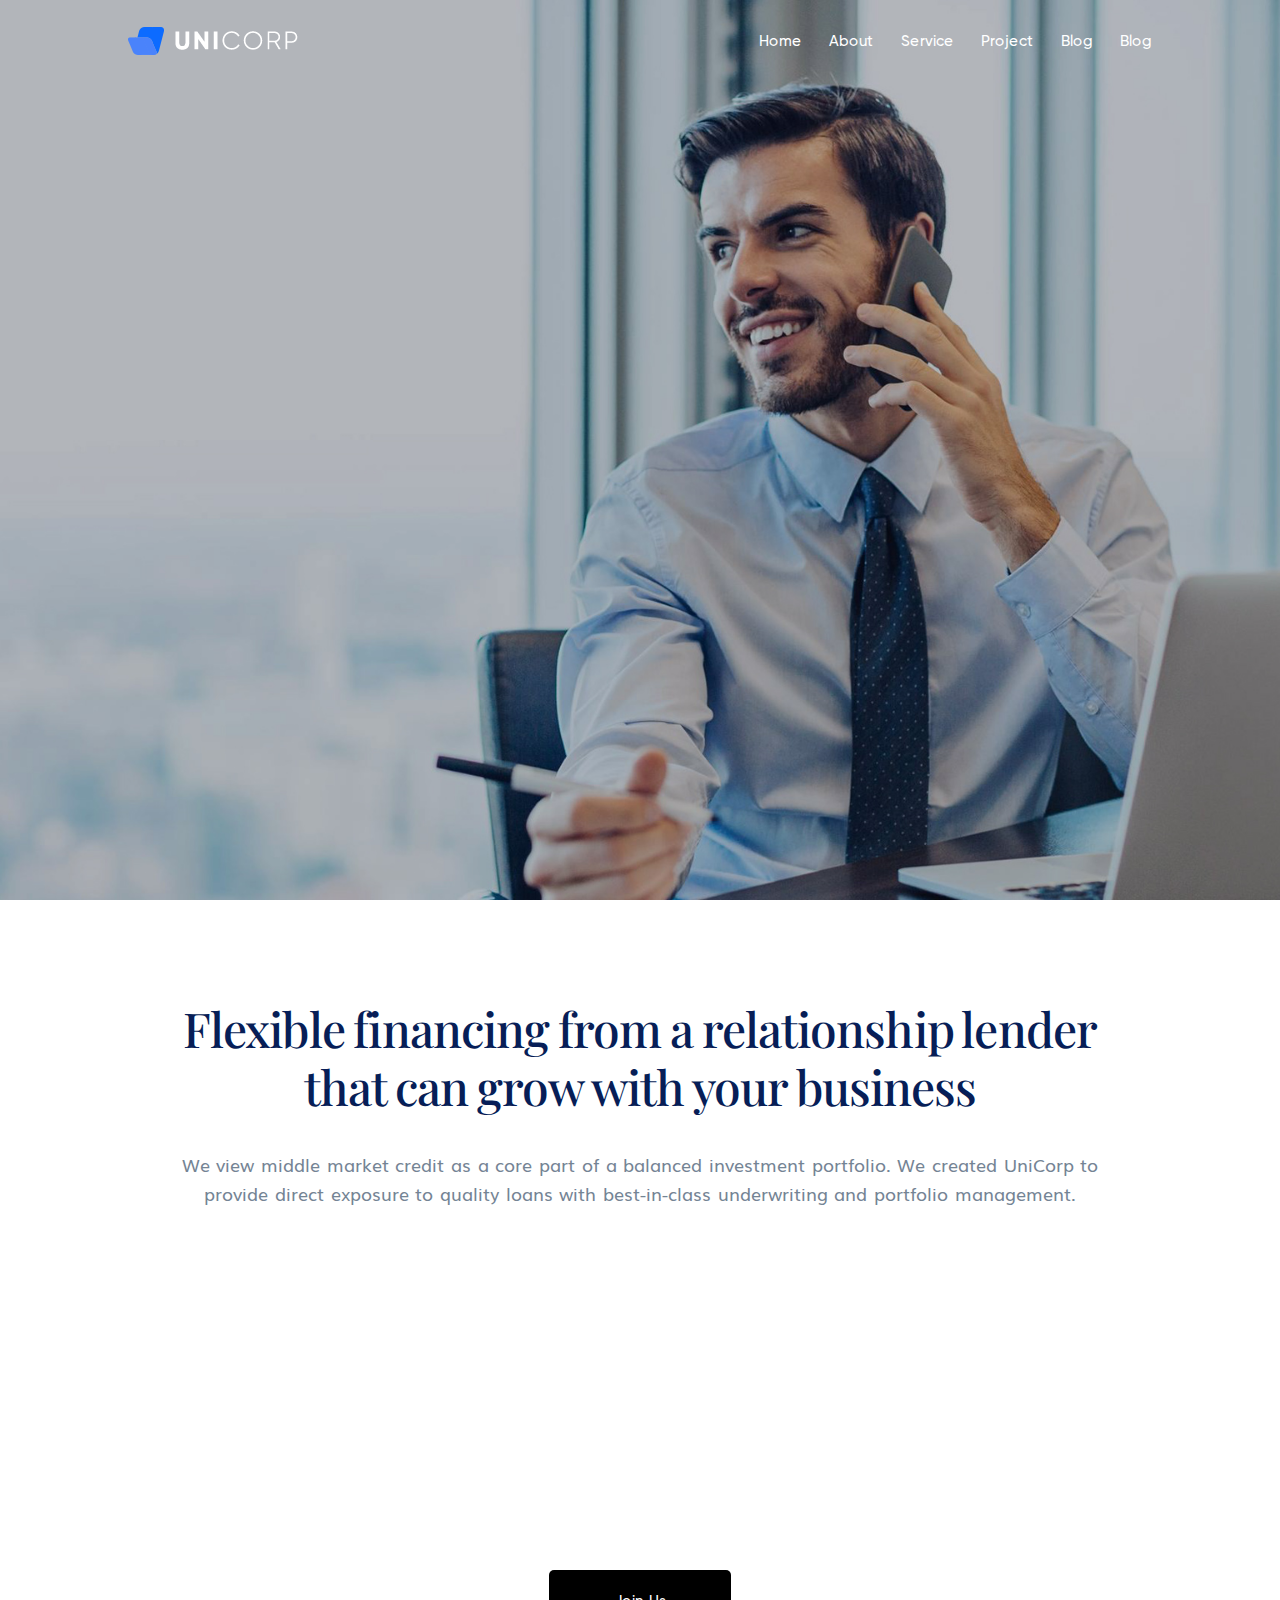
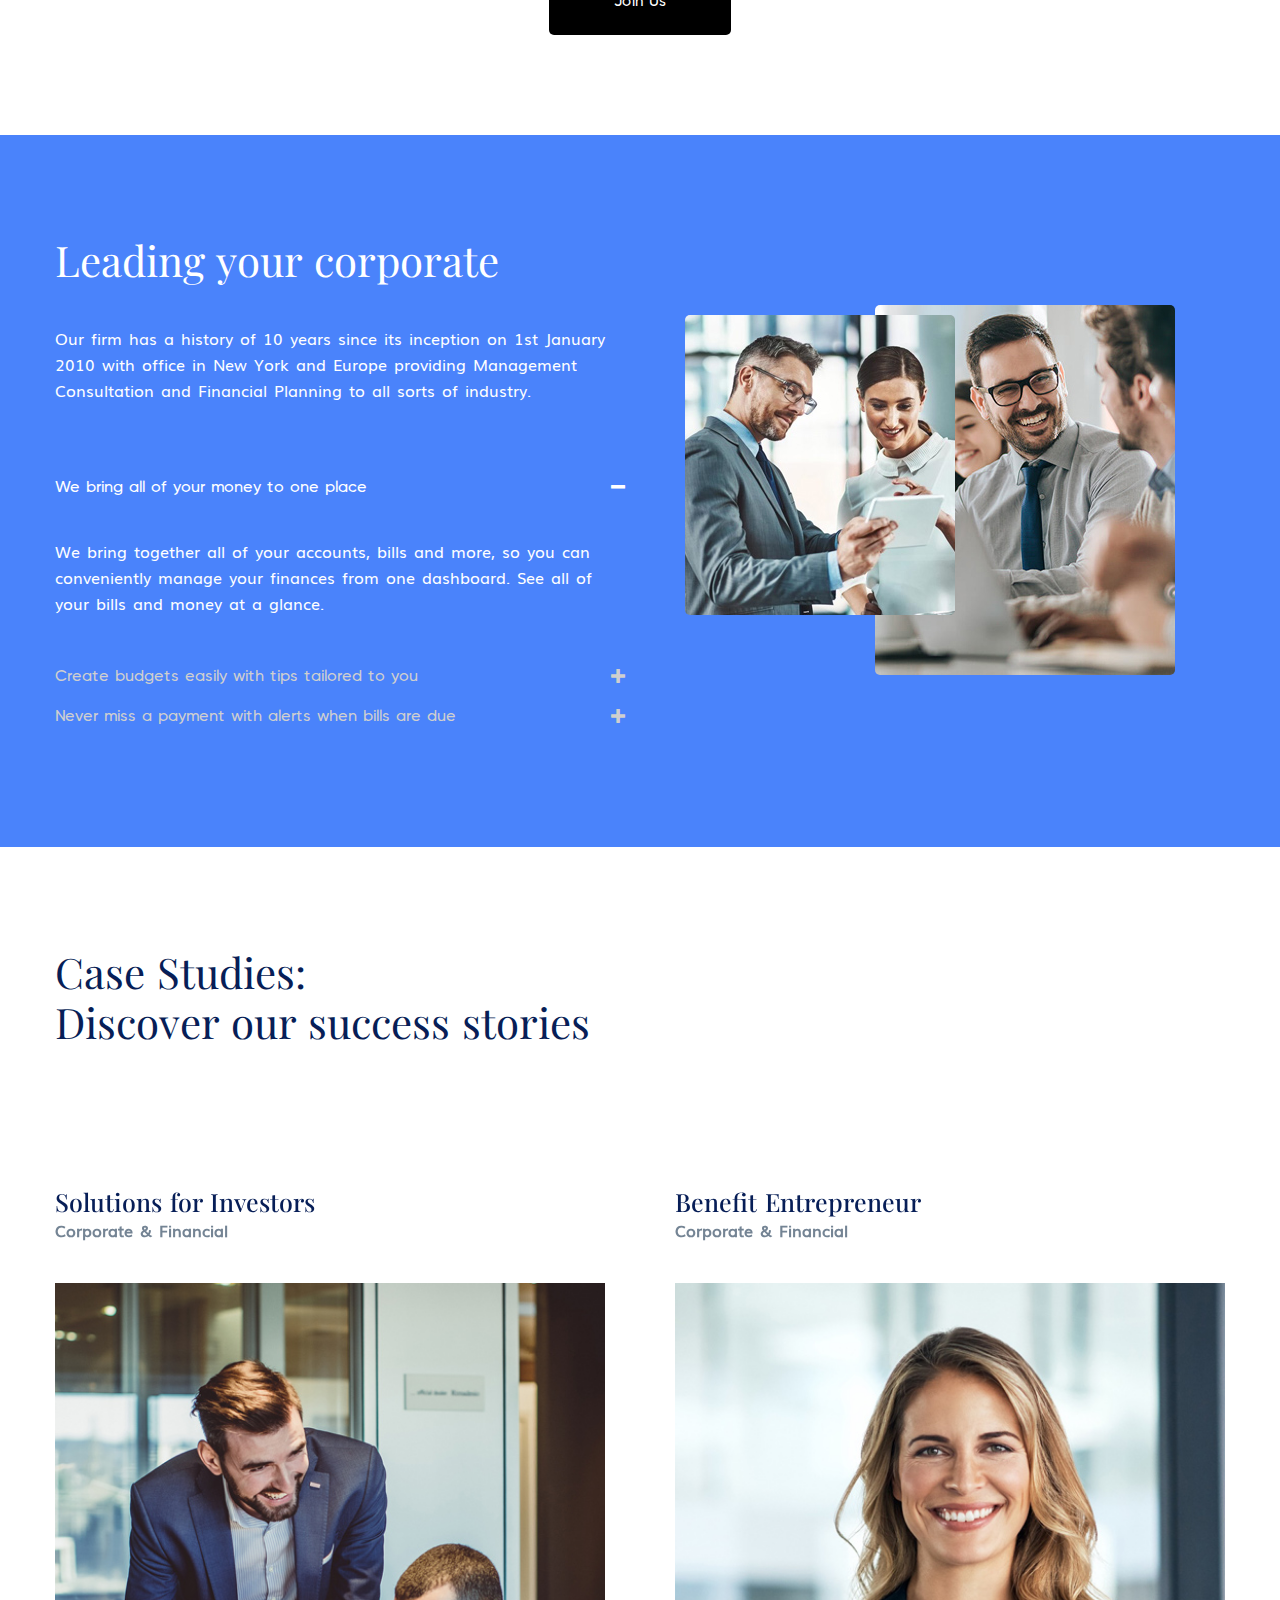
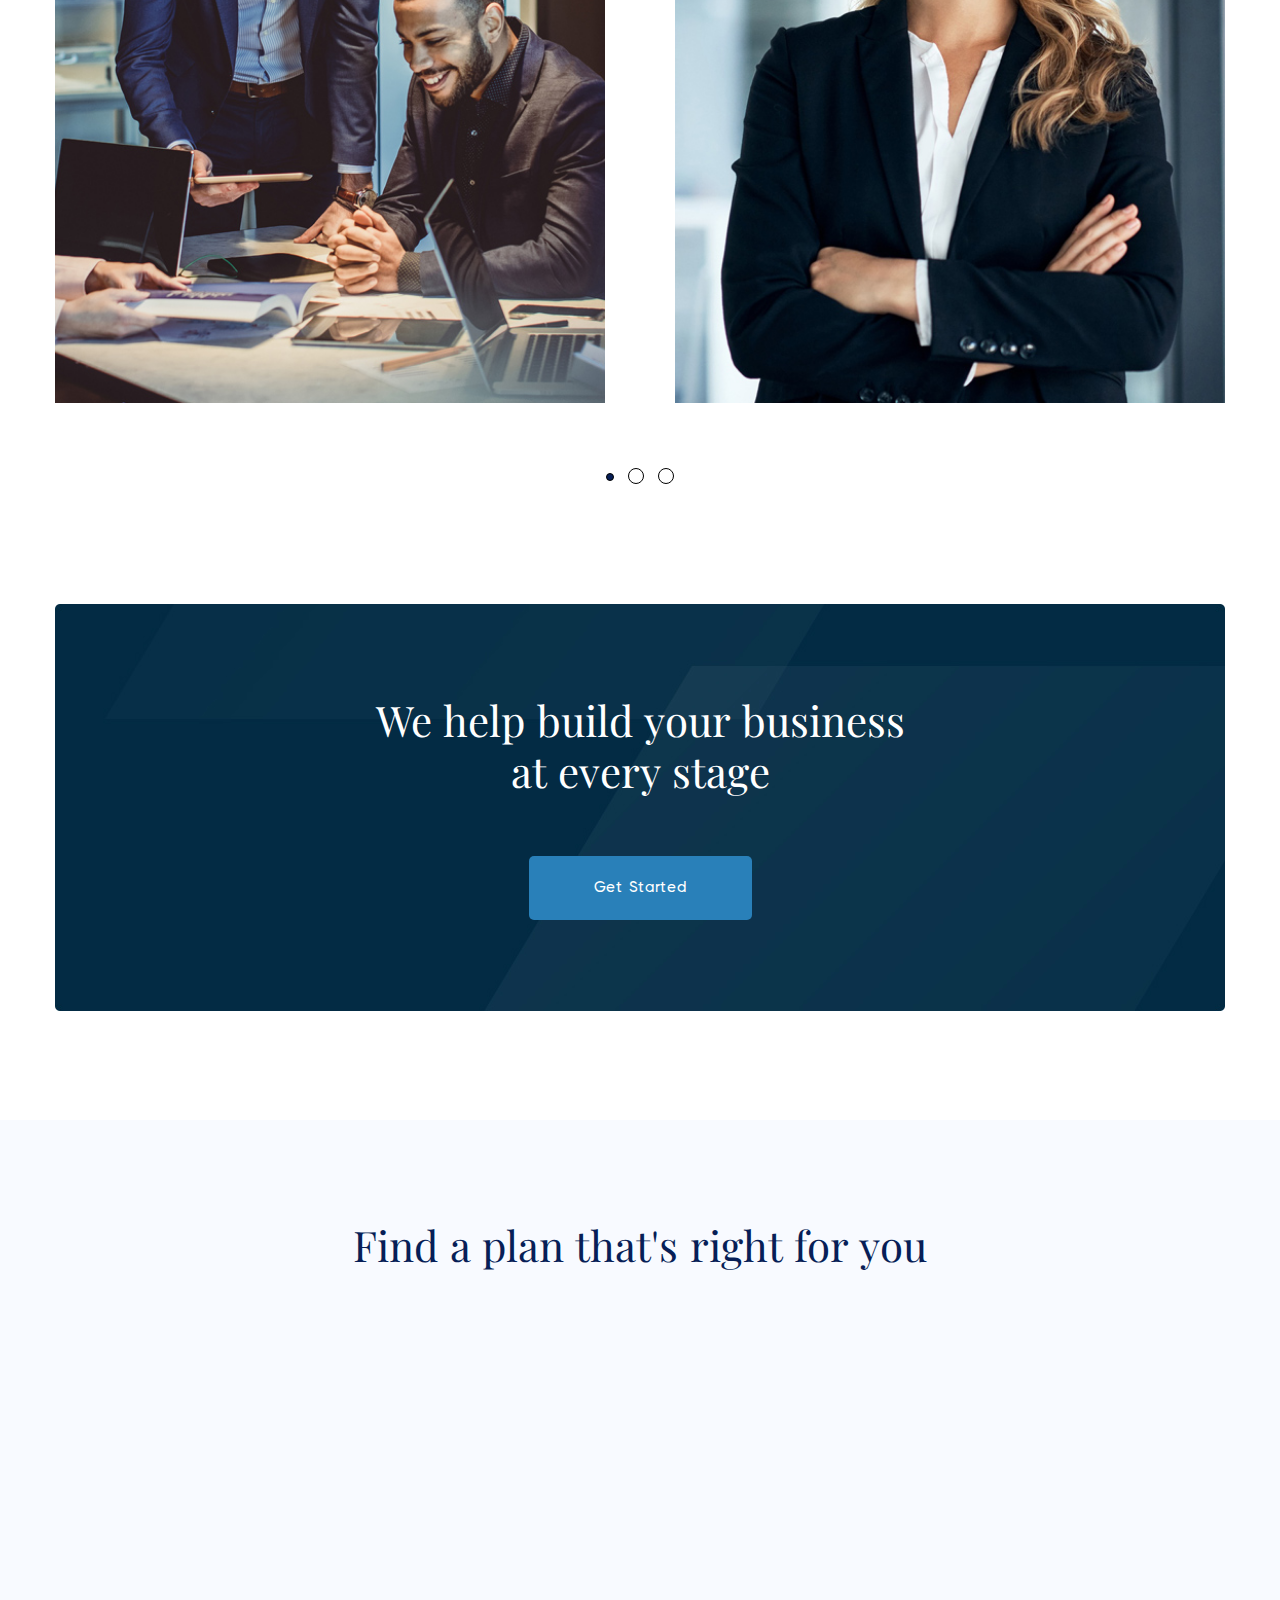
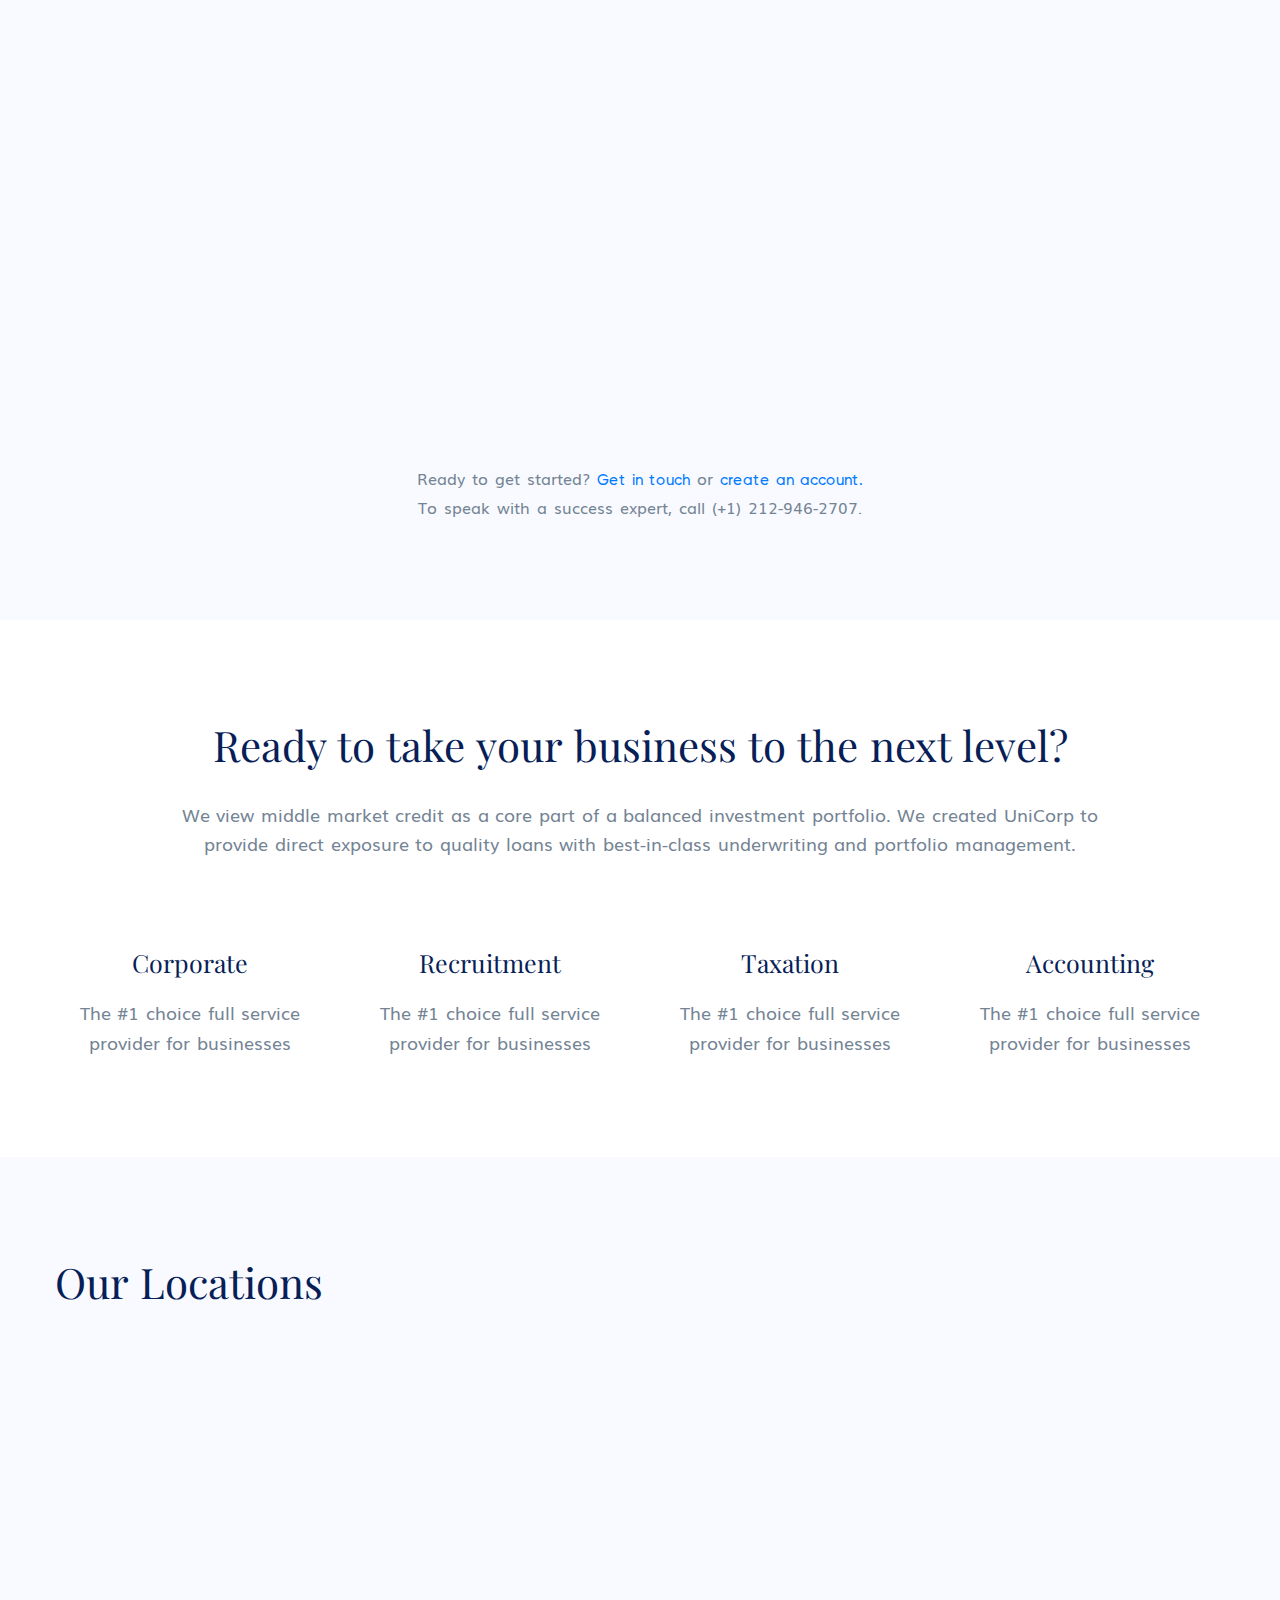
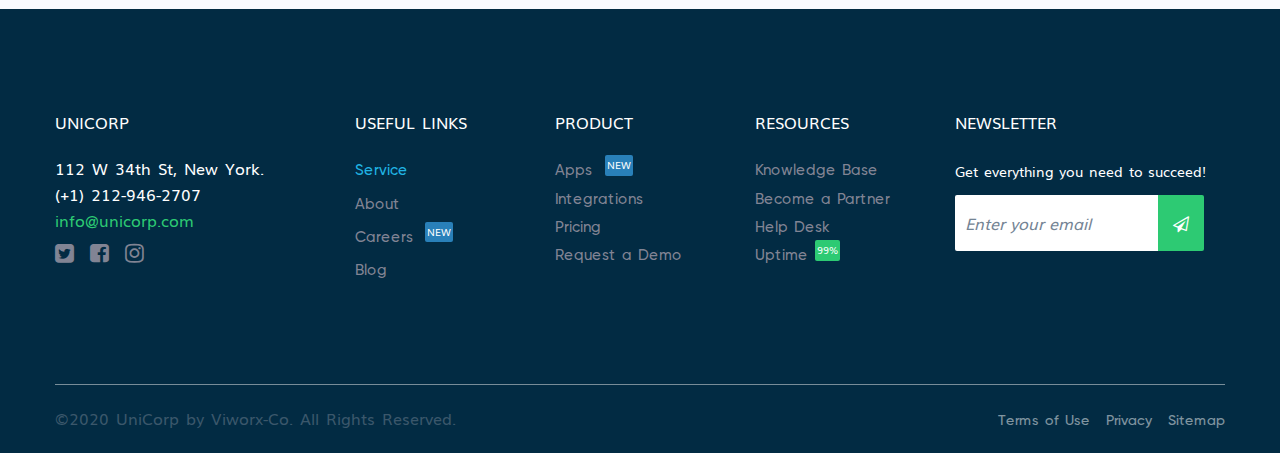
<file: home-corporate.html>
<!DOCTYPE html>
<html lang="en">
<head>
    <meta charset="UTF-8">
    <meta http-equiv="X-UA-Compatible" content="IE=edge">
    <meta name="viewport" content="width=device-width, initial-scale=1.0">
    <title>Home Corporate</title>
    <link rel="stylesheet" href="assets/css/animate.css">
    <link rel="stylesheet" href="assets/css/bootstrap.min.css">
    <link rel="stylesheet" href="assets/css/font-awesome.min.css">
    <link rel="stylesheet" href="assets/css/owl.carousel.min.css">
    <link rel="stylesheet" href="assets/css/owl.theme.default.min.css">
    <link rel="stylesheet" href="assets/css/unicorp-icon.css">
    <link rel="stylesheet" href="style.css">
</head>
<body>
    <!-- wrapper -->
    <div class="wrapper">
        <!-- header -->
        <header class="header">
            <div class="navigation">
                <div class="logo">
                    <img src="assets/images/logo.png" alt="">
                </div>
                <div class="nav-bar">
                    <i class="fa fa-bars"></i>
                </div>
                <div class="menu">
                    <ul class="list-item">
                        <li class="item"><a href="https://daohien.github.io/project-unicorp/home-corporate.html" class="simple-link">Home</a></li>
                        <li class="item"><a href="https://daohien.github.io/project-unicorp/about-us.html" class="simple-link">About</a></li>
                        <li class="item"><a href="https://daohien.github.io/project-unicorp/service.html" class="simple-link">Service</a></li>
                        <li class="item"><a href="https://daohien.github.io/project-unicorp/project.html" class="simple-link">Project</a></li>
                        <li class="item"><a href="https://daohien.github.io/project-unicorp/blog.html" class="simple-link">Blog</a></li>
                        <li class="item"><a href="https://daohien.github.io/project-unicorp/contact.html" class="simple-link">Blog</a></li>
                        <!-- <li class="item">
                            <a href="" class="simple-link">
                                <i class="fa fa-shopping-cart"></i>
                            </a>
                        </li>
                        <li class="item">
                            <a href="" class="simple-link">
                                <i class="fa fa-search"></i>
                            </a>
                        </li> -->
                    </ul>
                </div>
            </div>
        </header>
        <!-- slider -->
        <div class="slider style-01">
            <div class="slides">
                <ul>
                    <li class="slide active">
                        <div class="thumbnail">
                            <img src="assets/images/slider_01.jpg" alt="">
                        </div>
                        <div class="content-wrap">
                            <div class="info">
                                <span>We offer corporate and business ideas</span>
                            </div>
                            <h2 class="heading">
                                <span>Corporate and financial solutions</span>
                            </h2>
                            <div class="sub-heading">
                                <span>We offer company registration, accounting, taxation, corporate
                                    secretarial, immigration and insurance services.</span>
                            </div>
                            <a href="" class="simple-link">
                                Get Started
                            </a>
                        </div>
                    </li>
                    <li class="slide">
                        <div class="thumbnail">
                            <img src="assets/images/slider-02.jpg" alt="">
                        </div>
                        <div class="content-wrap">
                            <div class="info">
                                <span>We offer corporate and business ideas</span>
                            </div>
                            <h2 class="heading">
                                <span>Corporate and financial solutions</span>
                            </h2>
                            <div class="sub-heading">
                                <span>We offer company registration, accounting, taxation, corporate
                                    secretarial, immigration and insurance services.</span>
                            </div>
                            <a href="" class="simple-link">
                                Get Started
                            </a>
                        </div>
                    </li>
                    <li class="slide">
                        <div class="thumbnail">
                            <img src="assets/images/slider_03.jpg" alt="">
                        </div>
                        <div class="content-wrap">
                            <div class="info">
                                <span>We offer corporate and business ideas</span>
                            </div>
                            <h2 class="heading">
                                <span>Corporate and financial solutions</span>
                            </h2>
                            <div class="sub-heading">
                                <span>We offer company registration, accounting, taxation, corporate
                                    secretarial, immigration and insurance services.</span>
                            </div>
                            <a href="" class="simple-link">
                                Get Started
                            </a>
                        </div>
                    </li>
                </ul>
            </div>
        </div>
        <!-- counter -->
        <section class="counter style-01">
            <div class="container">
                <div class="row">
                    <div class="col-md-12">
                        <div class="heading-wrapper">
                            <h2 class="heading heading-style-01">
                                Flexible financing from a relationship lender that can grow with your business
                            </h2>
                            <div class="sub-heading">
                                <span>We view middle market credit as a core part of a balanced investment portfolio. We created UniCorp to
                                    provide direct exposure to quality loans with best-in-class underwriting and portfolio management.</span>
                            </div>
                        </div>
                    </div>
                    <div class="col-lg-4 col-md-6">
                        <div class="wow fadeInUp"data-wow-duration="1s">
                            <div class="counter-wrapper">
                                <h6 class="heading heading-style-01">
                                    UniCorp
                                </h6>
                                <div class="value">
                                    <div class="prefix">
                                        <span>$</span>
                                    </div>
                                    <div class="number" data-number="120">
                                    </div>
                                </div>
                                <div class="desc">
                                    <span>0% Commission</span>
                                </div>
                            </div>
                        </div>
                    </div>
                    <div class="col-lg-4 col-md-6 col-sm-12">
                        <div class="wow fadeInUp"data-wow-duration="1s"data-wow-delay="0.5s">
                            <div class="counter-wrapper">
                                <h6 class="heading heading-style-01">
                                    Online Recruiter
                                </h6>
                                <div class="value">
                                    <div class="prefix">
                                       <span>$</span>
                                    </div>
                                    <div class="number" data-number="370">
                                    </div>
                                </div> <div class="desc">
                                    <span>Typically 10% Commission</span>
                                </div>
    
                            </div>
                        </div>
                    </div>
                    <div class="col-lg-4 col-md-6 col-sm-12">
                        <div class="wow fadeInUp"data-wow-duration="1s"data-wow-delay="1s">
                            <div class="counter-wrapper mg-bottom">
                                <h6 class="heading heading-style-01">
                                    Traditional Recruiter
                                </h6>
                                <div class="value">
                                    <div class="prefix">
                                        <span>$</span>
                                    </div>
                                    <div class="number" data-number="750">
                                    </div>
                                </div>
                                <div class="desc">
                                    <span>Typically 20% Commission</span>
                                </div>
                            </div>
                        </div>
                    </div>
                    <div class="col-md-12">
                        <a href="" class="simple-link">
                           Join Us
                        </a>
                    </div>
                </div>
            </div>
        </section>
        <!-- about-us -->
        <section class="about-us style-01">
            <div class="container">
                <div class="row">
                    <div class="col-lg-6 col-md-12 col-sm-12">
                        <div class="accordion">
                            <h3 class="heading heading-style-01">
                                Leading your corporate
                            </h3>
                            <div class="desc description">
                                <p>Our firm has a history of 10 years since its inception on 1st January 2010 with office in New York and Europe providing Management Consultation and Financial Planning to all sorts of industry.</p>
                            </div>
                            <div class="accordion-wrapper">
                                <div class="item active">
                                    <h6 class="heading">
                                        We bring all of your money to one place
                                    </h6>
                                    <div class="desc">
                                        <p> We bring together all of your accounts, bills and more, so you can conveniently manage your finances from one dashboard. See all of your bills and money at a glance.</p>
                                    </div>
                                </div>
                                <div class="item">
                                    <h6 class="heading">
                                        Create budgets easily with tips tailored to you
                                    </h6>
                                    <div class="desc">
                                        <p>We bring together all of your accounts, bills and more, so you can conveniently manage your finances from one dashboard. See all of your bills and money at a glance.</span>
                                    </div>
                                </div>
                                <div class="item">
                                    <h6 class="heading no-padding">
                                        Never miss a payment with alerts when bills are due
                                    </h6>
                                    <div class="desc">
                                        <p> We bring together all of your accounts, bills and more, so you can conveniently manage your finances from one dashboard. See all of your bills and money at a glance.</p>
                                    </div>
                                </div>
                            </div>
                        </div>
                    </div>
                    <div class="col-lg-6 col-md-12 col-sm-12">
                        <div class="thumbnail-wrap">
                            <div class="thumbnail-top" id="thumbnail-top">
                                <img src="assets/images/accordion-01.jpg" alt="">
                            </div>
                            <div class="thumbnail-bottom">
                                <img src="assets/images/accordion-02.jpg" alt="">
                            </div>
                        </div>
                    </div>
                </div>        
            </div>
        </section>
        <!-- project -->
        <section class="project">
            <div class="container">
                <div class="row">
                    <div class="col-md-12 col-sm-12">
                        <h3 class="heading heading-style-01">
                            Case Studies:</br>
                            Discover our success stories
                        </h3>
                        <div class="carousel">
                            <div class="owl-carousel owl-theme" id="carousel-project">
                                <div class="item">
                                    <div class="project-item mg-r30">
                                        <div class="content-wrapper">
                                            <h4 class="heading heading-style-01">
                                                Solutions for Investors
                                            </h4>
                                            <div class="category">
                                                <span>Corporate & Financial</span>
                                            </div>
                                        </div>
                                        <div class="thumbnail">
                                            <img src="assets/images/success-01.jpg" alt="">
                                        </div>
                                    </div>
                                </div>
                                <div class="item">
                                    <div class="project-item mg-l30">
                                        <div class="content-wrapper">
                                            <h4 class="heading heading-style-01">
                                                Benefit Entrepreneur
                                            </h4>
                                            <div class="category">
                                                <span>Corporate & Financial</span>     
                                            </div>
                                        </div>
                                        <div class="thumbnail">
                                            <img src="assets/images/success-02.jpg" alt="">
                                        </div>
                                    </div>
                                </div>
                                <div class="item">
                                    <div class="project-item mg-r30">
                                        <div class="content-wrapper">
                                            <h4 class="heading heading-style-01">
                                                Best Partnerships
                                            </h4>
                                            <div class="category">
                                                <span>Corporate & Financial</span>     
                                            </div>
                                        </div>
                                        <div class="thumbnail">
                                            <img src="assets/images/success-01.jpg" alt="">
                                        </div>
                                    </div>
                                </div>
                                <div class="item">
                                    <div class="project-item mg-l30">
                                        <div class="content-wrapper">
                                            <h4 class="heading heading-style-01">
                                                Best Partnerships
                                            </h4>
                                            <div class="category">
                                                <span>Corporate & Financial</span>     
                                            </div>
                                        </div>
                                        <div class="thumbnail">
                                            <img src="assets/images/success-02.jpg" alt="">
                                        </div>
                                    </div>
                                </div>
                                <div class="item">
                                    <div class="project-item mg-r30">
                                        <div class="content-wrapper">
                                            <h4 class="heading heading-style-01">
                                                Solutions for Investors
                                            </h4>
                                            <div class="category">
                                                <span>Corporate & Financial</span>     
                                            </div>
                                        </div>
                                        <div class="thumbnail">
                                            <img src="assets/images/success-01.jpg" alt="">
                                        </div>
                                    </div>
                                </div>
                                <div class="item">
                                    <div class="project-item  mg-l30">
                                        <div class="content-wrapper">
                                            <h4 class="heading heading-style-01">
                                                Best Partnerships
                                            </h4>
                                            <div class="category">
                                                <span>Corporate & Financial</span>     
                                            </div>
                                        </div>
                                        <div class="thumbnail">
                                            <img src="assets/images/success-02.jpg" alt="">
                                        </div>
                                    </div>
                                </div>
                            </div>
                        </div>
                    </div>
                </div>
            </div>
        </section>
        <!-- slogan -->
        <section class="slogan">
            <div class="container">
                <div class="row">
                    <div class="col-md-12">
                        <div class="slogan-wrapper">
                            <div class="slogan-info">
                                <h3 class="heading heading-style-01">
                                    We help build your business at every stage
                                </h3>
                                <a href="" class="simple-link">
                                    Get Started
                                </a>
                            </div>
                        </div>
                    </div>
                </div>
            </div>
        </section>
        <!-- pricing -->
        <section class="pricing">
            <div class="container">
                <div class="row">
                    <div class="col-md-12">
                        <h3 class="heading heading-style-01">
                            Find a plan that's right for you
                        </h3>
                    </div>
                    <div class="col-lg-4 col-md-6 col-sm-12">
                        <div class="wow fadeInLeft" data-wow-duration="1.5s" >
                            <div class="price-table price-table_style01">
                                <div class="heading-wrapper">
                                    <h5 class="heading heading-style-01">
                                        Free
                                    </h5>
                                    <div class="sub-heading">
                                        <span>
                                            Pricing built for businesses of all sizes.
                                        </span>
                                    </div>
                                </div>
                                <div class="price-item">
                                    <div class="price-wrapper">
                                        <div class="prefix">
                                            <span>$</span>
                                        </div>
                                        <div class="price">
                                            <span>0</span>
                                        </div>
                                        <div class="suffix">
                                            <span>/month</span>
                                        </div>
                                    </div>
                                </div>
                                <div class="features ">
                                    <ul>
                                        <li>Live Chat Support</li>
                                        <li>Minimum 10 users</li>
                                        <li>Easily Track Payments</li>
                                        <li>Web Conference Support</li>
                                        <li>Group management of users</li>
                                        <li>Remote Monitoring</li>
                                    </ul>
                                </div>
                                <a href="" class="simple-link">
                                    Purchase Now
                                </a>
                            </div>
                        </div>
                    </div>
                    <div class="col-lg-4 col-md-6 col-sm-12">
                        <div class="wow fadeInUp" data-wow-duration="1.5s" >
                            <div class="price-table price-table_style02">
                                <div class="heading-wrapper">
                                    <h5 class="heading heading-style-01">
                                        Professional
                                    </h5>
                                    <div class="sub-heading">
                                        <span>
                                            Pricing built for businesses of all sizes.
                                        </span>
                                    </div>
                                </div>
                                <div class="price-item">
                                    <div class="price-wrapper">
                                        <div class="prefix">
                                            <span>$</span>
                                        </div>
                                        <div class="price">
                                            <span>299</span>
                                        </div>
                                        <div class="suffix">
                                            <span>/month</span>
                                        </div>
                                    </div>
                                </div>
                                <div class="features">
                                    <ul>
                                        <li>Live Chat Support</li>
                                        <li>Minimum 10 users</li>
                                        <li>Easily Track Payments</li>
                                        <li>Web Conference Support</li>
                                        <li>Group management of users</li>
                                        <li>Remote Monitoring</li>
                                    </ul>
                                </div>
                                <a href="" class="simple-link">
                                    Purchase Now
                                </a>
                            </div>
                        </div>
                    </div>
                    <div class="col-lg-4 col-md-6 col-sm-12">
                        <div class="wow fadeInRight" data-wow-duration="1.5s" >
                            <div class="price-table price-table_style03">
                                <div class="heading-wrapper">
                                    <h5 class="heading heading-style-01">
                                        Startup
                                    </h5>
                                    <div class="sub-heading">
                                        <span>
                                            Pricing built for businesses of all sizes.
                                        </span>
                                    </div>
                                </div>
                                <div class="price-item">
                                    <div class="price-wrapper">
                                        <div class="prefix">
                                            <span>$</span>
                                        </div>
                                        <div class="price">
                                            <span>499</span>
                                        </div>
                                        <div class="suffix">
                                            <span>/month</span>
                                        </div>
                                    </div>
                                </div>
                                <div class="features">
                                    <ul>
                                        <li>Live Chat Support</li>
                                        <li>Minimum 10 users</li>
                                        <li>Easily Track Payments</li>
                                        <li>Web Conference Support</li>
                                        <li>Group management of users</li>
                                        <li>Remote Monitoring</li>
                                    </ul>
                                </div>
                                <a href="" class="simple-link">
                                    Purchase Now
                                </a>
                            </div>
                        </div>
                    </div>
                    <div class="col-md-12">
                        <div class="desc">
                            <span>Ready to get started? <a href="" class="deeper-link">Get in touch</a> or <a href="" class="deeper-link">create an account.</a>
                                To speak with a success expert, call (+1) 212-946-2707.</span>
                        </div>
                    </div>
                </div>
            </div>
        </section>
        <!-- pie-chart -->
        <section class="pie-chart" id="pie-chart">
            <div class="container">
                <div class="row">
                    <div class="col-md-12">
                        <div class="heading-wrapper">
                            <h3 class="heading heading-style-01">
                                Ready to take your business to the next level?
                            </h3>
                            <div class="sub-heading">
                                <span>
                                    We view middle market credit as a core part of a balanced investment portfolio. We created UniCorp to
                                    provide direct exposure to quality loans with best-in-class underwriting and portfolio management.
                                </span>
                            </div>
                        </div>
                    </div>
                    <div class="col-lg-3 col-md-6 col-sm-12">
                        <div class="pie-chart_table mg-bottom">
                            <div class="percent">
                                <div class="number" data-number="85"></div>
                            </div>                      
                            <h4 class="heading">
                                Corporate
                            </h4>
                            <div class="sub-heading">
                                <span>The #1 choice full service provider for businesses</span>
                            </div>
                        </div>
                    </div>
                    <div class="col-lg-3 col-md-6 col-sm-12">
                        <div class="pie-chart_table mg-bottom">
                            <div class="percent">
                                <div class="number" data-number="75"></div>
                            </div> 
                            <h4 class="heading">
                                Recruitment
                            </h4>
                            <div class="sub-heading">
                                <span>The #1 choice full service provider for businesses</span>
                            </div>
                        </div>
                    </div>
                    <div class="col-lg-3 col-md-6 col-sm-12">
                        <div class="pie-chart_table">
                            <div class="percent">
                                <div class="number" data-number="55"></div>
                            </div> 
                            <h4 class="heading">
                                Taxation
                            </h4>
                            <div class="sub-heading">
                                <span>The #1 choice full service provider for businesses</span>
                            </div>
                        </div>
                    </div>
                    <div class="col-lg-3 col-md-6 col-sm-12">
                        <div class="pie-chart_table mg-top mg-zero">
                            <div class="percent">
                                <div class="number" data-number="45"></div>
                            </div> 
                            <h4 class="heading">
                                Accounting
                            </h4>
                            <div class="sub-heading">
                                <span>The #1 choice full service provider for businesses</span>
                            </div>
                        </div>
                    </div>
                </div>
            </div>
        </section>
        <!-- location -->
        <section class="location">
            <div class="container">
                <div class="row">
                    <div class="col-md-12">
                        <div class="heading-wrapper">
                            <h3 class="heading heading-style-01">
                                Our Locations
                            </h3>
                        </div>
                    </div>
                    <div class="col-lg-4 col-md-6 col-sm-12">
                        <div class="wow fadeInUp"data-wow-duration="1s" data-wow-delay="1s">
                            <div class="location-wrapper mg-bottom">
                                <h4 class="heading heading-style-01">
                                    New York
                                </h4>
                                <div class="desc">
                                    <span>112 W 34th St, New York City.</br>
                                        (+1) 212-946-2707</span>
                                </div>
                            </div>
                        </div>
                    </div>
                    <div class="col-lg-4 col-md-6 col-sm-12">
                        <div class="wow fadeInUp"data-wow-duration="1s" data-wow-delay=".5s">
                            <div class="location-wrapper mg-bottom">
                                <h4 class="heading heading-style-01">
                                    London
                                </h4>
                                <div class="desc">
                                    <span>10 Pall Mall, St James, London.</br>
                                        (+44) 132-899-5500</span>
                                </div>
                            </div>
                        </div>
                    </div>
                    <div class="col-lg-4 col-md-6 col-sm-12">
                        <div class="wow fadeInUp"data-wow-duration="1s">
                            <div class="location-wrapper">
                                <h4 class="heading heading-style-01">
                                    Paris
                                </h4>
                                <div class="desc">
                                    <span>124 Réaumur, 75002 Paris.</br>
                                        (+33) 156-600-5300</span>
                                </div>
                            </div>
                        </div>
                    </div>
                </div>
            </div>
        </section>
        <!-- footer -->
        <footer>
            <div class="container">
                <div class="row">
                    <div class="col-lg-3 col-md-6">
                        <div class="unicorp mg-bottom">
                            <div class="heading">
                                <span>UniCorp</span>
                            </div>
                            <div class="info">
                                <div class="address">
                                    <span>112 W 34th St, New York.</span>
                                </div>
                                <div class="phone">
                                    <span>(+1) 212-946-2707</span>
                                </div>
                                <div class="mail">
                                    <span>info@unicorp.com</span>
                                </div>
                                <div class="social">
                                    <a href="" class="simple-link">
                                        <i class="fa fa-twitter-square"></i>
                                    </a>
                                    <a href="" class="simple-link">
                                        <i class="fa fa-facebook-square"></i>
                                    </a>
                                    <a href="" class="simple-link">
                                        <i class="fa fa-instagram"></i>
                                    </a>
                                </div>
                            </div>
                        </div>
                    </div>
                    <div class="col-lg-2 col-md-6">
                        <div class="useful mg-bottom">
                            <div class="heading">               
                                    <span>Useful Links</span>
                            </div>
                            <ul class="info">
                                <li class="server">
                                    <a href="" class="simple-link">
                                        <span>Service</span>
                                    </a>
                                </li>
                                <li class="about">
                                    <a href="" class="simple-link">
                                        <span>About</span>
                                    </a>
                                </li>
                                <li class="careers">
                                    <a href="" class="simple-link">
                                        <span>Careers</span>
                                    </a>
                                </li>
                                <li class="blog">
                                    <a href="" class="simple-link">
                                        <span>Blog</span>
                                    </a>
                                </li>
                            </ul>
                        </div>
                    </div>
                    <div class="col-lg-2 col-md-6">
                        <div class="product mg-bottom">
                            <div class="heading">
                                <span>Product</span>
                            </div>
                            <ul class="info">
                                <li class="app">
                                    <a href="" class="simple-link">
                                        <span>Apps</span>
                                    </a>
                                </li>
                                <li class="integrations">
                                    <a href="" class="simple-link">
                                        <span>Integrations</span>
                                    </a>
                                </li>
                                <li class="price">
                                    <a href="" class="simple-link">
                                        <span>Pricing</span>
                                    </a>
                                </li>
                                <li class="request">
                                    <a href="" class="simple-link">
                                        <span>Request a Demo</span>
                                    </a>
                                </li>
                            </ul>
                        </div>
                    </div>
                    <div class="col-lg-2 col-md-6">
                        <div class="resources mg-bottom">
                            <div class="heading">
                                <span>Resources</span>
                            </div>
                            <ul class="info">
                                <li class="knowledge">
                                    <a href="" class="simple-link">
                                        <span>Knowledge Base</span>
                                    </a>
                                </li>
                                <li class="partner">
                                    <a href="" class="simple-link">
                                        <span>Become a Partner</span>
                                    </a>
                                </li>
                                <li class="desk">
                                    <a href="" class="simple-link">
                                        <span>Help Desk</span>
                                    </a>
                                </li>
                                <li class="uptime">
                                    <a href="" class="simple-link">
                                        <span>Uptime</span>
                                    </a>
                                </li>
                            </ul>
                        </div>
                    </div>
                    <div class="col-lg-3 col-md-6">
                        <div class="newsletter">
                            <div class="heading">
                                <span>Newsletter</span>
                            </div>
                            <div class="sub-heading">
                                <span>Get everything you need to succeed!</span>
                            </div>
                            <div class="input-search">
                                <input type="text" placeholder="Enter your email">
                                <button type="submit">
                                    <i class="fa fa-paper-plane-o"></i>
                                </button>
                            </div>  
                        </div>
                    </div>
                    <div class="col-md-12">
                        <div class="copy-right">
                            <div class="copy-right_left">
                                <span>©2020 UniCorp by Viworx-Co. All Rights Reserved.</span>
                            </div>
                            <div class="copy-right_right">
                                <a href="" class="simple-link">
                                    <span>Terms of Use</span>
                                </a>
                                <a href="" class="simple-link">
                                    <span>Privacy</span>
                                </a>
                                <a href="" class="simple-link">
                                    <span>Sitemap</span>
                                </a>
                            </div>
                        </div>
                    </div>
                </div>
            </div>
        </footer>
    </div>
    <script src="assets/js/jquery-3.5.1.min.js"></script>
    <script src="assets/js/bootstrap.min.js"></script>
    <script src="assets/js/owl.carousel.min.js"></script>
    <script src="assets/js/wow.min.js"></script>
    <script src="assets/js/main.js"></script>
    </div>
</body>
</html>
</file>
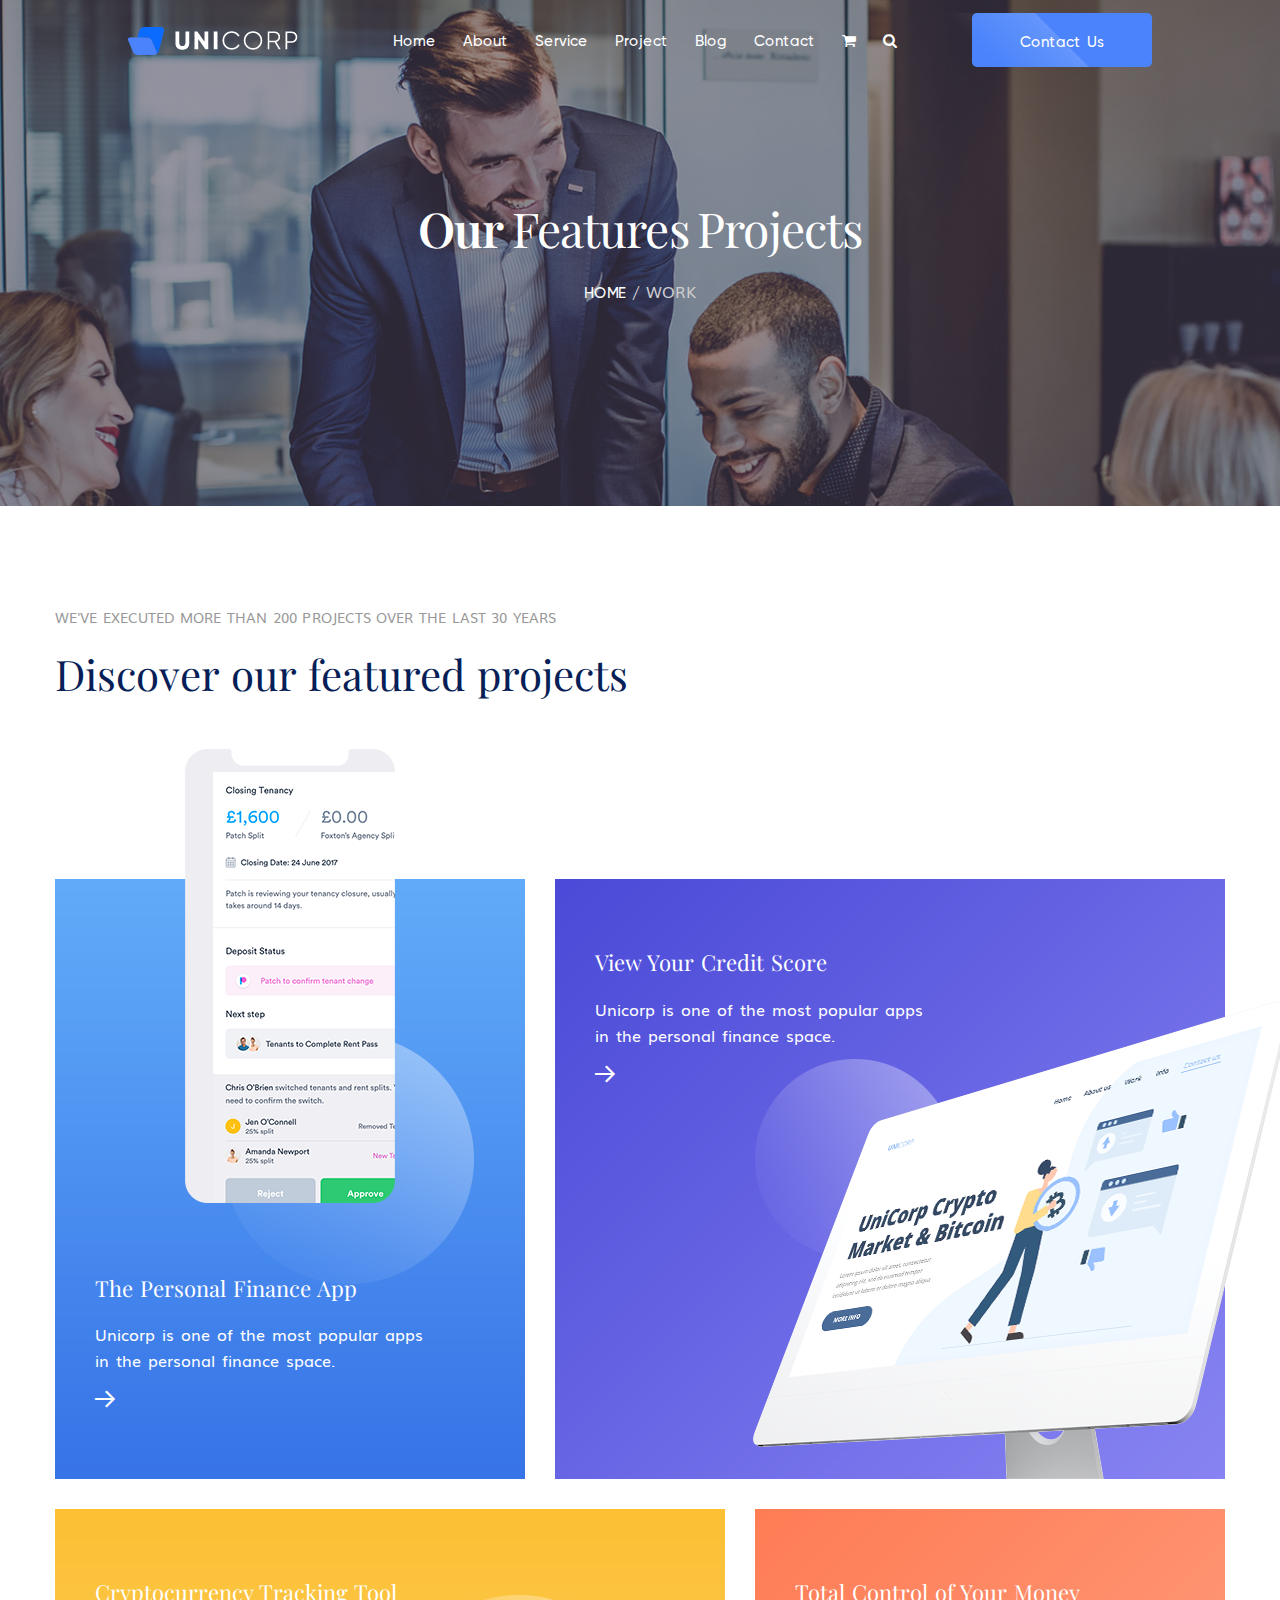
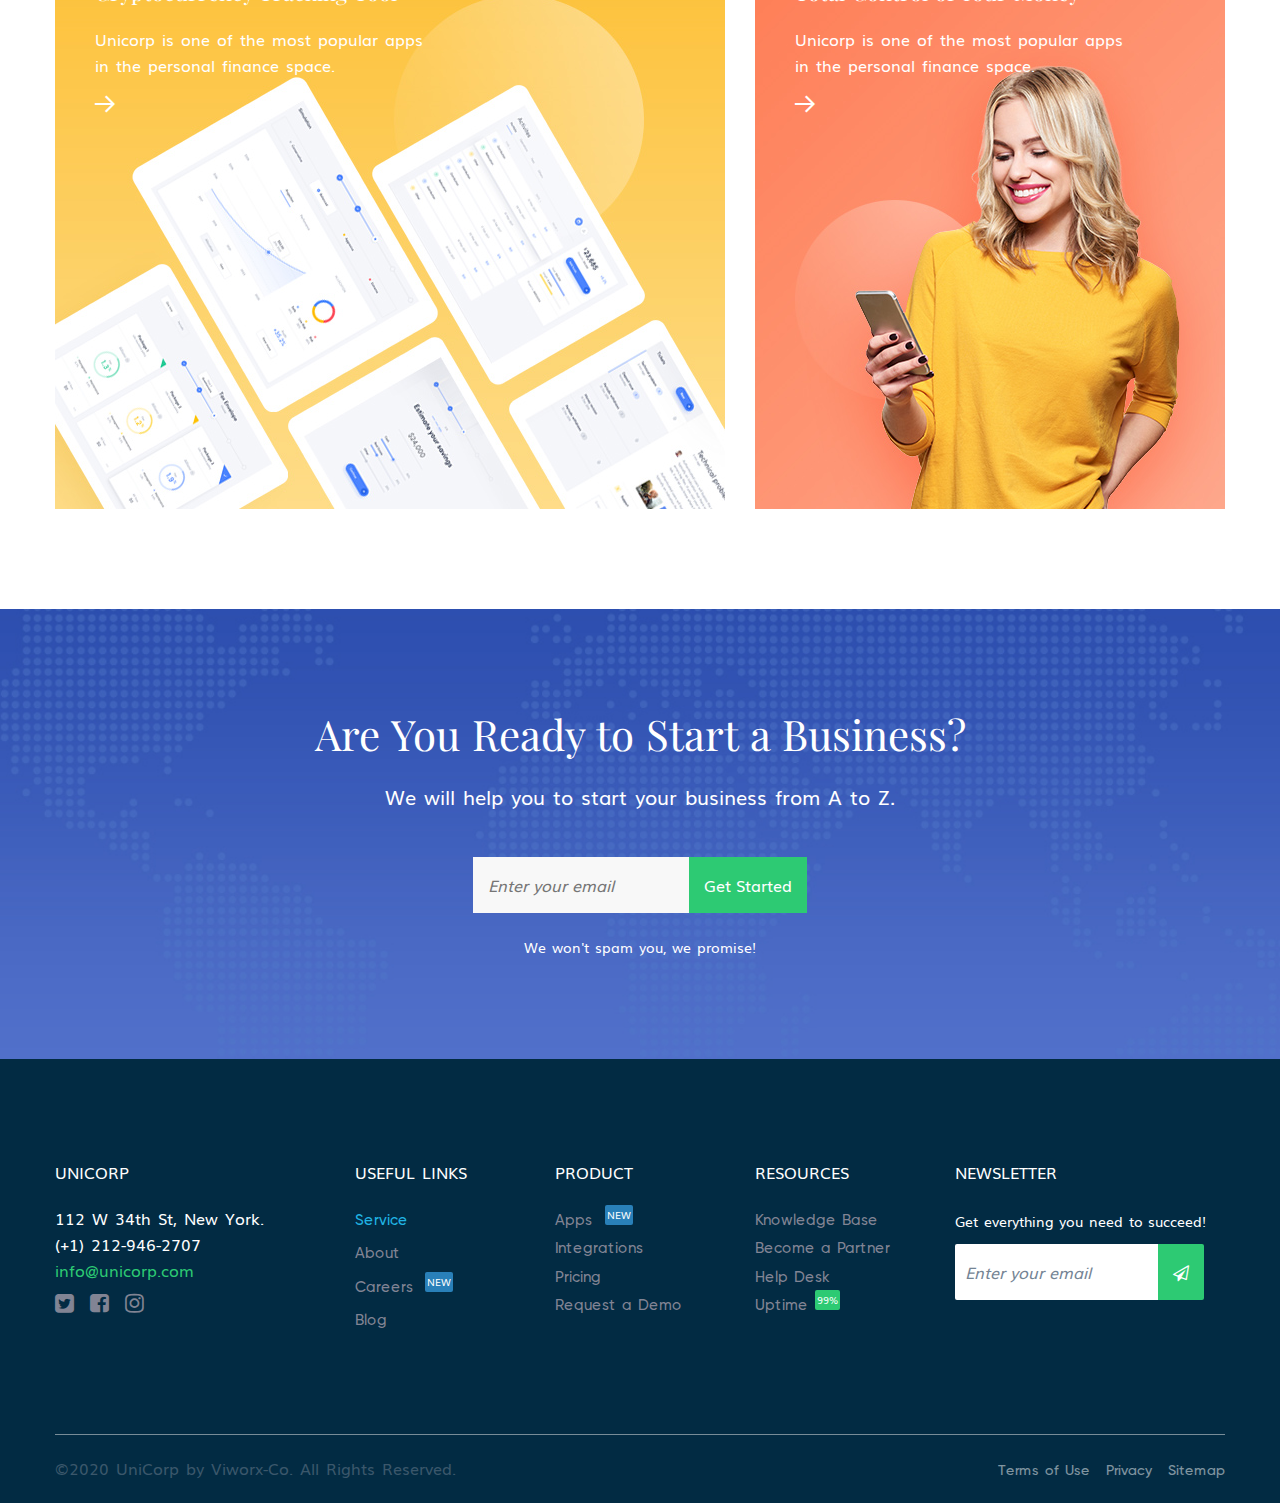
<file: project.html>
<!DOCTYPE html>
<html lang="en">
<head>
    <meta charset="UTF-8">
    <meta http-equiv="X-UA-Compatible" content="IE=edge">
    <meta name="viewport" content="width=device-width, initial-scale=1.0">
    <title>Project</title>
    <link rel="stylesheet" href="assets/css/animate.css">
    <link rel="stylesheet" href="assets/css/bootstrap.min.css">
    <link rel="stylesheet" href="assets/css/font-awesome.min.css">
    <link rel="stylesheet" href="assets/css/owl.carousel.min.css">
    <link rel="stylesheet" href="assets/css/owl.theme.default.min.css">
    <link rel="stylesheet" href="assets/css/project.css">
    <link rel="stylesheet" href="style.css">
    
</head>
<body>
    <!-- wrapper -->
    <div class="wrapper">
        <!-- loading -->
        <ul class="loading">
            <li class="line">

            </li>
            <li class="line">
                
            </li>
            <li class="line">
                
            </li>
            <li class="line">
                
            </li>
            <li class="line">
                
            </li>
            <li class="line">
                
            </li>
            <li class="line">
                
            </li>
        </ul>
        <!-- header -->
        <header class="header">
            <div class="navigation">
                <div class="logo">
                    <img src="assets/images/logo.png" alt="">
                </div>
                <div class="nav-bar">
                    <i class="fa fa-bars"></i>
                </div>
                <div class="menu">
                    <ul class="list-item">
                        <li class="item"><a href="https://daohien.github.io/project-unicorp/index.html" class="simple-link">Home</a></li>
                        <li class="item"><a href="https://daohien.github.io/project-unicorp/about-us.html" class="simple-link">About</a></li>
                        <li class="item"><a href="https://daohien.github.io/project-unicorp/service.html" class="simple-link">Service</a></li>
                        <li class="item"><a href="https://daohien.github.io/project-unicorp/project.html" class="simple-link">Project</a></li>
                        <li class="item"><a href="https://daohien.github.io/project-unicorp/blog.html" class="simple-link">Blog</a></li>
                        <li class="item"><a href="https://daohien.github.io/project-unicorp/contact.html" class="simple-link">Contact</a></li>
                        <li class="item">
                            <a href="" class="simple-link">
                                <i class="fa fa-shopping-cart"></i>
                            </a>
                        </li>
                        <li class="item">
                            <a href="" class="simple-link">
                                <i class="fa fa-search"></i>
                            </a>
                        </li>
                    </ul>
                </div>
                <div class="contact-us">
                    <a href="" class="simple-link">Contact Us</a>
                </div>
            </div>
        </header>
        <!-- slider -->
        <div class="slider style-02 slider-project">
            <div class="slide">
                <div class="slide-wrapper">
                    <h2 class="heading">
                        <span>Our</span> Features Projects
                    </h2>
                    <div class="back-page">
                        <span>
                            <a href="https://daohien.github.io/project-unicorp/index.html" class="simple-link">
                                HOME  / 
                            </a>
                        </span>
                        <span>WORK</span>
                    </div>
                </div>
            </div>
        </div>
        <!-- project -->
        <section class="project">
            <div class="container">
                <div class="row">
                    <div class="col-md-12">
                        <div class="sub-heading">
                            <span>We've executed more than 200 projects over the last 30 years</span>
                        </div>
                        <h3 class="heading">
                            Discover our featured projects
                        </h3>
                    </div>
                    <div class="col-md-5 col-sm-12">
                        <div class="item mg-top mg-top100">
                            <div class="thumbnail-wrap">
                                <div class="thumb">
                                    <img src="assets/images/bg01-project.jpg" alt="">
                                </div>
                                <div class="phone">
                                    <img src="assets/images/phone_project.png" alt="">
                                </div>
                            </div>
                            <div class="project-wrap style-01">
                                <h5 class="heading">
                                    <span>The Personal Finance App</span>
                                </h5>
                                <div class="desc">
                                    <p>Unicorp is one of the most popular apps in the personal finance space.</p>
                                </div>
                                <div class="icon-project">
                                    <i class="icon-arrow-right"></i>
                                </div>
                            </div>
                        </div>
                    </div>
                    <div class="col-md-7 col-sm-12">
                        <div class="item mg-top">
                            <div class="thumbnail-wrap">
                                <div class="thumb">
                                    <img src="assets/images/bg02-project.jpg" alt="">
                                </div>
                                <div class="mac-book">
                                    <img src="assets/images/macbook_project.png" alt="">
                                </div>
                            </div>
                            <div class="project-wrap style-02">
                                <h5 class="heading">
                                    <span>View Your Credit Score</span>
                                </h5>
                                <div class="desc">
                                    <p>Unicorp is one of the most popular apps in the personal finance space.</p>
                                </div>
                                <div class="icon-project">
                                    <i class="icon-arrow-right"></i>
                                </div>
                            </div>
                        </div>
                    </div>
                    <div class="col-md-7 col-sm-12">
                        <div class="item">
                            <div class="thumb">
                                <img src="assets/images/project03.jpg" alt="">
                            </div>
                            <div class="project-wrap style-02">
                                <h5 class="heading">
                                    <span>Cryptocurrency Tracking Tool</span>
                                </h5>
                                <div class="desc">
                                    <p>Unicorp is one of the most popular apps in the personal finance space.</p>
                                </div>
                                <div class="icon-project">
                                    <i class="icon-arrow-right"></i>
                                </div>
                            </div>
                        </div>
                    </div>
                    <div class="col-md-5 col-sm-12">
                        <div class="item">
                            <div class="thumb">
                                <img src="assets/images/project04.jpg" alt="">
                            </div>
                            <div class="project-wrap style-02">
                                <h5 class="heading">
                                    <span>Total Control of Your Money</span>
                                </h5>
                                <div class="desc">
                                    <p>Unicorp is one of the most popular apps in the personal finance space.</p>
                                </div>
                                <div class="icon-project">
                                    <i class="icon-arrow-right"></i>
                                </div>
                            </div>
                        </div>
                    </div>
                </div>
            </div>
        </section>
        <!-- newsletter -->
        <section class="news-letter">
            <div class="container">
                <div class="row">
                    <div class="col-md-12">
                        <div class="news-wrap">
                            <h3 class="heading">
                                Are You Ready to Start a Business?
                            </h3>
                            <div class="desc">
                                <span>We will help you to start your business from A to Z.</span>
                            </div>
                            <div class="form">
                                <input type="text" placeholder="Enter your email">
                                <button class="button">Get Started</button>
                                <!-- <a href="" class="simple-link">Get Started</a> -->
                            </div>
                            <div class="slogan">
                               <span> We won't spam you, we promise!</span>
                            </div>
                        </div>
                    </div>
                </div>
            </div>
        </section>
       <!-- footer -->
       <footer>
        <div class="container">
            <div class="row">
                <div class="col-lg-3 col-md-6">
                    <div class="unicorp mg-bottom">
                        <div class="heading">
                            <span>UniCorp</span>
                        </div>
                        <div class="info">
                            <div class="address">
                                <span>112 W 34th St, New York.</span>
                            </div>
                            <div class="phone">
                                <span>(+1) 212-946-2707</span>
                            </div>
                            <div class="mail">
                                <span>info@unicorp.com</span>
                            </div>
                            <div class="social">
                                <a href="" class="simple-link">
                                    <i class="fa fa-twitter-square"></i>
                                </a>
                                <a href="" class="simple-link">
                                    <i class="fa fa-facebook-square"></i>
                                </a>
                                <a href="" class="simple-link">
                                    <i class="fa fa-instagram"></i>
                                </a>
                            </div>
                        </div>
                    </div>
                </div>
                <div class="col-lg-2 col-md-6">
                    <div class="useful mg-bottom">
                        <div class="heading">               
                                <span>Useful Links</span>
                        </div>
                        <ul class="info">
                            <li class="server">
                                <a href="" class="simple-link">
                                    <span>Service</span>
                                </a>
                            </li>
                            <li class="about">
                                <a href="" class="simple-link">
                                    <span>About</span>
                                </a>
                            </li>
                            <li class="careers">
                                <a href="" class="simple-link">
                                    <span>Careers</span>
                                </a>
                            </li>
                            <li class="blog">
                                <a href="" class="simple-link">
                                    <span>Blog</span>
                                </a>
                            </li>
                        </ul>
                    </div>
                </div>
                <div class="col-lg-2 col-md-6">
                    <div class="product mg-bottom">
                        <div class="heading">
                            <span>Product</span>
                        </div>
                        <ul class="info">
                            <li class="app">
                                <a href="" class="simple-link">
                                    <span>Apps</span>
                                </a>
                            </li>
                            <li class="integrations">
                                <a href="" class="simple-link">
                                    <span>Integrations</span>
                                </a>
                            </li>
                            <li class="price">
                                <a href="" class="simple-link">
                                    <span>Pricing</span>
                                </a>
                            </li>
                            <li class="request">
                                <a href="" class="simple-link">
                                    <span>Request a Demo</span>
                                </a>
                            </li>
                        </ul>
                    </div>
                </div>
                <div class="col-lg-2 col-md-6">
                    <div class="resources mg-bottom">
                        <div class="heading">
                            <span>Resources</span>
                        </div>
                        <ul class="info">
                            <li class="knowledge">
                                <a href="" class="simple-link">
                                    <span>Knowledge Base</span>
                                </a>
                            </li>
                            <li class="partner">
                                <a href="" class="simple-link">
                                    <span>Become a Partner</span>
                                </a>
                            </li>
                            <li class="desk">
                                <a href="" class="simple-link">
                                    <span>Help Desk</span>
                                </a>
                            </li>
                            <li class="uptime">
                                <a href="" class="simple-link">
                                    <span>Uptime</span>
                                </a>
                            </li>
                        </ul>
                    </div>
                </div>
                <div class="col-lg-3 col-md-6">
                    <div class="newsletter">
                        <div class="heading">
                            <span>Newsletter</span>
                        </div>
                        <div class="sub-heading">
                            <span>Get everything you need to succeed!</span>
                        </div>
                        <div class="input-search">
                            <input type="text" placeholder="Enter your email">
                            <button type="submit">
                                <i class="fa fa-paper-plane-o"></i>
                            </button>
                        </div>  
                    </div>
                </div>
                <div class="col-md-12">
                    <div class="copy-right">
                        <div class="copy-right_left">
                            <span>©2020 UniCorp by Viworx-Co. All Rights Reserved.</span>
                        </div>
                        <div class="copy-right_right">
                            <a href="" class="simple-link">
                                <span>Terms of Use</span>
                            </a>
                            <a href="" class="simple-link">
                                <span>Privacy</span>
                            </a>
                            <a href="" class="simple-link">
                                <span>Sitemap</span>
                            </a>
                        </div>
                    </div>
                </div>
            </div>
        </div>
    </footer>
    </div>
    <script src="assets/js/jquery-3.5.1.min.js"></script>
    <script src="assets/js/bootstrap.min.js"></script>
    <script src="assets/js/owl.carousel.min.js"></script>
    <script src="assets/js/wow.min.js"></script>
    <script src="assets/js/main.js"></script>
</body>
</html>
</file>
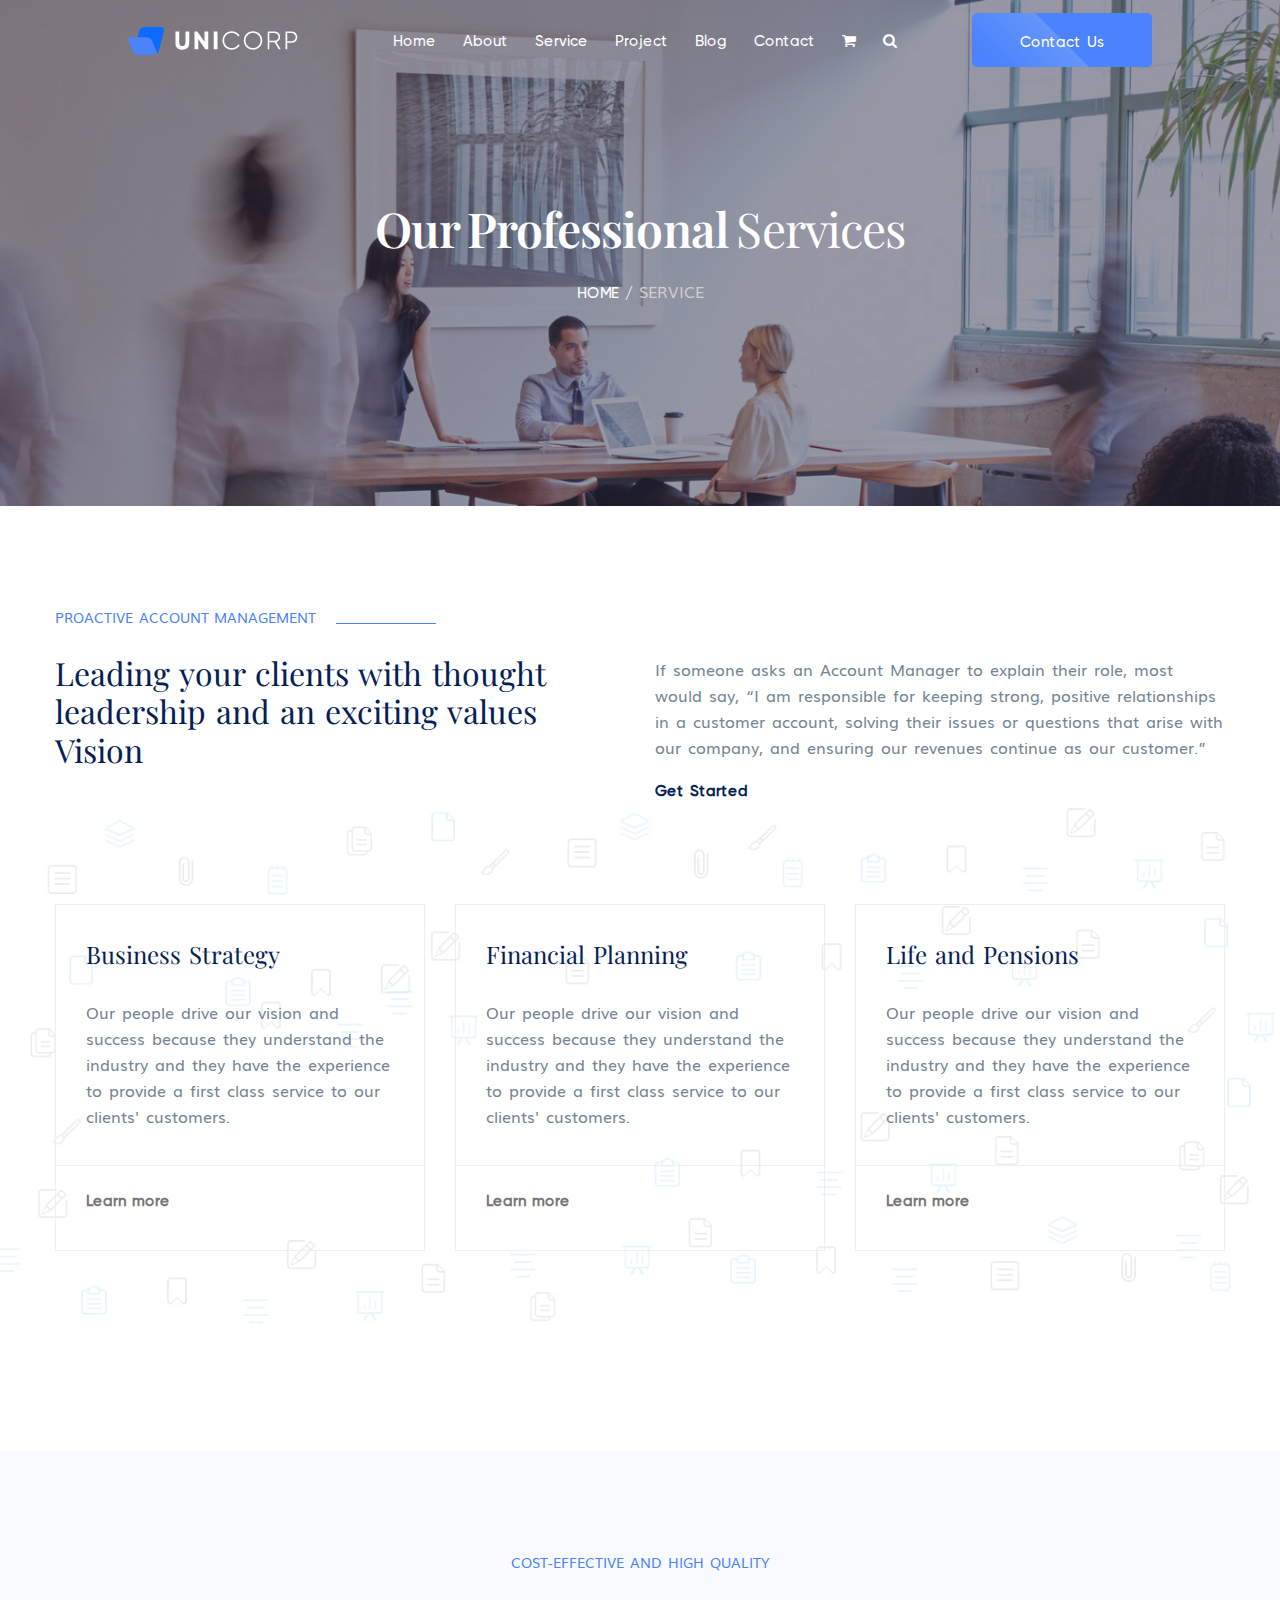
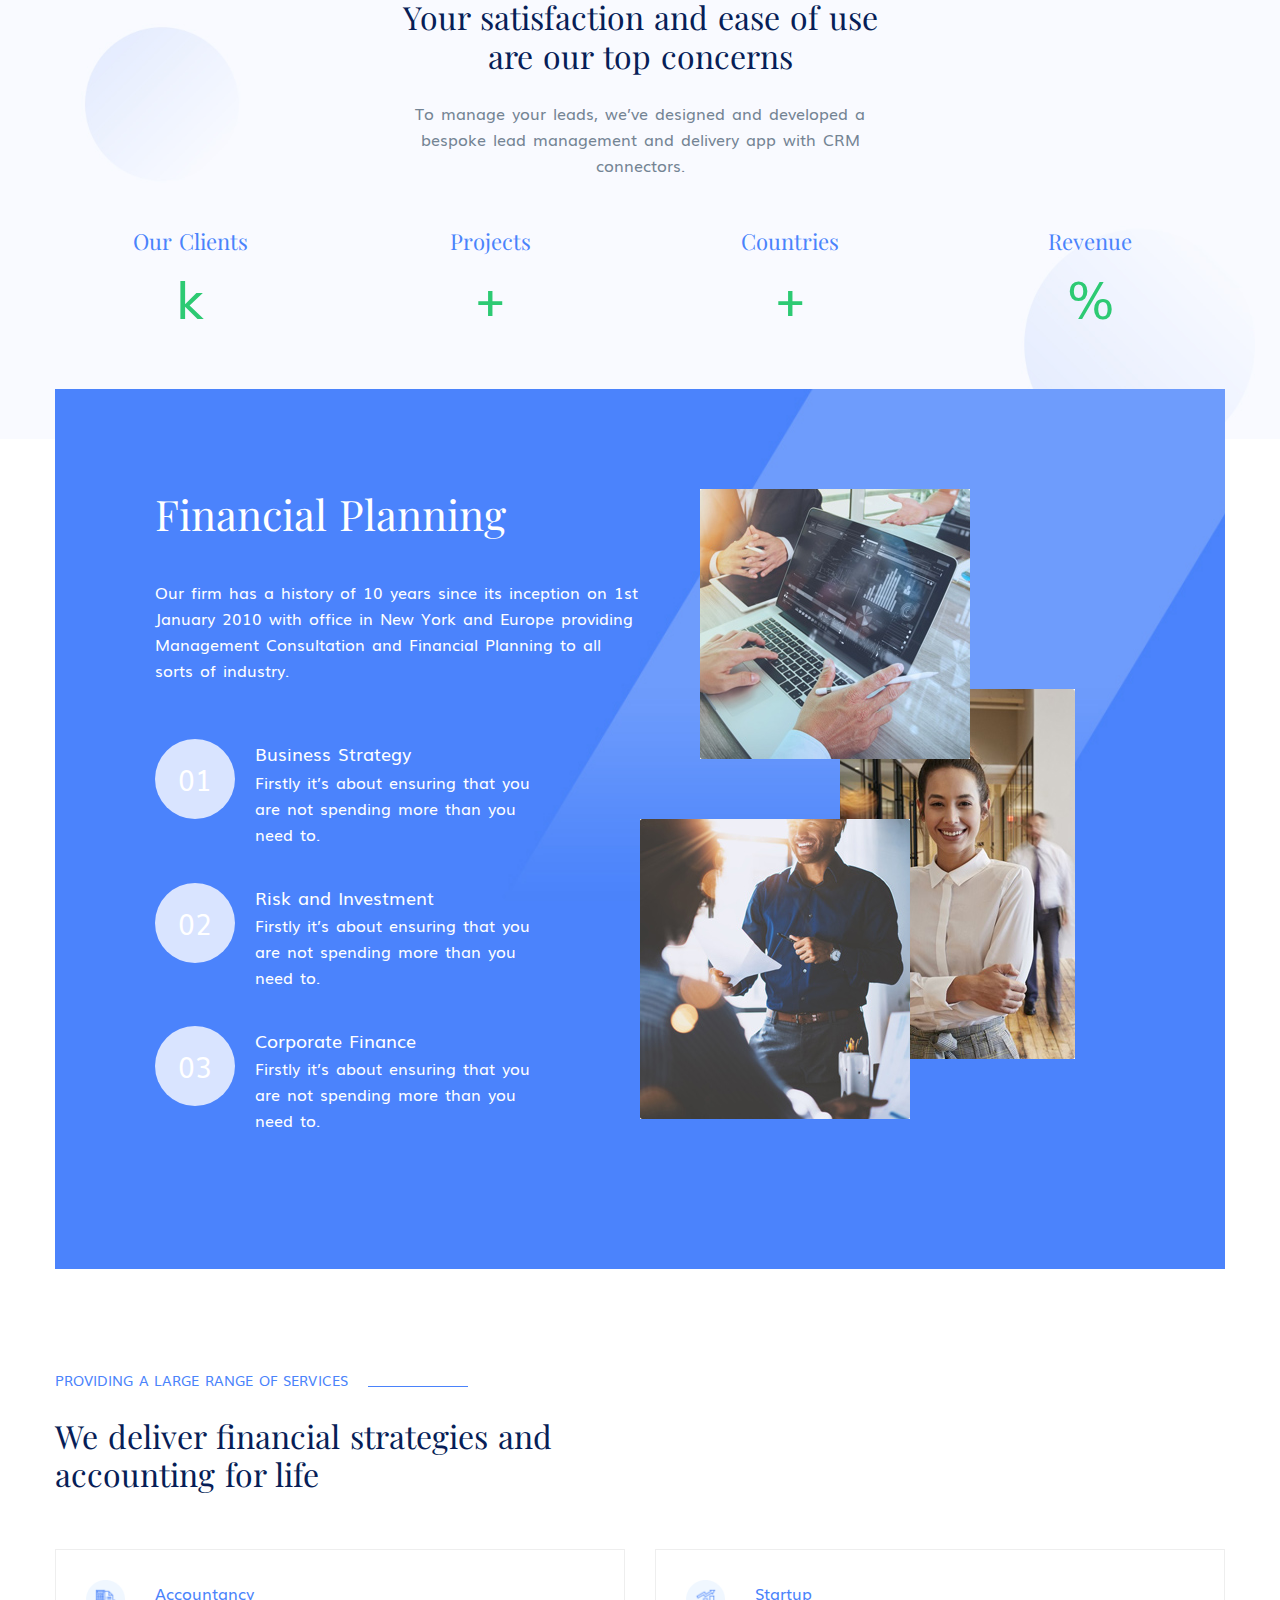
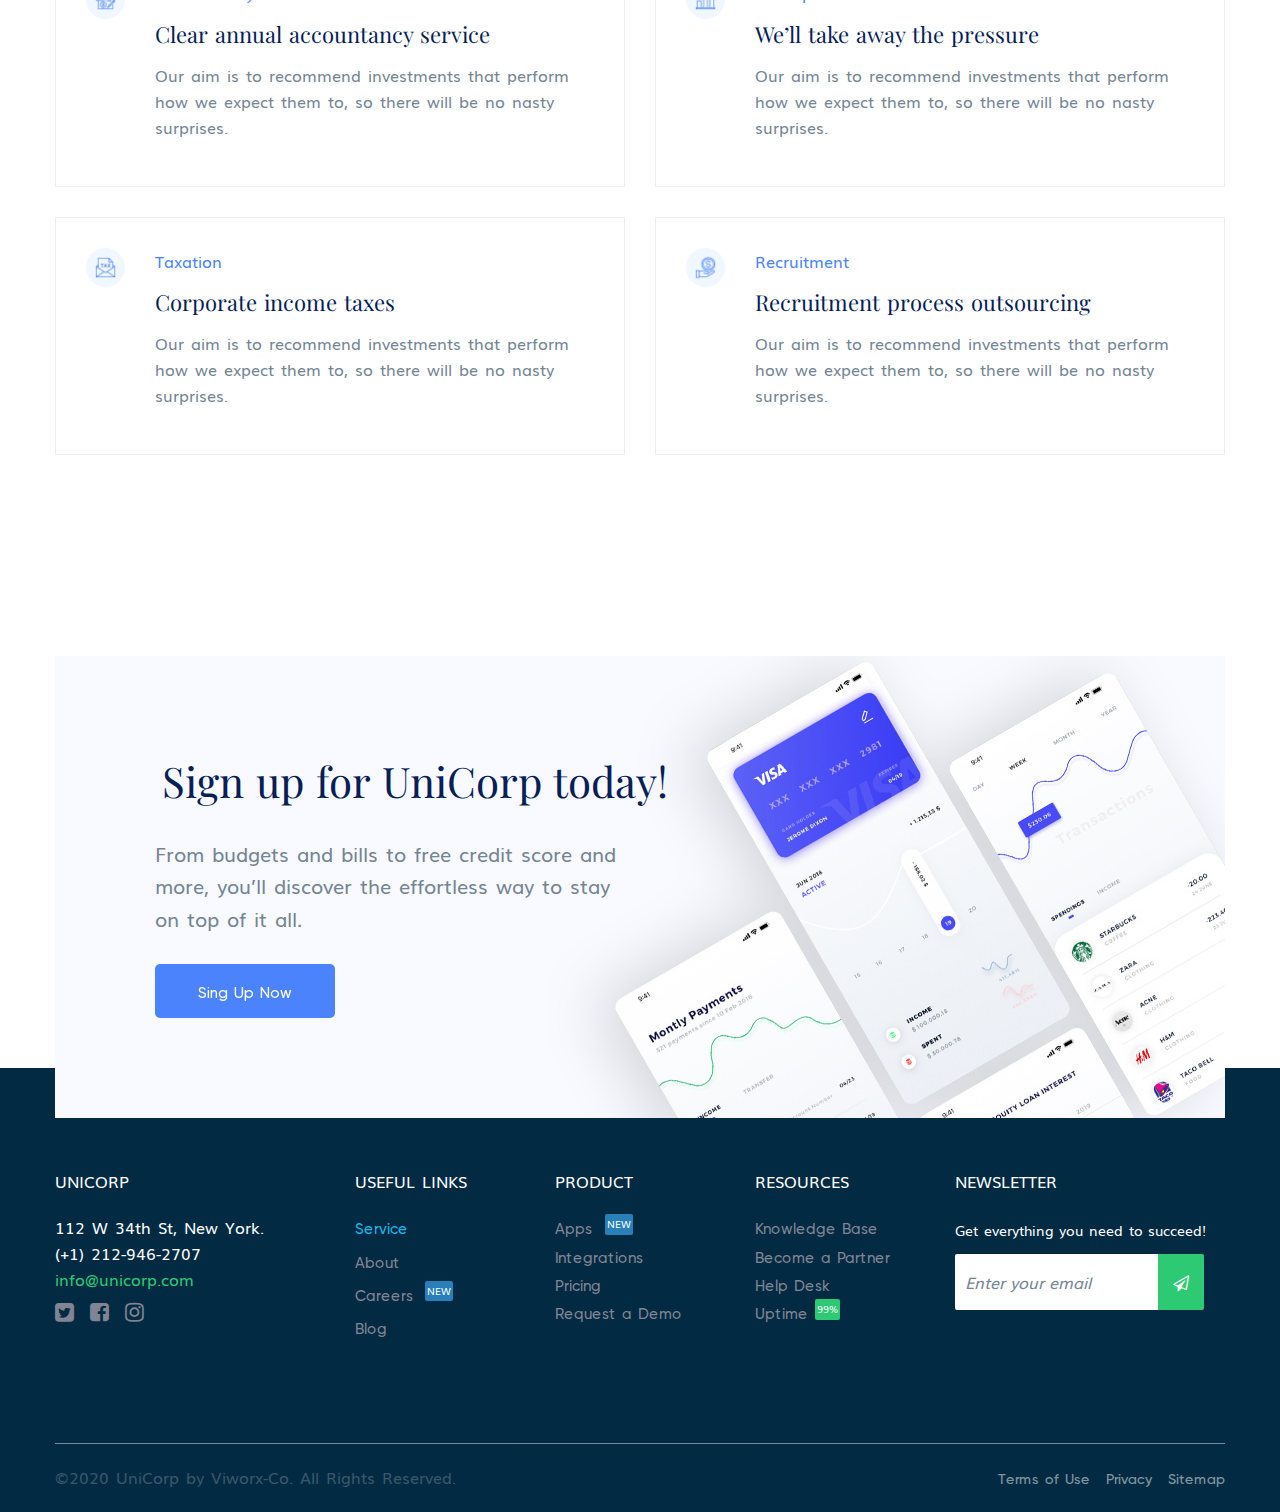
<file: service.html>
<!DOCTYPE html>
<html lang="en">
<head>
    <meta charset="UTF-8">
    <meta http-equiv="X-UA-Compatible" content="IE=edge">
    <meta name="viewport" content="width=device-width, initial-scale=1.0">
    <title>Service</title>
    <link rel="stylesheet" href="assets/css/animate.css">
    <link rel="stylesheet" href="assets/css/bootstrap.min.css">
    <link rel="stylesheet" href="assets/css/font-awesome.min.css">
    <link rel="stylesheet" href="assets/css/owl.carousel.min.css">
    <link rel="stylesheet" href="assets/css/owl.theme.default.min.css">
    <link rel="stylesheet" href="assets/css/project.css">
    <link rel="stylesheet" href="style.css">
</head>
<body>
    <!-- wrapper -->
    <div class="wrapper">
        <!-- loading -->
        <ul class="loading">
            <li class="line">

            </li>
            <li class="line">
                
            </li>
            <li class="line">
                
            </li>
            <li class="line">
                
            </li>
            <li class="line">
                
            </li>
            <li class="line">
                
            </li>
            <li class="line">
                
            </li>
        </ul>
        <!-- header -->
        <header class="header header-service">
            <div class="navigation">
                <div class="logo">
                    <img src="assets/images/logo.png" alt="">
                </div>
                <div class="nav-bar">
                    <i class="fa fa-bars"></i>
                </div>
                <div class="menu">
                    <ul class="list-item">
                        <li class="item"><a href="https://daohien.github.io/project-unicorp/index.html" class="simple-link">Home</a></li>
                        <li class="item"><a href="https://daohien.github.io/project-unicorp/about-us.html" class="simple-link">About</a></li>
                        <li class="item"><a href="https://daohien.github.io/project-unicorp/service.html" class="simple-link">Service</a></li>
                        <li class="item"><a href="https://daohien.github.io/project-unicorp/project.html" class="simple-link">Project</a></li>
                        <li class="item"><a href="https://daohien.github.io/project-unicorp/blog.html" class="simple-link">Blog</a></li>
                        <li class="item"><a href="https://daohien.github.io/project-unicorp/contact.html" class="simple-link">Contact</a></li>
                        <li class="item">
                            <a href="" class="simple-link">
                                <i class="fa fa-shopping-cart"></i>
                            </a>
                        </li>
                        <li class="item">
                            <a href="" class="simple-link">
                                <i class="fa fa-search"></i>
                            </a>
                        </li>
                    </ul>
                </div>
                <div class="contact-us">
                    <a href="" class="simple-link">Contact Us</a>
                </div>
            </div>
        </header>
        <!-- slider -->
        <div class="slider style-02 slider-service">
            <div class="slide">
                <div class="slide-wrapper">
                    <h2 class="heading">
                        <span>Our Professional </span> Services
                    </h2>
                    <div class="back-page">
                        <span>
                            <a href="https://daohien.github.io/project-unicorp/index.html" class="simple-link">
                                HOME  / 
                            </a>
                        </span>
                        <span>SERVICE</span>
                    </div>
                </div>
            </div>
        </div>
        <!-- service -->
        <section class="service style-02">
            <div class="container">
                <div class="row">
                    <div class="col-md-6">
                        <div class="sub-heading">
                            <span>Proactive Account Management</span>
                        </div>
                        <h3 class="heading">
                            Leading your clients with thought leadership and an exciting values Vision
                        </h3>
                    </div>
                    <div class="col-md-6">
                        <div class="desc-main">
                            <p class="description">
                                If someone asks an Account Manager to explain their role, most would say, “I am responsible for keeping strong, positive relationships in a customer account, solving their issues or questions that arise with our company, and ensuring our revenues continue as our customer.” 
                            </p>
                            <div class="button">
                                <a href="" class="simple-link">
                                    Get Started
                                </a>
                            </div>
                            <!-- <div class="icon-arrow">
                                <i class="icon-arrow-right"></i>
                            </div> -->
                        </div>
                    </div>
                </div>
            </div>
            <div class="all-service">
                <div class="container">
                    <div class="row">
                        <div class="col-md-4">
                            <div class="item">
                                <div class="item-wrap">
                                    <h4 class="heading">
                                        Business Strategy
                                    </h4>
                                    <div class="desc">
                                        <p>Our people drive our vision and success because they understand the industry and they have the experience to provide a first class service to our clients' customers.</p>
                                    </div>
                                </div>
                                <div class="segrator">

                                </div>
                                <div class="button">
                                    <a href="" class="simple-link">
                                        Learn more
                                    </a>
                                </div>
                            </div>
                        </div>
                        <div class="col-md-4">
                            <div class="item">
                                <div class="item-wrap">
                                    <h4 class="heading">
                                        Financial Planning
                                    </h4>
                                    <div class="desc">
                                        <p>Our people drive our vision and success because they understand the industry and they have the experience to provide a first class service to our clients' customers.</p>
                                    </div>
                                </div>
                                <div class="segrator">

                                </div>
                                <div class="button">
                                    <a href="" class="simple-link">
                                        Learn more
                                    </a>
                                </div>
                            </div>
                        </div>
                        <div class="col-md-4">
                            <div class="item">
                                <div class="item-wrap">
                                    <h4 class="heading">
                                        Life and Pensions
                                    </h4>
                                    <div class="desc">
                                        <p>Our people drive our vision and success because they understand the industry and they have the experience to provide a first class service to our clients' customers.</p>
                                    </div>
                                </div>
                                <div class="segrator">

                                </div>
                                <div class="button">
                                    <a href="" class="simple-link">
                                        Learn more
                                    </a>
                                </div>
                            </div>
                        </div>
                    </div>
                </div>
            </div>
        </section>
        <!-- counter -->
        <section class="counter counter02 style-02">
            <div class="container">
                <div class="row">
                    <div class="col-md-12">
                        <div class="counter-main">
                            <div class="sub-heading">
                                <span>Cost-effective and high quality</span>
                            </div>
                            <h3 class="heading">
                                Your satisfaction and ease of use are our top concerns
                            </h3>
                            <div class="desc">
                                <p>
                                    To manage your leads, we’ve designed and developed a bespoke lead management and delivery app with CRM connectors.
                                </p>
                            </div>
                        </div>
                    </div>
                    <div class="col-md-3">
                        <div class="counter-wrap">
                            <h5 class="title">
                                <span>Our Clients</span>
                            </h5>
                            <div class="values">
                                <div class="number" data-number="25">
                                   
                                </div>
                                <div class="prefix">
                                    <span>k</span>
                                </div>
                            </div>
                        </div>
                    </div>
                    <div class="col-md-3">
                        <div class="counter-wrap">
                            <h5 class="title">
                                <span>Projects</span>
                            </h5>
                            <div class="values">
                                <div class="number" data-number="50">
                                
                                </div>
                                <div class="prefix">
                                    <span>+</span>
                                </div>
                            </div>
                        </div>
                    </div>
                    <div class="col-md-3">
                        <div class="counter-wrap">
                            <h5 class="title">
                                <span>Countries</span>
                            </h5>
                            <div class="values">
                                <div class="number" data-number="25">
                                
                                </div>
                                <div class="prefix">
                                    <span>+</span>
                                </div>
                            </div>
                        </div>
                    </div>
                    <div class="col-md-3">
                        <div class="counter-wrap">
                            <h5 class="title">
                                <span>Revenue</span>
                            </h5>
                            <div class="values">
                                <div class="number style-01" data-number="40">
                                
                                </div>
                                <div class="prefix">
                                    <span>%</span>
                                </div>
                            </div>
                        </div>
                    </div>
                </div>
            </div>
        </section>
        <!-- finance planning -->
        <section class="finance">
            <div class="container">
                <div class="row">
                    <div class="col-md-12">
                        <div class="finance-plan">
                            <div class="finance-wrap">
                                <h3 class="heading">
                                    Financial Planning
                                </h3>
                                <div class="description">
                                    <p>Our firm has a history of 10 years since its inception on 1st January 2010 with office in New York and Europe providing Management Consultation and Financial Planning to all sorts of industry.</p>
                                </div>
                                <ul class="list">
                                    <li class="item">
                                        <div class="number-finance">
                                            <span>01</span>
                                        </div>
                                        <div class="item-wrap">
                                            <div class="heading">
                                                <span>Business Strategy</span>
                                            </div>
                                            <div class="desc">
                                                <p>Firstly it’s about ensuring that you are not spending more than you need to.</p>
                                            </div>
                                        </div>
                                    </li>
                                    <li class="item">
                                        <div class="number-finance">
                                            <span>02</span>
                                        </div>
                                        <div class="item-wrap">
                                            <div class="heading">
                                                <span>Risk and Investment</span>
                                            </div>
                                            <div class="desc">
                                                <p>Firstly it’s about ensuring that you are not spending more than you need to.</p>
                                            </div>
                                        </div>
                                    </li>
                                    <li class="item">
                                        <div class="number-finance">
                                            <span>03</span>
                                        </div>
                                        <div class="item-wrap">
                                            <div class="heading">
                                                <span>Corporate Finance</span>
                                            </div>
                                            <div class="desc">
                                                <p>Firstly it’s about ensuring that you are not spending more than you need to.</p>
                                            </div>
                                        </div>
                                    </li>
                                </ul>
                            </div>
                            <div class="thumb-wrap">
                                <div class="thumb-top">
                                    <img src="assets/images/plan01.jpg" alt="">
                                </div>
                                <div class="thumb-right">
                                    <img src="assets/images/plan02.jpg" alt="">
                                </div>
                                <div class="thumb-bottom">
                                    <img src="assets/images/plan03.jpg" alt="">
                                </div>
                            </div>
                        </div>
                    </div>
                </div>
            </div>
        </section>
        <!-- strategies  -->
        <section class="strategies">
            <div class="container">
                <div class="row">
                    <div class="col-md-12">
                        <div class="heading-wrap">
                            <div class="sub-heading">
                                <span>Providing a large range of services</span>
                            </div>
                            <h3 class="heading">
                                We deliver financial strategies and accounting for life
                            </h3>
                        </div>
                    </div>
                    <div class="col-md-6">
                        <div class="item">
                            <div class="icon-strategies">
                                <img src="assets/images/icon01-service.png" alt="">
                            </div>
                            <div class="strategies-main">
                                <div class="title">
                                    <span>Accountancy</span>
                                </div>
                                <h5 class="heading">
                                    <span>Clear annual accountancy service</span>
                                </h5>
                                <div class="desc">
                                    <p>Our aim is to recommend investments that perform how we expect them to, so there will be no nasty surprises.</p>
                                </div>
                            </div>
                        </div>
                    </div>
                    <div class="col-md-6">
                        <div class="item">
                            <div class="icon-strategies">
                                <img src="assets/images/icon02-service.png" alt="">
                            </div>
                            <div class="strategies-main">
                                <div class="title">
                                    <span>Startup</span>
                                </div>
                                <h5 class="heading">
                                    <span>We’ll take away the pressure</span>
                                </h5>
                                <div class="desc">
                                    <p>Our aim is to recommend investments that perform how we expect them to, so there will be no nasty surprises.</p>
                                </div>
                            </div>
                        </div>
                    </div>
                    <div class="col-md-6">
                        <div class="item">
                            <div class="icon-strategies">
                                <img src="assets/images/icon03-service.png" alt="">
                            </div>
                            <div class="strategies-main">
                                <div class="title">
                                    <span>Taxation</span>
                                </div>
                                <h5 class="heading">
                                    <span>Corporate income taxes</span>
                                </h5>
                                <div class="desc">
                                    <p>Our aim is to recommend investments that perform how we expect them to, so there will be no nasty surprises.</p>
                                </div>
                            </div>
                        </div>
                    </div>
                    <div class="col-md-6">
                        <div class="item">
                            <div class="icon-strategies">
                                <img src="assets/images/icon04-service.png" alt="">
                            </div>
                            <div class="strategies-main">
                                <div class="title">
                                    <span>Recruitment</span>
                                </div>
                                <h5 class="heading">
                                    <span>Recruitment process outsourcing</span>
                                </h5>
                                <div class="desc">
                                    <p>Our aim is to recommend investments that perform how we expect them to, so there will be no nasty surprises.</p>
                                </div>
                            </div>
                        </div>
                    </div>
                </div>
            </div>
        </section>
        <!-- logos -->
        <section class="logos">
            <div class="container">
                <div class="row">
                    <div class="col-md-12">
                        <div class="carousel">
                            <div class="owl-carousel owl-theme" id="carousel-services">
                                <div class="item">
                                    <div class="thumb">
                                        <img src="assets/images/logo01-service.png" alt="">
                                    </div>
                                </div>
                                <div class="item">
                                    <div class="thumb">
                                        <img src="assets/images/logo02-service.png" alt="">
                                    </div>
                                </div>
                                <div class="item">
                                    <div class="thumb">
                                        <img src="assets/images/logo03-service.png" alt="">
                                    </div>
                                </div>
                                <div class="item">
                                    <div class="thumb">
                                        <img src="assets/images/logo04-service.png" alt="">
                                    </div>
                                </div>                          
                            </div>
                        </div>
                    </div>
                </div>
            </div>
        </section>
        <!-- cta -->
        <section class="cta">
            <div class="container">
                <div class="row">
                    <div class="col-md-12">
                        <div class="cta-wrapper">
                            <div class="main-wrap">
                                <h3 class="heading">
                                    Sign up for UniCorp today! 
                                </h3>
                                <div class="desc">
                                    <p>From budgets and bills to free credit score and more, you’ll discover the effortless way to stay on top of it all.</p>
                                </div>
                                <div class="button">
                                    <a href="" class="simple-link">Sing Up Now</a>
                                </div>
                            </div>
                        </div>
                    </div>
                </div>
            </div>
        </section>
        <!-- footer -->
        <footer>
            <div class="container">
                <div class="row">
                    <div class="col-lg-3 col-md-6">
                        <div class="unicorp mg-bottom">
                            <div class="heading">
                                <span>UniCorp</span>
                            </div>
                            <div class="info">
                                <div class="address">
                                    <span>112 W 34th St, New York.</span>
                                </div>
                                <div class="phone">
                                    <span>(+1) 212-946-2707</span>
                                </div>
                                <div class="mail">
                                    <span>info@unicorp.com</span>
                                </div>
                                <div class="social">
                                    <a href="" class="simple-link">
                                        <i class="fa fa-twitter-square"></i>
                                    </a>
                                    <a href="" class="simple-link">
                                        <i class="fa fa-facebook-square"></i>
                                    </a>
                                    <a href="" class="simple-link">
                                        <i class="fa fa-instagram"></i>
                                    </a>
                                </div>
                            </div>
                        </div>
                    </div>
                    <div class="col-lg-2 col-md-6">
                        <div class="useful mg-bottom">
                            <div class="heading">               
                                    <span>Useful Links</span>
                            </div>
                            <ul class="info">
                                <li class="server">
                                    <a href="" class="simple-link">
                                        <span>Service</span>
                                    </a>
                                </li>
                                <li class="about">
                                    <a href="" class="simple-link">
                                        <span>About</span>
                                    </a>
                                </li>
                                <li class="careers">
                                    <a href="" class="simple-link">
                                        <span>Careers</span>
                                    </a>
                                </li>
                                <li class="blog">
                                    <a href="" class="simple-link">
                                        <span>Blog</span>
                                    </a>
                                </li>
                            </ul>
                        </div>
                    </div>
                    <div class="col-lg-2 col-md-6">
                        <div class="product mg-bottom">
                            <div class="heading">
                                <span>Product</span>
                            </div>
                            <ul class="info">
                                <li class="app">
                                    <a href="" class="simple-link">
                                        <span>Apps</span>
                                    </a>
                                </li>
                                <li class="integrations">
                                    <a href="" class="simple-link">
                                        <span>Integrations</span>
                                    </a>
                                </li>
                                <li class="price">
                                    <a href="" class="simple-link">
                                        <span>Pricing</span>
                                    </a>
                                </li>
                                <li class="request">
                                    <a href="" class="simple-link">
                                        <span>Request a Demo</span>
                                    </a>
                                </li>
                            </ul>
                        </div>
                    </div>
                    <div class="col-lg-2 col-md-6">
                        <div class="resources mg-bottom">
                            <div class="heading">
                                <span>Resources</span>
                            </div>
                            <ul class="info">
                                <li class="knowledge">
                                    <a href="" class="simple-link">
                                        <span>Knowledge Base</span>
                                    </a>
                                </li>
                                <li class="partner">
                                    <a href="" class="simple-link">
                                        <span>Become a Partner</span>
                                    </a>
                                </li>
                                <li class="desk">
                                    <a href="" class="simple-link">
                                        <span>Help Desk</span>
                                    </a>
                                </li>
                                <li class="uptime">
                                    <a href="" class="simple-link">
                                        <span>Uptime</span>
                                    </a>
                                </li>
                            </ul>
                        </div>
                    </div>
                    <div class="col-lg-3 col-md-6">
                        <div class="newsletter">
                            <div class="heading">
                                <span>Newsletter</span>
                            </div>
                            <div class="sub-heading">
                                <span>Get everything you need to succeed!</span>
                            </div>
                            <div class="input-search">
                                <input type="text" placeholder="Enter your email">
                                <button type="submit">
                                    <i class="fa fa-paper-plane-o"></i>
                                </button>
                            </div>  
                        </div>
                    </div>
                    <div class="col-md-12">
                        <div class="copy-right">
                            <div class="copy-right_left">
                                <span>©2020 UniCorp by Viworx-Co. All Rights Reserved.</span>
                            </div>
                            <div class="copy-right_right">
                                <a href="" class="simple-link">
                                    <span>Terms of Use</span>
                                </a>
                                <a href="" class="simple-link">
                                    <span>Privacy</span>
                                </a>
                                <a href="" class="simple-link">
                                    <span>Sitemap</span>
                                </a>
                            </div>
                        </div>
                    </div>
                </div>
            </div>
        </footer>
    </div>
    <script src="assets/js/jquery-3.5.1.min.js"></script>
    <script src="assets/js/bootstrap.min.js"></script>
    <script src="assets/js/owl.carousel.min.js"></script>
    <script src="assets/js/wow.min.js"></script>
    <script src="assets/js/main.js"></script>
</body>
</html>
</file>
<file: assets/css/unicorp-icon.css>
@font-face {
  font-family: 'unicorp';
  src:  url('../fonts/unicorp.eot?ak4j7l');
  src:  url('../fonts/unicorp.eot?ak4j7l#iefix') format('embedded-opentype'),
    url('../fonts/unicorp.ttf?ak4j7l') format('truetype'),
    url('../fonts/unicorp.woff?ak4j7l') format('woff'),
    url('../fonts/unicorp.svg?ak4j7l#unicorp') format('svg');
  font-weight: normal;
  font-style: normal;
  font-display: block;
}

[class^="icon-"], [class*=" icon-"] {
  /* use !important to prevent issues with browser extensions that change fonts */
  font-family: 'unicorp' !important;
  speak: never;
  font-style: normal;
  font-weight: normal;
  font-variant: normal;
  text-transform: none;
  line-height: 1;

  /* Better Font Rendering =========== */
  -webkit-font-smoothing: antialiased;
  -moz-osx-font-smoothing: grayscale;
}

.icon-plus:before {
  content: "\ea0a";
}
.icon-minus:before {
  content: "\ea0b";
}
</file>
<file: style.css>
@import url("https://fonts.googleapis.com/css2?family=Playfair+Display:ital,wght@0,400;0,500;0,600;0,700;0,800;0,900;1,400;1,500;1,600;1,700;1,800;1,900&display=swap");
@font-face {
  src: url(assets/fonts/Muli.ttf);
  font-family: Muli;
}

@font-face {
  src: url(assets/fonts/Gilroy-Regular.ttf);
  font-family: Gilroy;
}

@font-face {
  src: url(assets/fonts/Gilroy-Medium.ttf);
  font-family: Gilroy-medium;
}

@font-face {
  src: url(assets/fonts/Gilroy-Bold.ttf);
  font-family: Gilroy-bold;
}

* {
  -webkit-box-sizing: border-box;
          box-sizing: border-box;
}

html,
body {
  width: 100%;
  height: 100%;
  margin: 0;
  padding: 0;
  font-family: Muli;
  font-size: 16px;
  line-height: 1.625;
  font-weight: 500;
  color: #748494;
  word-spacing: 2px;
  text-align: center;
}

h2, h3, h4, h5, h6 {
  font-family: 'Playfair Display', serif;
  color: #071e57;
  font-weight: 400;
}

h2 {
  letter-spacing: -0.9px;
  word-spacing: -2.5px;
  font-weight: 500;
}

h3 {
  letter-spacing: -0.25;
}

h4 {
  letter-spacing: -0.05;
}

h6 {
  font-weight: 500;
  font-family: Muli;
}

ul, li, h2, h3, h4, h5, h6 {
  padding: 0;
  margin: 0;
}

ul, li {
  padding: 0;
  margin: 0;
}

li {
  list-style: none;
}

a {
  text-decoration: none;
  font-size: 15px;
  font-family: Gilroy-medium;
  font-weight: 500;
}

a:hover {
  text-decoration: none;
}

img {
  width: 100%;
  height: 100%;
}

.icon {
  width: 60px;
  height: 60px;
}

@media only screen and (min-width: 1200px) {
  .container {
    max-width: 1200px;
  }
}

@media only screen and (min-width: 1024px) and (max-width: 1999px) {
  h2 {
    font-size: 48px;
  }
  h3 {
    font-size: 42px;
  }
  h4 {
    font-size: 25px;
  }
  h5 {
    font-size: 22px;
  }
  h6 {
    font-size: 16px;
  }
  .sub-heading {
    font-size: 18px;
    font-weight: 400;
  }
  section {
    margin: 100px 0;
  }
}

@media only screen and (min-width: 992px) and (max-width: 1023px) {
  h2 {
    font-size: 48px;
  }
  h3 {
    font-size: 42px;
  }
  h4 {
    font-size: 25px;
  }
  h5 {
    font-size: 22px;
  }
  h6 {
    font-size: 16px;
  }
  .sub-heading {
    font-size: 18px;
    font-weight: 400;
  }
  section {
    margin: 100px 0;
  }
}

@media only screen and (min-width: 768px) and (max-width: 991px) {
  h2 {
    font-size: 48px;
  }
  h3 {
    font-size: 42px;
  }
  h4 {
    font-size: 25px;
  }
  h5 {
    font-size: 22px;
  }
  h6 {
    font-size: 16px;
  }
  .sub-heading {
    font-size: 18px;
    font-weight: 400;
  }
  section {
    margin: 80px 0;
  }
}

@media only screen and (min-width: 576px) and (max-width: 767px) {
  h2 {
    font-size: 48px;
  }
  h3 {
    font-size: 42px;
  }
  h4 {
    font-size: 25px;
  }
  h5 {
    font-size: 22px;
  }
  h6 {
    font-size: 16px;
  }
  .sub-heading {
    font-size: 18px;
    font-weight: 400;
  }
  section {
    margin: 100px 0;
  }
}

@media only screen and (min-width: 480px) and (max-width: 576px) {
  h2 {
    font-size: 48px;
  }
  h3 {
    font-size: 42px;
  }
  h4 {
    font-size: 25px;
  }
  h5 {
    font-size: 22px;
  }
  h6 {
    font-size: 16px;
  }
  .sub-heading {
    font-size: 18px;
    font-weight: 400;
  }
  section {
    margin: 80px 0;
  }
}

@media only screen and (min-width: 320px) and (max-width: 480px) {
  h2 {
    font-size: 32px;
  }
  h3 {
    font-size: 24px;
  }
  h4 {
    font-size: 22px;
  }
  h5 {
    font-size: 20px;
  }
  h6 {
    font-weight: 600;
    font-size: 18px;
  }
  .sub-heading {
    font-size: 16px;
    font-weight: 500;
  }
  section {
    margin: 80px 0;
  }
}

.sub-heading {
  letter-spacing: 1.6667;
  word-spacing: 1.7px;
  font-family: Muli;
}

.no-padding {
  padding: 0;
}

.carousel .owl-carousel {
  position: relative;
}

.carousel .owl-carousel .owl-dots .owl-dot {
  outline: none;
}

.carousel .owl-carousel .owl-dots .owl-dot span {
  background: none;
  border: 1px solid #000;
  width: 16px;
  height: 16px;
  -webkit-transition: all .3s ease;
  transition: all .3s ease;
}

.carousel .owl-carousel .owl-dots .owl-dot.active span {
  background: #071e57;
  width: 8px;
  height: 8px;
  -webkit-transition: all .3s ease;
  transition: all .3s ease;
  display: inline-block;
  margin-bottom: 8px;
}

.wrapper {
  width: 100%;
  height: 100%;
  margin: 0;
  padding: 0;
}

.loading {
  position: fixed;
  z-index: 1000000;
  top: 0;
  left: 0;
  width: 100%;
  height: 100vh;
  background: #fff;
  display: -webkit-box;
  display: -ms-flexbox;
  display: flex;
  -webkit-box-pack: center;
      -ms-flex-pack: center;
          justify-content: center;
  -webkit-box-align: center;
      -ms-flex-align: center;
          align-items: center;
  gap: 20px;
}

.loading .line {
  width: 7px;
  height: 40px;
  border: 10px;
  background: #222;
  border-radius: 10px;
  -webkit-animation: animation 0.7s infinite;
          animation: animation 0.7s infinite;
}

.loading .line:nth-child(1) {
  -webkit-animation-delay: 0.1s;
          animation-delay: 0.1s;
}

.loading .line:nth-child(2) {
  -webkit-animation-delay: 0.2s;
          animation-delay: 0.2s;
}

.loading .line:nth-child(3) {
  -webkit-animation-delay: 0.3s;
          animation-delay: 0.3s;
}

.loading .line:nth-child(4) {
  -webkit-animation-delay: 0.4s;
          animation-delay: 0.4s;
}

.loading .line:nth-child(5) {
  -webkit-animation-delay: 0.5s;
          animation-delay: 0.5s;
}

.loading .line:nth-child(6) {
  -webkit-animation-delay: 0.6s;
          animation-delay: 0.6s;
}

.loading .line:nth-child(7) {
  -webkit-animation-delay: 0.7s;
          animation-delay: 0.7s;
}

.loading.hidden {
  opacity: 0;
  visibility: hidden;
}

@-webkit-keyframes animation {
  0% {
    height: 0px;
  }
  50% {
    height: 40px;
  }
  100% {
    height: 0px;
  }
}

@keyframes animation {
  0% {
    height: 0px;
  }
  50% {
    height: 40px;
  }
  100% {
    height: 0px;
  }
}

.header {
  width: 100%;
  height: 80px;
  position: absolute;
  top: 0;
  left: 0;
  z-index: 10000;
  -webkit-transition: all .3s ease;
  transition: all .3s ease;
}

.header.active {
  position: fixed;
  background: #222;
  -webkit-transition: all .3s ease;
  transition: all .3s ease;
}

.header .navigation {
  max-width: 80%;
  margin: 0 auto;
  display: -webkit-box;
  display: -ms-flexbox;
  display: flex;
  height: 80px;
  -webkit-box-align: center;
      -ms-flex-align: center;
          align-items: center;
  -webkit-box-pack: justify;
      -ms-flex-pack: justify;
          justify-content: space-between;
}

.header .navigation .nav-bar {
  display: none;
}

.header .navigation .menu .list-item .item {
  display: inline-block;
  margin-left: 20px;
}

.header .navigation .menu .list-item .item .simple-link {
  color: #fff;
  -webkit-transition: all .3s ease;
  transition: all .3s ease;
}

.header .navigation .menu .list-item .item .simple-link:hover {
  color: #4a83fb;
  -webkit-transition: all .3s ease;
  transition: all .3s ease;
}

.header .navigation .contact-us {
  width: 180px;
  height: 54px;
  background-color: #4a83fb;
  border-radius: 5px;
  text-align: center;
  line-height: 54px;
  position: relative;
}

.header .navigation .contact-us .simple-link {
  color: #fff;
  -webkit-transition: all .3s ease;
  transition: all .3s ease;
}

.header .navigation .contact-us .simple-link::before {
  content: " ";
  position: absolute;
  top: 0;
  left: 0;
  width: 50%;
  height: 100%;
  background: -webkit-gradient(linear, right top, left top, from(rgba(255, 255, 255, 0.15)), to(transparent));
  background: linear-gradient(to left, rgba(255, 255, 255, 0.15), transparent);
  -webkit-transform: skew(45deg) translateX(0);
          transform: skew(45deg) translateX(0);
}

.header .navigation .contact-us .simple-link:hover {
  color: #2dca73;
  -webkit-transition: all .3s ease;
  transition: all .3s ease;
}

@-webkit-keyframes begin {
  0% {
    opacity: 1;
  }
  100% {
    -webkit-transform: translateX(-100%);
            transform: translateX(-100%);
    opacity: 0;
  }
}

@keyframes begin {
  0% {
    opacity: 1;
  }
  100% {
    -webkit-transform: translateX(-100%);
            transform: translateX(-100%);
    opacity: 0;
  }
}

@-webkit-keyframes slide {
  from {
    -webkit-transform: translateX(100%);
            transform: translateX(100%);
    opacity: 1;
  }
  to {
    -webkit-transform: translateX(0);
            transform: translateX(0);
    opacity: 1;
  }
}

@keyframes slide {
  from {
    -webkit-transform: translateX(100%);
            transform: translateX(100%);
    opacity: 1;
  }
  to {
    -webkit-transform: translateX(0);
            transform: translateX(0);
    opacity: 1;
  }
}

@-webkit-keyframes info {
  from {
    -webkit-transform: translateX(100%);
            transform: translateX(100%);
    opacity: 1;
  }
  to {
    -webkit-transform: translateX(0);
            transform: translateX(0);
    opacity: 1;
  }
}

@keyframes info {
  from {
    -webkit-transform: translateX(100%);
            transform: translateX(100%);
    opacity: 1;
  }
  to {
    -webkit-transform: translateX(0);
            transform: translateX(0);
    opacity: 1;
  }
}

@-webkit-keyframes heading {
  from {
    -webkit-transform: translateY(50px);
            transform: translateY(50px);
    opacity: 0;
  }
  to {
    -webkit-transform: translateY(0);
            transform: translateY(0);
    opacity: 1;
  }
}

@keyframes heading {
  from {
    -webkit-transform: translateY(50px);
            transform: translateY(50px);
    opacity: 0;
  }
  to {
    -webkit-transform: translateY(0);
            transform: translateY(0);
    opacity: 1;
  }
}

@-webkit-keyframes sub-heading {
  from {
    -webkit-transform: translateY(50px);
            transform: translateY(50px);
    opacity: 0;
  }
  to {
    -webkit-transform: translateY(0);
            transform: translateY(0);
    opacity: 1;
  }
}

@keyframes sub-heading {
  from {
    -webkit-transform: translateY(50px);
            transform: translateY(50px);
    opacity: 0;
  }
  to {
    -webkit-transform: translateY(0);
            transform: translateY(0);
    opacity: 1;
  }
}

@-webkit-keyframes simple-link {
  from {
    -webkit-transform: translateY(50px);
            transform: translateY(50px);
    opacity: 0;
  }
  to {
    -webkit-transform: translateY(0);
            transform: translateY(0);
    opacity: 1;
  }
}

@keyframes simple-link {
  from {
    -webkit-transform: translateY(50px);
            transform: translateY(50px);
    opacity: 0;
  }
  to {
    -webkit-transform: translateY(0);
            transform: translateY(0);
    opacity: 1;
  }
}

.slider.style-01 {
  position: relative;
  width: 100%;
  height: 100vh;
  overflow: hidden;
}

.slider.style-01 .slides ul .slide {
  position: absolute;
  -webkit-animation: begin 2s forwards;
  animation: begin 2s forwards;
}

.slider.style-01 .slides ul .slide.active {
  -webkit-animation: slide 2s forwards;
  animation: slide 2s forwards;
}

.slider.style-01 .slides ul .slide.active .content-wrap .info {
  -webkit-animation: info 2s forwards;
  animation: info 2s forwards;
  -webkit-animation-delay: 0.5s;
          animation-delay: 0.5s;
}

.slider.style-01 .slides ul .slide.active .content-wrap .heading {
  -webkit-animation: heading 1s forwards;
  animation: heading 1s forwards;
  -webkit-animation-delay: 1.25s;
          animation-delay: 1.25s;
}

.slider.style-01 .slides ul .slide.active .content-wrap .sub-heading {
  -webkit-animation: sub-heading 1s forwards;
  animation: sub-heading 1s forwards;
  -webkit-animation-delay: 1.25s;
          animation-delay: 1.25s;
}

.slider.style-01 .slides ul .slide.active .content-wrap .simple-link {
  -webkit-animation: simple-link 1s forwards;
  animation: simple-link 1s forwards;
  -webkit-animation-delay: 1.35s;
          animation-delay: 1.35s;
}

.slider.style-01 .slides ul .slide.active .content-wrap .simple-link:hover {
  background-color: #2980b9;
  -webkit-transition: all .3s ease;
  transition: all .3s ease;
}

.slider.style-01 .slides ul .slide .thumbnail img {
  width: 100%;
  height: 100vh;
  -o-object-fit: cover;
     object-fit: cover;
  background-size: cover;
}

.slider.style-01 .slides ul .slide .content-wrap {
  position: absolute;
  top: 50%;
  left: 10%;
  -webkit-transform: translateY(-50%);
          transform: translateY(-50%);
  max-width: 600px;
  text-align: left;
}

.slider.style-01 .slides ul .slide .content-wrap .info {
  position: relative;
  max-width: 370px;
  height: 30px;
  padding-left: 90px;
  opacity: 0;
}

.slider.style-01 .slides ul .slide .content-wrap .info span {
  font-size: 14px;
  color: #fff;
}

.slider.style-01 .slides ul .slide .content-wrap .info:after {
  content: " ";
  position: absolute;
  top: 0;
  left: 0;
  width: 100%;
  background: #f1f1f1;
  opacity: 0.3;
  height: 100%;
  z-index: -1;
  border-radius: 30px;
}

.slider.style-01 .slides ul .slide .content-wrap .info::before {
  content: "Welcome";
  position: absolute;
  top: 2px;
  bottom: 2px;
  left: 2px;
  color: #fff;
  font-size: 12px;
  border-radius: 30px;
  background: #2980b9;
  height: 26px;
  line-height: 26px;
  padding: 0 5px;
}

.slider.style-01 .slides ul .slide .content-wrap .heading {
  font-size: 72px;
  color: #fff;
  font-weight: 600;
  opacity: 0;
}

.slider.style-01 .slides ul .slide .content-wrap .sub-heading {
  color: #fff;
  margin-top: 25px;
  margin-bottom: 40px;
  opacity: 0;
}

.slider.style-01 .slides ul .slide .content-wrap .simple-link {
  opacity: 0;
  display: inline-block;
  padding: 15px 50px;
  background: #2dca73;
  font-family: Gilroy-medium;
  border-radius: 5px;
  color: #fff;
  font-weight: 500;
  -webkit-transition: all .3s ease;
  transition: all .3s ease;
}

.slider.style-02 {
  padding: 200px 0;
}

.slider.style-02.slider-project {
  background: url(assets/images/slider-project.jpg) no-repeat;
  background-size: cover;
  background-position: center;
  -o-object-fit: cover;
     object-fit: cover;
}

.slider.style-02.slider-service {
  background: url(assets/images/slider-service.jpg) no-repeat;
  background-size: cover;
  background-position: center;
  -o-object-fit: cover;
     object-fit: cover;
}

.slider.style-02.slider-contact {
  background: url(assets/images/slider-contact.jpg) no-repeat;
  background-size: cover;
  background-position: center;
  -o-object-fit: cover;
     object-fit: cover;
}

.slider.style-02.slider-blog {
  background: url(assets/images/slider_blog.jpg) no-repeat;
  background-size: cover;
  background-position: center;
  -o-object-fit: cover;
     object-fit: cover;
}

.slider.style-02.slider-aboutUs {
  background: url(assets/images/slider_about.jpg) no-repeat;
  background-size: cover;
  background-position: center;
  -o-object-fit: cover;
     object-fit: cover;
}

.slider.style-02 .heading {
  color: #fff;
  font-weight: 200;
}

.slider.style-02 .heading span {
  font-weight: 600;
}

.slider.style-02 .back-page {
  margin-top: 20px;
}

.slider.style-02 .back-page span {
  color: #cecece;
}

.slider.style-02 .back-page span .simple-link {
  color: #fff;
}

.counter.style-01 {
  width: 100%;
}

.counter.style-01 .heading-wrapper {
  max-width: 920px;
  margin: 0 auto;
}

.counter.style-01 .heading-wrapper .heading {
  padding-bottom: 35px;
}

.counter.style-01 .counter-wrapper {
  border: 1px solid #f3f3f3;
  padding: 30px 0 30px 0;
  margin: 90px 0 70px 0;
  border-radius: 5px;
  cursor: pointer;
  -webkit-transition: all .3s ease;
  transition: all .3s ease;
}

.counter.style-01 .counter-wrapper:hover {
  -webkit-transition: all .3s ease;
  transition: all .3s ease;
  -webkit-box-shadow: 0 5px 0 #071e57;
          box-shadow: 0 5px 0 #071e57;
  -webkit-transform: translateY(-5px);
          transform: translateY(-5px);
}

.counter.style-01 .counter-wrapper .value {
  display: -webkit-box;
  display: -ms-flexbox;
  display: flex;
  -webkit-box-pack: center;
      -ms-flex-pack: center;
          justify-content: center;
}

.counter.style-01 .counter-wrapper .value .prefix {
  color: #071e57;
  font-size: 52px;
  font-weight: 400;
  font-family: Gilroy-medium;
}

.counter.style-01 .counter-wrapper .value .number {
  color: #071e57;
  font-size: 52px;
  font-weight: 400;
  font-family: Gilroy-medium;
}

.counter.style-01 .counter-wrapper .desc {
  padding-top: 10px;
}

.counter.style-01 .simple-link {
  background: #000;
  display: inline-block;
  padding: 20px 65px;
  border-radius: 5px;
  -webkit-transition: all .3s ease;
  transition: all .3s ease;
  color: #fff;
}

.counter.style-01 .simple-link:hover {
  background-color: #2980b9;
  -webkit-transition: all .3s ease;
  transition: all .3s ease;
  cursor: pointer;
}

.counter.style-02 {
  background: url(assets/images/bg-counter.jpg);
  background-position: center;
  background-size: cover;
  width: 100%;
  padding: 100px 0;
}

.counter.style-02 .counter-main {
  max-width: 520px;
  margin: 0 auto;
}

.counter.style-02 .counter-main .sub-heading {
  font-size: 14px;
  color: #4a83fb;
  font-weight: 400;
  text-transform: uppercase;
}

.counter.style-02 .counter-main .heading {
  font-size: 32px;
  font-weight: 400;
  margin: 25px 0;
}

.counter.style-02 .counter-main .desc {
  margin-bottom: 50px;
}

.counter.style-02 .counter-wrap .title {
  color: #4a83fb;
}

.counter.style-02 .counter-wrap .values {
  display: -webkit-box;
  display: -ms-flexbox;
  display: flex;
  -webkit-box-align: center;
      -ms-flex-align: center;
          align-items: center;
  font-size: 52px;
  color: #2dca73;
  -webkit-box-pack: center;
      -ms-flex-pack: center;
          justify-content: center;
}

.counter.style-02 .counter-wrap .values .number {
  font-size: 52px;
  color: #222222;
}

.counter.style-02 .counter-wrap .values .number.style-01 {
  color: #2dca73;
}

.counter.style-02 .counter-wrap .values .prefix span {
  display: inline-block;
}

.finance {
  margin-top: -150px;
}

.finance .finance-plan {
  background: url(assets/images/bgplanning-service1.jpg) no-repeat;
  background-size: cover;
  background-position: center;
  width: 100%;
  padding: 100px;
  display: -webkit-box;
  display: -ms-flexbox;
  display: flex;
  -ms-flex-wrap: wrap;
      flex-wrap: wrap;
  position: relative;
}

.strategies .heading-wrap {
  max-width: 600px;
  text-align: left;
}

.strategies .heading-wrap .heading {
  font-size: 32px;
  font-weight: 400;
  margin: 25px 0;
}

.strategies .heading-wrap .sub-heading {
  font-size: 14px;
  color: #4a83fb;
  font-weight: 400;
  text-transform: uppercase;
  text-align: left;
}

.strategies .heading-wrap .sub-heading span {
  position: relative;
  display: inline-block;
}

.strategies .heading-wrap .sub-heading span::after {
  position: absolute;
  content: " ";
  bottom: 23%;
  height: 1px;
  width: 100px;
  background-color: #4a83fb;
  margin-left: 20px;
}

.strategies .item {
  display: -webkit-box;
  display: -ms-flexbox;
  display: flex;
  border: 1px solid #eeeeee;
  padding: 30px;
  text-align: left;
  margin-top: 30px;
}

.strategies .item .icon-strategies img {
  width: 100%;
  height: auto;
}

.strategies .item .strategies-main {
  margin-left: 30px;
}

.strategies .item .strategies-main .title span {
  color: #4a83fb;
  font-weight: 500;
}

.strategies .item .strategies-main .heading {
  padding: 15px 0;
}

.logos .carousel .thumb img {
  width: auto;
  height: auto;
}

.service .sub-heading {
  font-size: 14px;
  color: #4a83fb;
  font-weight: 400;
  text-transform: uppercase;
  text-align: left;
}

.service .sub-heading span {
  position: relative;
  display: inline-block;
}

.service .sub-heading span::after {
  position: absolute;
  content: " ";
  bottom: 23%;
  height: 1px;
  width: 100px;
  background-color: #4a83fb;
  margin-left: 20px;
}

.service .heading {
  max-width: 570px;
  text-align: left;
  font-size: 32px;
  font-weight: 400;
  margin: 25px 0;
}

.service.style-01 .description {
  text-align: left;
}

.service.style-01 .carousel #carousel-service .service-item {
  padding: 50px 50px 50px 35px;
  text-align: left;
  border: 1px solid #4a83fb;
  border-radius: 5px;
  margin-top: 80px;
  margin-bottom: 70px;
}

.service.style-01 .carousel #carousel-service .service-item.mg-top {
  margin-top: 160px;
}

.service.style-01 .button {
  margin: auto;
  width: 180px;
  height: 54px;
  line-height: 54px;
  text-align: center;
  position: relative;
  -webkit-transition: all .3s ease;
  transition: all .3s ease;
  position: relative;
}

.service.style-01 .button:before {
  position: absolute;
  content: " ";
  width: 100%;
  height: 100%;
  top: 0;
  left: 0;
  -webkit-transform: scale3d(1, 1, 1);
          transform: scale3d(1, 1, 1);
  background-color: #4a83fb;
  border-radius: 5px;
  -webkit-transition: all .3s ease;
  transition: all .3s ease;
}

.service.style-01 .button:after {
  position: absolute;
  content: " ";
  width: 180px;
  height: 54px;
  border: 1px solid #4a83fb;
  -webkit-transform: scale3d(0, 0, 0);
          transform: scale3d(0, 0, 0);
  top: 0;
  left: 0;
  -webkit-transition: all .3s ease;
  transition: all .3s ease;
}

.service.style-01 .button:hover {
  cursor: pointer;
}

.service.style-01 .button:hover:before {
  -webkit-transform: scale3d(0.9, 0.75, 1);
          transform: scale3d(0.9, 0.75, 1);
  -webkit-transition: all .3s ease;
  transition: all .3s ease;
}

.service.style-01 .button:hover:after {
  -webkit-transform: scale3d(1, 1, 1);
          transform: scale3d(1, 1, 1);
  -webkit-transition: all .3s ease;
  transition: all .3s ease;
  border-radius: 5px;
}

.service.style-01 .button .simple-link {
  color: #fff;
  position: relative;
  text-align: center;
}

.service.style-02 .desc-main {
  text-align: left;
}

.service.style-02 .desc-main .description {
  margin-top: 50px;
}

.service.style-02 .desc-main .button .simple-link {
  color: #071e57;
  font-weight: 600;
  -webkit-transition: all .3s ease;
  transition: all .3s ease;
}

.service.style-02 .desc-main .button .simple-link:hover {
  color: #4a83fb;
  -webkit-transition: all .3s ease;
  transition: all .3s ease;
}

.service.style-02 .all-service {
  width: 100%;
  background: url(assets/images/bg-service.jpg) no-repeat;
  background-position: center;
  background-size: cover;
  padding: 100px 0;
}

.service.style-02 .all-service .item {
  border: 1px solid #eeeeee;
  text-align: left;
}

.service.style-02 .all-service .item .item-wrap {
  padding: 35px 30px 20px;
}

.service.style-02 .all-service .item .item-wrap h4.heading {
  font-size: 24px;
  margin: 0px;
}

.service.style-02 .all-service .item .item-wrap .desc {
  padding-top: 30px;
}

.service.style-02 .all-service .item .segrator {
  width: 100%;
  height: 1px;
  background: #eeeeee;
}

.service.style-02 .all-service .item .button {
  padding: 20px 30px 35px;
}

.service.style-02 .all-service .item .button .simple-link {
  color: #777777;
  font-weight: 600;
  -webkit-transition: all .3s ease;
  transition: all .3s ease;
}

.service.style-02 .all-service .item .button .simple-link:hover {
  color: #4a83fb;
  -webkit-transition: all .3s ease;
  transition: all .3s ease;
}

.about-us.style-01 {
  text-align: left;
  background-color: #4a83fb;
  padding: 100px 0;
}

.about-us.style-01 .accordion .heading {
  color: #fff;
}

.about-us.style-01 .accordion .description {
  padding: 40px 0 60px 0;
}

.about-us.style-01 .accordion .description p {
  color: #fff;
}

.about-us.style-01 .accordion .accordion-wrapper .item {
  position: relative;
}

.about-us.style-01 .accordion .accordion-wrapper .item:hover {
  cursor: pointer;
}

.about-us.style-01 .accordion .accordion-wrapper .item .heading {
  position: relative;
  color: #cfcfcf;
  padding-bottom: 20px;
  font-family: Gilroy-medium;
  font-weight: 500;
}

.about-us.style-01 .accordion .accordion-wrapper .item .heading::after {
  content: "\ea0a";
  font-family: 'unicorp' !important;
  font-weight: 300;
  position: absolute;
  top: 0;
  right: 0;
  font-size: 14px;
  -webkit-transition: all .3s ease;
  transition: all .3s ease;
  color: #cfcfcf;
}

.about-us.style-01 .accordion .accordion-wrapper .item.active .heading {
  color: #fff;
}

.about-us.style-01 .accordion .accordion-wrapper .item.active .heading::after {
  content: "\ea0b";
  font-family: 'unicorp' !important;
  font-weight: 300;
  position: absolute;
  top: 0;
  right: 0;
  font-size: 14px;
  -webkit-transition: all .3s ease;
  transition: all .3s ease;
  color: #fff;
}

.about-us.style-01 .accordion .accordion-wrapper .item.active .desc {
  height: 150px;
  padding: 20px 0 40px 0;
  -webkit-transition: all .3s ease;
  transition: all .3s ease;
  color: #fff;
}

.about-us.style-01 .accordion .accordion-wrapper .item .desc {
  position: relative;
  overflow: hidden;
  height: 0;
  -webkit-transition: all .3s ease;
  transition: all .3s ease;
}

.about-us.style-01 .accordion .accordion-wrapper .item .desc p {
  font-family: Muli;
  font-weight: 300;
}

.about-us.style-02 {
  background-color: #f8faff;
  min-height: 550px;
  background-position: center;
  background-size: cover;
  padding: 100px 0;
}

.about-us.style-02 .about-wrapper {
  position: relative;
  min-height: 550px;
}

.about-us.style-02 .about-wrapper .main-wrapper {
  position: absolute;
  top: 50%;
  left: 0;
  -webkit-transform: translateY(-50%);
          transform: translateY(-50%);
}

.about-us.style-02 .about-wrapper .main-wrapper .sub-heading {
  font-size: 14px;
  color: #4a83fb;
  font-weight: 400;
  text-transform: uppercase;
  text-align: left;
}

.about-us.style-02 .about-wrapper .main-wrapper .sub-heading span {
  position: relative;
  display: inline-block;
}

.about-us.style-02 .about-wrapper .main-wrapper .sub-heading span::after {
  position: absolute;
  content: " ";
  bottom: 23%;
  height: 1px;
  width: 100px;
  background-color: #4a83fb;
  margin-left: 20px;
}

.about-us.style-02 .about-wrapper .main-wrapper .heading {
  text-align: left;
  font-size: 32px;
  font-weight: 400;
  margin: 25px 0;
}

.about-us.style-02 .about-wrapper .main-wrapper .description p {
  text-align: left;
}

.about-us.style-02 .about-wrapper .main-wrapper .button {
  width: 180px;
  height: 54px;
  text-align: center;
  border: 2px solid #4a83fb;
  border-radius: 5px;
  line-height: 54px;
  margin-top: 40px;
  -webkit-transition: all .3s ease;
  transition: all .3s ease;
}

.about-us.style-02 .about-wrapper .main-wrapper .button:hover {
  background-color: #4a83fb;
  -webkit-transition: all .3s ease;
  transition: all .3s ease;
}

.about-us.style-02 .about-wrapper .main-wrapper .button:hover .simple-link {
  color: #fff;
  -webkit-transition: all .3s ease;
  transition: all .3s ease;
}

.about-us.style-02 .thumbnail-wrap {
  position: relative;
  background-size: cover;
  background-position: center;
}

.about-us.style-02 .thumbnail-wrap .thumbnail-top {
  position: absolute;
  top: 0%;
  left: 0;
  z-index: 1;
}

.about-us.style-02 .thumbnail-wrap .thumbnail-top img {
  width: 100%;
  height: 100%;
}

.about-us.style-02 .thumbnail-wrap .thumbnail-bottom {
  position: absolute;
  top: 100px;
  right: 0;
}

.about-us.style-02 .thumbnail-wrap .thumbnail-bottom img {
  width: 100%;
  height: 100%;
}

.about-us.style-03 {
  background: url(assets/images/about-contact.jpg) no-repeat;
  background-position: center;
  background-size: cover;
  width: 100%;
  margin-bottom: 0;
  padding-bottom: 100px;
}

.about-us.style-03 .about-us_main {
  text-align: left;
}

.about-us.style-03 .about-us_main .sub-heading {
  font-size: 14px;
  color: #4a83fb;
  font-weight: 400;
  text-transform: uppercase;
  text-align: left;
}

.about-us.style-03 .about-us_main .sub-heading span {
  position: relative;
  display: inline-block;
}

.about-us.style-03 .about-us_main .sub-heading span::after {
  position: absolute;
  content: " ";
  bottom: 23%;
  height: 1px;
  width: 100px;
  background-color: #4a83fb;
  margin-left: 20px;
}

.about-us.style-03 .about-us_main .heading {
  text-align: left;
  font-size: 32px;
  font-weight: 400;
  margin: 25px 0;
}

.about-us.style-03 .about-us_main .description p {
  text-align: left;
}

.about-us.style-03 .about-us_main .button {
  width: 180px;
  height: 54px;
  text-align: center;
  border: 2px solid #4a83fb;
  border-radius: 5px;
  line-height: 54px;
  margin-top: 40px;
  -webkit-transition: all .3s ease;
  transition: all .3s ease;
}

.about-us.style-03 .about-us_main .button:hover {
  background-color: #4a83fb;
  -webkit-transition: all .3s ease;
  transition: all .3s ease;
}

.about-us.style-03 .about-us_main .button:hover .simple-link {
  color: #fff;
  -webkit-transition: all .3s ease;
  transition: all .3s ease;
}

.latest {
  background: url(assets/images/bgproject-contact.jpg) no-repeat;
  background-position: center;
  background-size: cover;
  width: 100%;
  margin-top: 0;
  padding: 100px 0 200px;
}

.latest .latest-main .sub-heading {
  font-size: 14px;
  color: #4a83fb;
  font-weight: 400;
  text-transform: uppercase;
}

.latest .latest-main .heading {
  font-size: 32px;
  font-weight: 400;
  margin: 25px 0 60px;
}

.latest #latest-carousel .project .heading {
  margin: 20px 0;
}

.latest #latest-carousel .project .heading span {
  font-size: 24px;
  color: #071e57;
}

.form .form-table {
  background: url(assets/images/bgform-contact.jpg) no-repeat;
  background-position: center;
  background-size: cover;
  -o-object-fit: cover;
     object-fit: cover;
}

.connect {
  margin-top: 200px;
}

.connect .information {
  text-align: left;
  -webkit-box-align: center;
      -ms-flex-align: center;
          align-items: center;
  display: -webkit-box;
  display: -ms-flexbox;
  display: flex;
}

.connect .information .icon-connect {
  font-size: 20px;
  color: #4a83fb;
  margin-right: 40px;
}

.connect .information .info-wrap {
  max-width: 270px;
}

.connect .information .info-wrap .heading span {
  color: #4a83fb;
  font-size: 18px;
}

.post .post-wrapper .item {
  width: 100%;
  text-align: left;
  border-bottom: 1px solid #e7e7e7;
  margin-bottom: 50px;
}

.post .post-wrapper .item .category {
  margin-top: 20px;
}

.post .post-wrapper .item .category span {
  font-size: 14px;
  font-weight: 600;
}

.post .post-wrapper .item .heading {
  font-size: 28px;
  font-weight: 400;
  margin: 20px 0;
}

.post .post-wrapper .item .date {
  display: -webkit-box;
  display: -ms-flexbox;
  display: flex;
  -webkit-box-align: center;
      -ms-flex-align: center;
          align-items: center;
}

.post .post-wrapper .item .date .icon-post {
  margin-right: 20px;
}

.post .post-wrapper .item .date .author {
  font-size: 12px;
  font-weight: 400;
}

.post .post-wrapper .item .date .author span {
  color: #4a83fb;
}

.post .post-wrapper .item .desc {
  margin-top: 28px;
  margin-bottom: 10px;
}

.post .post-wrapper .item .button {
  width: 180px;
  height: 54px;
  background-color: #4a83fb;
  border-radius: 5px;
  text-align: center;
  line-height: 54px;
  margin-top: 50px;
  position: relative;
  margin-bottom: 60px;
}

.post .post-wrapper .item .button .simple-link {
  color: #fff;
}

.post .post-wrapper .item .button .simple-link::before {
  content: " ";
  position: absolute;
  top: 0;
  left: 0;
  width: 50%;
  height: 100%;
  background: -webkit-gradient(linear, right top, left top, from(rgba(255, 255, 255, 0.15)), to(transparent));
  background: linear-gradient(to left, rgba(255, 255, 255, 0.15), transparent);
  -webkit-transform: skew(45deg) translateX(0);
          transform: skew(45deg) translateX(0);
  -webkit-transition: all .3s ease;
  transition: all .3s ease;
}

.post .post-wrapper .item .button .simple-link:hover::before {
  -webkit-transform: skew(45deg) translateX(200%);
          transform: skew(45deg) translateX(200%);
  -webkit-transition: all .3s ease;
  transition: all .3s ease;
}

.gallery {
  width: 100%;
}

.gallery .sub-heading {
  font-size: 14px;
  color: #4a83fb;
  font-weight: 400;
  text-transform: uppercase;
}

.gallery h3.heading {
  font-size: 32px;
  font-weight: 400;
  margin: 25px 0;
  max-width: 520px;
  text-align: center;
  margin: 25px auto;
}

.gallery .gallery-wrapper {
  display: -webkit-box;
  display: -ms-flexbox;
  display: flex;
  -ms-flex-wrap: wrap;
      flex-wrap: wrap;
  overflow: hidden;
}

.gallery .gallery-wrapper .gallery-item .sub-heading span {
  color: #777777;
  font-size: 18px;
  text-transform: none;
  font-weight: 400;
}

.gallery .gallery-wrapper .gallery-item .heading {
  font-size: 22px;
  margin-bottom: 30px;
}

.gallery .gallery-wrapper .gallery-item .thumbnail {
  background-size: cover;
  background-position: center;
}

.gallery .gallery-wrapper .gallery-item .thumbnail img {
  width: 100%;
  height: 100%;
}

.sign-up .sign-up_wrapper {
  max-width: 750px;
  margin: 0 auto;
}

.sign-up .sign-up_wrapper .heading {
  font-size: 42px;
  font-weight: 400;
  margin: 25px 0;
}

.sign-up .sign-up_wrapper .desc {
  font-size: 18px;
  font-weight: 400;
}

.sign-up .sign-up_wrapper .button .simple-link {
  display: inline-block;
  width: 180px;
  height: 54px;
  line-height: 54px;
  text-align: center;
  border-radius: 5px;
  margin-top: 50px;
  -webkit-transition: all .3s ease;
  transition: all .3s ease;
}

.sign-up .sign-up_wrapper .button .simple-link:nth-child(1) {
  border: 2px solid #4a83fb;
  -webkit-transition: all .3s ease;
  transition: all .3s ease;
}

.sign-up .sign-up_wrapper .button .simple-link:nth-child(2) {
  background-color: #d9e4ff;
  color: #4a83fb;
  border: 2px solid #d9e4ff;
  -webkit-transition: all .3s ease;
  transition: all .3s ease;
}

.sign-up .sign-up_wrapper .button .simple-link:hover:nth-child(1) {
  background-color: #4a83fb;
  -webkit-transition: all .3s ease;
  transition: all .3s ease;
  color: #fff;
}

.sign-up .sign-up_wrapper .button .simple-link:hover:nth-child(2) {
  background-color: #fff;
  -webkit-transition: all .3s ease;
  transition: all .3s ease;
  color: #4a83fb;
  border: 2px solid #4a83fb;
}

.cta .cta-wrapper {
  background: url(assets/images/bg-singup.jpg) no-repeat;
  background-position: center;
  background-size: cover;
  -o-object-fit: cover;
     object-fit: cover;
  margin-bottom: -150px;
  padding: 100px 0 100px 100px;
}

.cta .cta-wrapper .main-wrap {
  max-width: 520px;
}

.cta .cta-wrapper .main-wrap .desc {
  font-size: 20px;
  font-weight: 400;
  max-width: 470px;
  margin: 30px 0;
  text-align: left;
}

.cta .cta-wrapper .main-wrap .button {
  width: 180px;
  height: 54px;
  line-height: 54px;
  text-align: center;
  position: relative;
  -webkit-transition: all .3s ease;
  transition: all .3s ease;
  position: relative;
}

.cta .cta-wrapper .main-wrap .button:before {
  position: absolute;
  content: " ";
  width: 100%;
  height: 100%;
  top: 0;
  left: 0;
  -webkit-transform: scale3d(1, 1, 1);
          transform: scale3d(1, 1, 1);
  background-color: #4a83fb;
  border-radius: 5px;
  -webkit-transition: all .3s ease;
  transition: all .3s ease;
}

.cta .cta-wrapper .main-wrap .button:after {
  position: absolute;
  content: " ";
  width: 180px;
  height: 54px;
  border: 1px solid #4a83fb;
  -webkit-transform: scale3d(0, 0, 0);
          transform: scale3d(0, 0, 0);
  top: 0;
  left: 0;
  -webkit-transition: all .3s ease;
  transition: all .3s ease;
}

.cta .cta-wrapper .main-wrap .button:hover {
  cursor: pointer;
}

.cta .cta-wrapper .main-wrap .button:hover:before {
  -webkit-transform: scale3d(0.9, 0.75, 1);
          transform: scale3d(0.9, 0.75, 1);
  -webkit-transition: all .3s ease;
  transition: all .3s ease;
}

.cta .cta-wrapper .main-wrap .button:hover:after {
  -webkit-transform: scale3d(1, 1, 1);
          transform: scale3d(1, 1, 1);
  -webkit-transition: all .3s ease;
  transition: all .3s ease;
  border-radius: 5px;
}

.cta .cta-wrapper .main-wrap .button .simple-link {
  color: #fff;
  position: relative;
}

.side-bar {
  width: 100%;
  height: 100%;
  text-align: left;
}

.side-bar h4.heading {
  font-size: 24px;
  font-weight: 400;
  margin-bottom: 20px;
}

.side-bar .search {
  width: 100%;
}

.side-bar .search input {
  width: 100%;
  outline: none;
  background-color: #f8f8f8;
  border: none;
  padding: 15px;
}

.side-bar .search input[type=text] {
  color: #748494;
  font-style: italic;
}

.side-bar .categories {
  margin-top: 50px;
}

.side-bar .categories .list .item {
  border-bottom: 1px solid #e7e7e7;
  padding: 15px 0 15px;
}

.side-bar .categories .list .item .simple-link {
  color: #7a7c7f;
  -webkit-transition: all .3s ease;
  transition: all .3s ease;
}

.side-bar .categories .list .item .simple-link:hover {
  color: #4a83fb;
  -webkit-transition: all .3s ease;
  transition: all .3s ease;
}

.side-bar .last-post {
  margin-top: 50px;
}

.side-bar .last-post .list .item {
  border-bottom: 1px solid #e7e7e7;
  padding: 15px 0 15px;
}

.side-bar .last-post .list .item .desc {
  font-size: 14px;
  color: 400;
}

.side-bar .last-post .list .item .desc span {
  color: #748494;
}

.side-bar .last-post .list .item .simple-link {
  font-size: 18px;
  font-weight: 400;
  color: #071e57;
  -webkit-transition: all .3s ease;
  transition: all .3s ease;
}

.side-bar .last-post .list .item .simple-link:hover {
  color: #4a83fb;
  -webkit-transition: all .3s ease;
  transition: all .3s ease;
}

.side-bar .tag {
  margin-top: 50px;
}

.side-bar .tag .list {
  display: -webkit-box;
  display: -ms-flexbox;
  display: flex;
  -ms-flex-wrap: wrap;
      flex-wrap: wrap;
}

.side-bar .tag .list .item {
  padding: 5px 10px;
  background-color: #d9e4ff;
  margin-right: 10px;
  margin-top: 10px;
  border-radius: 5px;
}

.side-bar .tag .list .item .simple-link {
  color: #0c6bff;
}

.project {
  text-align: left;
}

.project .carousel .owl-carousel .owl-nav.disable {
  padding-top: 50px;
}

.project .carousel .owl-carousel .owl-dots {
  padding-top: 50px;
}

.project .carousel .project-item.mg-r30 {
  margin-right: 30px;
}

.project .carousel .project-item.mg-l30 {
  margin-left: 30px;
}

.project .carousel .project-item .content-wrapper {
  padding: 60px 0 40px 0;
}

.project .carousel .project-item .content-wrapper .heading {
  font-weight: 500;
}

.project .carousel .project-item .content-wrapper .category span {
  font-weight: 600;
}

.slogan {
  padding-top: 0;
}

.slogan .slogan-wrapper {
  background: url(assets/images/bg_slogan.jpg) no-repeat;
  background-position: center;
  padding: 100px 0px;
}

.slogan .slogan-wrapper .slogan-info {
  max-width: 550px;
  margin: 0 auto;
}

.slogan .slogan-wrapper .slogan-info .heading {
  color: #fff;
}

.slogan .slogan-wrapper .slogan-info .simple-link {
  margin-top: 60px;
  display: inline-block;
  padding: 20px 65px;
  background: #2980b9;
  color: #fff;
  border-radius: 5px;
  -webkit-transition: all .3s ease;
  transition: all .3s ease;
}

.slogan .slogan-wrapper .slogan-info .simple-link:hover {
  background: #2dca73;
  -webkit-transition: all .3s ease;
  transition: all .3s ease;
}

.pricing {
  background: #f8faff;
  padding: 100px 0;
}

.pricing .price-table {
  background: #fff;
  padding: 50px 0;
  margin-top: 100px;
  -webkit-transition: all .3s ease;
  transition: all .3s ease;
  border-radius: 7px;
}

.pricing .price-table:hover {
  -webkit-transform: translate3d(0, -10px, 0);
          transform: translate3d(0, -10px, 0);
  -webkit-transition: all .3s ease;
  transition: all .3s ease;
}

.pricing .price-table.price-table_style01 .heading-wrapper .heading {
  color: #2dca73;
}

.pricing .price-table.price-table_style01 .features ul li:nth-child(3), .pricing .price-table.price-table_style01 .features ul li:nth-child(4), .pricing .price-table.price-table_style01 .features ul li:nth-child(5), .pricing .price-table.price-table_style01 .features ul li:nth-child(6) {
  color: #c1c1c1;
}

.pricing .price-table.price-table_style02 .features ul li:nth-child(5), .pricing .price-table.price-table_style02 .features ul li:nth-child(6) {
  color: #c1c1c1;
}

.pricing .price-table .heading-wrapper .heading {
  color: #2980b9;
  padding-bottom: 20px;
}

.pricing .price-table .heading-wrapper .sub-heading span {
  font-size: 14px;
  color: #777777;
  font-weight: 500;
}

.pricing .price-table .price-item .price-wrapper {
  display: -webkit-box;
  display: -ms-flexbox;
  display: flex;
  -webkit-box-pack: center;
      -ms-flex-pack: center;
          justify-content: center;
}

.pricing .price-table .price-item .price-wrapper .prefix span {
  display: inline-block;
  font-size: 28px;
  margin-top: 12px;
  margin-right: 20px;
}

.pricing .price-table .price-item .price-wrapper .price {
  font-size: 52px;
}

.pricing .price-table .price-item .price-wrapper .price span {
  color: #000;
}

.pricing .price-table .price-item .price-wrapper .suffix span {
  display: inline-block;
  font-size: 12px;
  margin-top: 85%;
  margin-left: 20px;
}

.pricing .price-table .features {
  font-size: 16px;
  font-weight: 500;
  line-height: 2.5;
  color: #071e57;
  padding-bottom: 50px;
}

.pricing .price-table .simple-link {
  display: inline-block;
  background-color: #4a83fb;
  padding: 20px 40px;
  border-radius: 5px;
  color: #fff;
}

.pricing .price-table.price-table_style01 .simple-link {
  display: inline-block;
  background: #2dca73;
  padding: 20px 40px;
}

.pricing .desc {
  padding-top: 80px;
  margin: 0 auto;
  max-width: 450px;
}

.pricing .desc span.deeper-link {
  color: #1873cb;
  -webkit-transition: all .3s ease;
  transition: all .3s ease;
}

.pricing .desc span.deeper-link:hover {
  color: #2dca73;
  -webkit-transition: all .3s ease;
  transition: all .3s ease;
}

.pie-chart .heading-wrapper .sub-heading {
  padding: 30px 0 60px 0;
  max-width: 950px;
  margin: 0 auto;
}

.pie-chart .pie-chart_table {
  position: relative;
}

.pie-chart .pie-chart_table .percent .number {
  background: radial-gradient(circle closest-side, white 0%, white 80%, transparent 80%, transparent 90%, white 0), conic-gradient(#2980b9 0, #2980b9 0%, #f3f3f3 0%, #f3f3f3 100%);
  font-size: 52px;
  max-width: 250px;
  max-height: 250px;
  line-height: 250px;
  color: #071e57;
  font-weight: 500;
  margin: 0 auto;
}

.pie-chart .pie-chart_table .heading {
  padding: 30px 0 20px 0;
}

.location {
  background: #f8faff;
  padding: 100px 0;
  margin-bottom: 0;
}

.location .heading-wrapper {
  display: -webkit-box;
  display: -ms-flexbox;
  display: flex;
  -webkit-box-pack: justify;
      -ms-flex-pack: justify;
          justify-content: space-between;
  padding-bottom: 80px;
}

.location .location-wrapper {
  text-align: left;
}

.location .location-wrapper .desc {
  padding-top: 40px;
}

.project .sub-heading {
  font-size: 14px;
  font-weight: 400;
  color: #989898;
  text-transform: uppercase;
  margin-bottom: 20px;
}

.project h3.heading {
  margin-bottom: 80px;
}

.project .item {
  position: relative;
}

.project .item.mg-top {
  margin-top: 100px;
  margin-bottom: 30px;
}

.project .item .thumbnail-wrap {
  position: relative;
}

.project .item .thumbnail-wrap .phone {
  position: absolute;
  top: -130px;
  left: 50%;
  -webkit-transform: translateX(-50%);
          transform: translateX(-50%);
}

.project .item .thumbnail-wrap .mac-book {
  position: absolute;
  bottom: 0;
  right: -50%;
  -webkit-transform: translateX(-50%);
          transform: translateX(-50%);
}

.project .item .project-wrap {
  position: absolute;
  max-width: 340px;
  color: #fff;
}

.project .item .project-wrap .heading {
  color: #fff;
}

.project .item .project-wrap.style-01 {
  bottom: 70px;
  left: 40px;
}

.project .item .project-wrap.style-02 {
  top: 70px;
  left: 40px;
}

.project .item .project-wrap .desc {
  margin-top: 20px;
}

.project .item .project-wrap .icon-project {
  font-size: 20px;
  font-weight: 100;
  -webkit-transition: all .3s ease;
  transition: all .3s ease;
}

.project .item .project-wrap .icon-project:hover {
  -webkit-transform: translateX(10px);
          transform: translateX(10px);
  -webkit-transition: all .3s ease;
  transition: all .3s ease;
  cursor: pointer;
  color: #2dca73;
}

.news-letter {
  background: url(assets/images/bg_newsletter.jpg) no-repeat;
  background-size: cover;
  background-position: center;
  padding: 100px 0;
  margin-bottom: 0;
}

.news-letter .news-wrap {
  color: #fff;
}

.news-letter .news-wrap h3.heading {
  color: #fff;
}

.news-letter .news-wrap .desc {
  margin-top: 20px;
}

.news-letter .news-wrap .desc span {
  font-size: 20px;
  font-weight: 400;
}

.news-letter .news-wrap .form {
  margin: 45px 0 20px;
}

.news-letter .news-wrap .form input {
  outline: none;
  background-color: #f8f8f8;
  border: none;
  padding: 15px;
}

.news-letter .news-wrap .form input[type=text] {
  color: #748494;
  font-style: italic;
}

.news-letter .news-wrap .form .button {
  border: none;
  padding: 15px;
  background-color: #2dca73;
  margin-left: -7px;
  color: #fff;
}

.news-letter .news-wrap .slogan span {
  font-size: 14px;
}

footer {
  background-color: #022b43;
  text-align: left;
  padding-top: 100px;
}

footer a {
  color: #818494;
  -webkit-transition: all .3s ease;
  transition: all .3s ease;
}

footer a:hover {
  color: #20b4e4;
  -webkit-transition: all .3s ease;
  transition: all .3s ease;
}

footer .heading {
  font-family: Muli;
  color: #fff;
  font-weight: 500;
  text-transform: uppercase;
  padding-bottom: 20px;
}

footer .unicorp .info .address span {
  color: #fff;
}

footer .unicorp .info .phone span {
  color: #fff;
}

footer .unicorp .info .mail span {
  color: #2dca73;
}

footer .unicorp .info .social {
  margin-top: 8px;
}

footer .unicorp .info .social .simple-link i {
  font-size: 22px;
  margin-right: 10px;
}

footer .useful .info .server,
footer .useful .info .about,
footer .useful .info .careers {
  margin-bottom: 5px;
}

footer .useful .info .server .simple-link span {
  color: #20b4e4;
}

footer .useful .info .careers {
  position: relative;
}

footer .useful .info .careers:after {
  content: "New";
  position: absolute;
  top: 0;
  left: 70px;
  background: #2980b9;
  border-radius: 2px;
  color: #fff;
  font-size: 10px;
  padding: 2px;
  text-transform: uppercase;
}

footer .product .info .app {
  position: relative;
}

footer .product .info .app:after {
  content: "New";
  position: absolute;
  top: 0;
  left: 50px;
  background: #2980b9;
  border-radius: 2px;
  color: #fff;
  font-size: 10px;
  padding: 2px;
  text-transform: uppercase;
}

footer .resources .info .uptime {
  position: relative;
}

footer .resources .info .uptime:after {
  content: "99%";
  position: absolute;
  top: 0;
  left: 60px;
  background: #2dca73;
  border-radius: 2px;
  color: #fff;
  font-size: 10px;
  padding: 2px;
  text-transform: uppercase;
}

footer .newsletter .sub-heading span {
  color: #fff;
  font-size: 14px;
  font-weight: 500;
}

footer .newsletter .input-search {
  margin-top: 10px;
}

footer .newsletter .input-search input {
  border: none;
  outline: none;
  border-top-left-radius: 2px;
  border-bottom-left-radius: 2px;
  padding: 15px 10px;
}

footer .newsletter .input-search input::-webkit-input-placeholder {
  color: #748494;
  font-style: italic;
  text-align: left;
}

footer .newsletter .input-search input:-ms-input-placeholder {
  color: #748494;
  font-style: italic;
  text-align: left;
}

footer .newsletter .input-search input::-ms-input-placeholder {
  color: #748494;
  font-style: italic;
  text-align: left;
}

footer .newsletter .input-search input::placeholder {
  color: #748494;
  font-style: italic;
  text-align: left;
}

footer .newsletter .input-search button {
  border: none;
  color: #fff;
  font-size: 16px;
  padding: 15px;
  outline: none;
  background: #2dca73;
  margin-left: -10px;
  border-top-right-radius: 2px;
  border-bottom-right-radius: 2px;
}

footer .newsletter .input-search button:hover {
  color: #fff;
}

footer .copy-right {
  border-top: 1px solid #eeeeee;
  opacity: 0.5;
  display: -webkit-box;
  display: -ms-flexbox;
  display: flex;
  -webkit-box-pack: justify;
      -ms-flex-pack: justify;
          justify-content: space-between;
  margin-top: 100px;
  padding: 20px 0;
}

footer .copy-right .copy-right_right {
  color: #fff;
}

footer .copy-right .copy-right_right .simple-link span {
  color: #fff;
  font-size: 14px;
  margin-left: 10px;
  -webkit-transition: all .3s ease;
  transition: all .3s ease;
}

footer .copy-right .copy-right_right .simple-link:hover span {
  color: #20b4e4;
  -webkit-transition: all .3s ease;
  transition: all .3s ease;
  cursor: pointer;
}

footer .copy-right .copy-right_left .simple-link span {
  color: #fff;
  font-size: 14px;
}

@media only screen and (min-width: 1200px) {
  .container {
    max-width: 1200px;
  }
  .about-us.style-01 .thumbnail-wrap {
    position: relative;
  }
  .about-us.style-01 .thumbnail-wrap .thumbnail-top {
    position: absolute;
    left: 30px;
    z-index: 5;
    top: 80px;
    -webkit-transition: all .3s ease;
    transition: all .3s ease;
  }
  .about-us.style-01 .thumbnail-wrap .thumbnail-bottom {
    position: absolute;
    right: 50px;
    top: 70px;
  }
  .about-us.style-01 .thumbnail-wrap img {
    border-radius: 5px;
  }
  .gallery .gallery-wrapper {
    margin-top: 60px;
    -ms-flex-wrap: nowrap;
        flex-wrap: nowrap;
  }
  .form .form-table {
    background: url(assets/images/bgform-contact.jpg) no-repeat;
    background-position: center;
    background-size: cover;
    -o-object-fit: cover;
       object-fit: cover;
    margin-top: -200px;
  }
  .form .form-table .table {
    padding: 70px;
    width: 570px;
    height: 670px;
    position: absolute;
    top: -100px;
    right: 100px;
    background: #fff;
    -webkit-box-shadow: 15px 0 35px #d1d1d1;
            box-shadow: 15px 0 35px #d1d1d1;
    border-radius: 5px;
  }
  .form .form-table .table h3.heading {
    font-size: 32px;
    font-weight: 400;
    margin: 0 0 25px;
  }
  .form .form-table .table .label {
    display: -webkit-box;
    display: -ms-flexbox;
    display: flex;
    -webkit-box-orient: vertical;
    -webkit-box-direction: normal;
        -ms-flex-direction: column;
            flex-direction: column;
    padding: 0 20px;
  }
  .form .form-table .table .label input,
  .form .form-table .table .label textarea {
    border: none;
    border-bottom: 1px solid #eeeeee;
    outline: none;
  }
  .form .form-table .table .label input {
    padding: 30px 0 15px;
  }
  .form .form-table .table .label textarea {
    padding: 30px 0 50px;
  }
  .form .form-table .table .button {
    width: 180px;
    height: 54px;
    background: #4a83fb;
    line-height: 54px;
    margin: 54px auto 0;
    border-radius: 5px;
  }
  .form .form-table .table .button .simple-link {
    color: #fff;
    text-align: center;
  }
  .connect {
    margin-top: 200px;
    margin-bottom: 100px;
  }
  .finance .finance-plan .finance-wrap {
    width: 50%;
    text-align: left;
    color: #fff;
  }
  .finance .finance-plan .finance-wrap h3.heading {
    font-size: 42px;
    font-weight: 400;
    margin: 0;
    color: #fff;
  }
  .finance .finance-plan .finance-wrap .description {
    padding: 40px 0;
    font-weight: 400;
  }
  .finance .finance-plan .finance-wrap .list .item {
    display: -webkit-box;
    display: -ms-flexbox;
    display: flex;
    margin-bottom: 20px;
  }
  .finance .finance-plan .finance-wrap .list .item .number-finance span {
    display: inline-block;
    width: 80px;
    height: 80px;
    border-radius: 50%;
    background: #d9e4ff;
    line-height: 80px;
    text-align: center;
    font-size: 28px;
  }
  .finance .finance-plan .finance-wrap .list .item .item-wrap {
    max-width: 280px;
    margin-left: 20px;
  }
  .finance .finance-plan .finance-wrap .list .item .item-wrap .heading span {
    font-size: 18px;
  }
  .finance .finance-plan .thumb-wrap {
    width: 50%;
    position: relative;
  }
  .finance .finance-plan .thumb-wrap .thumb-top {
    position: absolute;
    top: 0;
    left: 60px;
    z-index: 1;
  }
  .finance .finance-plan .thumb-wrap .thumb-right {
    position: absolute;
    top: 200px;
    left: 200px;
  }
  .finance .finance-plan .thumb-wrap .thumb-bottom {
    position: absolute;
    bottom: 50px;
    left: 0;
  }
}

@media only screen and (min-width: 1024px) and (max-width: 1199px) {
  .header.active .logo {
    padding-left: 0;
  }
  .header.active .menu {
    padding-right: 0;
  }
  .about-us.style-01 .accordion .description {
    padding: 40px 0 20px 0;
  }
  .about-us.style-01 .thumbnail-wrap {
    position: relative;
  }
  .about-us.style-01 .thumbnail-wrap .thumbnail-top {
    position: absolute;
    left: 30px;
    z-index: 5;
    top: 20px;
    -webkit-transition: all .3s ease;
    transition: all .3s ease;
  }
  .about-us.style-01 .thumbnail-wrap .thumbnail-bottom {
    position: absolute;
    right: 20px;
    top: 100px;
  }
  .about-us.style-01 .thumbnail-wrap img {
    border-radius: 10px;
  }
  .counter .heading-wrapper {
    padding: 0;
  }
  .slogan .slogan-wrapper {
    padding: 100px 180px;
  }
  .pie-chart .pie-chart_table .heading {
    padding: 15px 0 15px 0;
  }
  .pie-chart .pie-chart_table .percent .number {
    font-size: 42px;
    margin: 0 auto;
  }
  .gallery .gallery-wrapper {
    margin-top: 60px;
    -ms-flex-wrap: nowrap;
        flex-wrap: nowrap;
  }
  .form .form-table {
    margin-top: -200px;
  }
  .form .form-table .table {
    padding: 70px;
    width: 570px;
    height: 670px;
    position: absolute;
    top: -100px;
    right: 80px;
    background: #fff;
    -webkit-box-shadow: 15px 0 35px #d1d1d1;
            box-shadow: 15px 0 35px #d1d1d1;
    border-radius: 5px;
  }
  .form .form-table .table h3.heading {
    font-size: 32px;
    font-weight: 400;
    margin: 0 0 25px;
  }
  .form .form-table .table .label {
    display: -webkit-box;
    display: -ms-flexbox;
    display: flex;
    -webkit-box-orient: vertical;
    -webkit-box-direction: normal;
        -ms-flex-direction: column;
            flex-direction: column;
    padding: 0 20px;
  }
  .form .form-table .table .label input,
  .form .form-table .table .label textarea {
    border: none;
    border-bottom: 1px solid #eeeeee;
    outline: none;
  }
  .form .form-table .table .label input {
    padding: 30px 0 15px;
  }
  .form .form-table .table .label textarea {
    padding: 30px 0 50px;
  }
  .form .form-table .table .button {
    width: 180px;
    height: 54px;
    background: #4a83fb;
    line-height: 54px;
    margin: 54px auto 0;
    border-radius: 5px;
  }
  .form .form-table .table .button .simple-link {
    color: #fff;
    text-align: center;
  }
  .connect {
    margin-top: 350px;
  }
  .finance .finance-plan {
    padding: 100px 50px;
  }
  .finance .finance-plan .finance-wrap {
    width: 50%;
    text-align: left;
    color: #fff;
  }
  .finance .finance-plan .finance-wrap h3.heading {
    font-size: 42px;
    font-weight: 400;
    margin: 0;
    color: #fff;
  }
  .finance .finance-plan .finance-wrap .description {
    padding: 40px 0;
    font-weight: 400;
  }
  .finance .finance-plan .finance-wrap .list .item {
    display: -webkit-box;
    display: -ms-flexbox;
    display: flex;
    margin-bottom: 20px;
  }
  .finance .finance-plan .finance-wrap .list .item .number-finance span {
    display: inline-block;
    width: 80px;
    height: 80px;
    border-radius: 50%;
    background: #d9e4ff;
    line-height: 80px;
    text-align: center;
    font-size: 28px;
  }
  .finance .finance-plan .finance-wrap .list .item .item-wrap {
    max-width: 280px;
    margin-left: 20px;
  }
  .finance .finance-plan .finance-wrap .list .item .item-wrap .heading span {
    font-size: 18px;
  }
  .finance .finance-plan .thumb-wrap {
    width: 50%;
    position: relative;
  }
  .finance .finance-plan .thumb-wrap .thumb-top {
    position: absolute;
    top: 0;
    left: 60px;
    z-index: 1;
  }
  .finance .finance-plan .thumb-wrap .thumb-right {
    position: absolute;
    top: 200px;
    left: 200px;
  }
  .finance .finance-plan .thumb-wrap .thumb-bottom {
    position: absolute;
    bottom: 50px;
    left: 0;
  }
  footer .newsletter .input-search input {
    width: 150px;
  }
}

@media only screen and (min-width: 992px) and (max-width: 1023px) {
  .header {
    background-color: #000;
  }
  .header .navigation .menu {
    position: fixed;
    left: -100%;
    top: 80px;
    width: 100%;
    height: 100vh;
    background-color: #000;
    -webkit-transition: all .8s ease;
    transition: all .8s ease;
    display: block;
  }
  .header .navigation .menu.active {
    display: block;
    left: 0;
    -webkit-transition: all .8s ease;
    transition: all .8s ease;
  }
  .header .navigation .menu .list-item .item {
    display: block;
    border-bottom: 1px solid #ddd;
    margin: 0;
    text-align: left;
    max-width: 80%;
    margin: 50px auto;
  }
  .header .navigation .menu .list-item .item .simple-link {
    color: #fff;
    font-size: 20px;
    -webkit-transition: all .3s ease;
    transition: all .3s ease;
    text-transform: capitalize;
    font-weight: 500;
  }
  .header .navigation .menu .list-item .item .simple-link:hover {
    color: #20b4e4;
    -webkit-transition: all .3s ease;
    transition: all .3s ease;
  }
  .header .navigation .menu .list-item .item:nth-child(6), .header .navigation .menu .list-item .item:nth-child(7) {
    display: none;
  }
  .header .navigation .nav-bar {
    display: block;
    font-size: 26px;
    position: absolute;
    right: 10%;
    color: #fff;
  }
  .header .navigation .contact-us {
    display: none;
  }
  .slogan .slogan-wrapper {
    padding: 100px 0;
  }
  .about-us.style-01 .thumbnail-wrap {
    position: relative;
  }
  .about-us.style-01 .thumbnail-wrap .thumbnail-top {
    position: absolute;
    left: 30px;
    z-index: 5;
    top: 80px;
    -webkit-transition: all .3s ease;
    transition: all .3s ease;
  }
  .about-us.style-01 .thumbnail-wrap .thumbnail-bottom {
    position: absolute;
    right: 50px;
    top: 70px;
  }
  .about-us.style-01 .thumbnail-wrap img {
    border-radius: 5px;
  }
  .gallery .gallery-wrapper {
    -ms-flex-wrap: nowrap;
        flex-wrap: nowrap;
  }
  .service.style-01 .carousel #carousel-service .service-item {
    margin-top: 0;
  }
  .service.style-01 .carousel #carousel-service .service-item.mg-top {
    margin-top: 0;
  }
  .connect {
    margin-top: 350px;
  }
}

@media only screen and (min-width: 768px) and (max-width: 991px) {
  .header {
    background-color: #000;
  }
  .header .navigation .menu {
    position: fixed;
    left: -100%;
    top: 80px;
    width: 100%;
    height: 100vh;
    background-color: #000;
    -webkit-transition: all .8s ease;
    transition: all .8s ease;
    display: block;
  }
  .header .navigation .menu.active {
    display: block;
    left: 0;
    -webkit-transition: all .8s ease;
    transition: all .8s ease;
  }
  .header .navigation .menu .list-item .item {
    display: block;
    border-bottom: 1px solid #ddd;
    margin: 0;
    text-align: left;
    max-width: 80%;
    margin: 50px auto;
  }
  .header .navigation .menu .list-item .item .simple-link {
    color: #fff;
    font-size: 20px;
    -webkit-transition: all .3s ease;
    transition: all .3s ease;
    text-transform: capitalize;
    font-weight: 500;
  }
  .header .navigation .menu .list-item .item .simple-link:hover {
    color: #20b4e4;
    -webkit-transition: all .3s ease;
    transition: all .3s ease;
  }
  .header .navigation .menu .list-item .item:nth-child(6), .header .navigation .menu .list-item .item:nth-child(7) {
    display: none;
  }
  .header .navigation .nav-bar {
    display: block;
    font-size: 26px;
    position: absolute;
    right: 10%;
    color: #fff;
  }
  .header .navigation .contact-us {
    display: none;
  }
  .counter.style-01 .heading-wrapper {
    margin: 0 auto 70px;
  }
  .counter.style-01 .counter-wrapper {
    margin: 0px 0 70px 0;
  }
  .about-us.style-01 .thumbnail-wrap {
    display: none;
  }
  .about-us.style-02 .thumbnail-wrap .thumbnail-bottom {
    display: none;
  }
  .project .carousel .project-item.mg-r30 {
    margin-right: 0px;
  }
  .project .carousel .project-item.mg-l30 {
    margin-left: 0px;
  }
  .project .carousel .project-item .content-wrapper {
    padding: 0px 0 40px 0;
  }
  .project .item .thumbnail-wrap .mac-book {
    bottom: 0;
    left: 40%;
    right: 0;
    -webkit-transform: none;
            transform: none;
  }
  .project .item .project-wrap .desc {
    margin-right: 20px;
  }
  .project .item .project-wrap.style-01 {
    bottom: 40px;
  }
  .project .item .project-wrap.style-02 {
    top: 40px;
  }
  .service.style-01 .carousel {
    margin-top: 60px;
  }
  .service.style-01 .carousel #carousel-service .service-item {
    margin-top: 0;
  }
  .service.style-01 .carousel #carousel-service .service-item.mg-top {
    margin-top: 0;
  }
  .form .form-table {
    margin-top: -200px;
  }
  .form .form-table .table {
    padding: 70px;
    width: 570px;
    height: 670px;
    position: absolute;
    top: -100px;
    right: 80px;
    background: #fff;
    -webkit-box-shadow: 15px 0 35px #d1d1d1;
            box-shadow: 15px 0 35px #d1d1d1;
    border-radius: 5px;
  }
  .form .form-table .table h3.heading {
    font-size: 32px;
    font-weight: 400;
    margin: 0 0 25px;
  }
  .form .form-table .table .label {
    display: -webkit-box;
    display: -ms-flexbox;
    display: flex;
    -webkit-box-orient: vertical;
    -webkit-box-direction: normal;
        -ms-flex-direction: column;
            flex-direction: column;
    padding: 0 20px;
  }
  .form .form-table .table .label input,
  .form .form-table .table .label textarea {
    border: none;
    border-bottom: 1px solid #eeeeee;
    outline: none;
  }
  .form .form-table .table .label input {
    padding: 30px 0 15px;
  }
  .form .form-table .table .label textarea {
    padding: 30px 0 50px;
  }
  .form .form-table .table .button {
    width: 180px;
    height: 54px;
    background: #4a83fb;
    line-height: 54px;
    margin: 54px auto 0;
    border-radius: 5px;
  }
  .form .form-table .table .button .simple-link {
    color: #fff;
    text-align: center;
  }
  .connect {
    margin-top: 450px;
  }
  .connect .information .icon-connect {
    margin-right: 20px;
  }
  .pie-chart .heading-wrapper .sub-heading {
    padding: 30px 0 25px 0;
  }
  .pie-chart .pie-chart_table {
    margin-top: 40px;
  }
  .pie-chart .pie-chart_table .heading {
    padding: 15px 0 15px 0;
  }
  .location .heading-wrapper {
    padding-bottom: 50px;
  }
  .location .location-wrapper {
    margin-top: 30px;
  }
  .location .location-wrapper .desc {
    padding-top: 10px;
  }
  .gallery .gallery-wrapper .gallery-item {
    margin: 60px auto 0;
  }
  .finance .finance-plan {
    padding: 80px 20px;
  }
  .finance .finance-plan .finance-wrap h3.heading {
    font-size: 42px;
    font-weight: 400;
    margin: 0;
    color: #fff;
  }
  .finance .finance-plan .finance-wrap .description {
    padding: 40px 0;
    font-weight: 400;
    color: #f1f1f1;
  }
  .finance .finance-plan .finance-wrap .list .item {
    display: -webkit-box;
    display: -ms-flexbox;
    display: flex;
    margin-bottom: 20px;
  }
  .finance .finance-plan .finance-wrap .list .item .number-finance span {
    display: inline-block;
    width: 80px;
    height: 80px;
    border-radius: 50%;
    background: #d9e4ff;
    line-height: 80px;
    text-align: center;
    font-size: 28px;
  }
  .finance .finance-plan .finance-wrap .list .item .item-wrap {
    max-width: 280px;
    margin-left: 20px;
  }
  .finance .finance-plan .finance-wrap .list .item .item-wrap .heading span {
    font-size: 18px;
    color: #f1f1f1;
    font-weight: 600;
  }
  .finance .finance-plan .finance-wrap .list .item .item-wrap .desc p {
    color: #f1f1f1;
  }
  .finance .finance-plan .thumb-wrap {
    width: 100%;
    margin: 0 auto;
  }
  .finance .finance-plan .thumb-wrap .thumb-right,
  .finance .finance-plan .thumb-wrap .thumb-bottom {
    margin-top: 20px;
  }
  .finance .finance-plan .thumb-wrap img {
    border-radius: 10px;
  }
  footer .mg-bottom {
    margin-bottom: 30px;
  }
  footer .copy-right .copy-right_left span {
    font-size: 14px;
  }
}

@media only screen and (min-width: 576px) and (max-width: 767px) {
  .header {
    background-color: #000;
  }
  .header .navigation .menu {
    position: fixed;
    left: -100%;
    top: 80px;
    width: 100%;
    height: 100vh;
    background-color: #000;
    -webkit-transition: all .8s ease;
    transition: all .8s ease;
    display: block;
  }
  .header .navigation .menu.active {
    display: block;
    left: 0;
    -webkit-transition: all .8s ease;
    transition: all .8s ease;
  }
  .header .navigation .menu .list-item .item {
    display: block;
    border-bottom: 1px solid #ddd;
    margin: 0;
    text-align: left;
    max-width: 80%;
    margin: 50px auto;
  }
  .header .navigation .menu .list-item .item .simple-link {
    color: #fff;
    font-size: 20px;
    -webkit-transition: all .3s ease;
    transition: all .3s ease;
    text-transform: capitalize;
    font-weight: 500;
  }
  .header .navigation .menu .list-item .item .simple-link:hover {
    color: #20b4e4;
    -webkit-transition: all .3s ease;
    transition: all .3s ease;
  }
  .header .navigation .menu .list-item .item:nth-child(6), .header .navigation .menu .list-item .item:nth-child(7) {
    display: none;
  }
  .header .navigation .nav-bar {
    display: block;
    font-size: 26px;
    position: absolute;
    right: 10%;
    color: #fff;
  }
  .header .navigation .contact-us {
    display: none;
  }
  .service .sub-heading span::after {
    width: 0;
  }
  .service.style-01 .carousel#carousel-service .service-item.mg-top {
    margin-top: 0;
  }
}

@media only screen and (min-width: 480px) and (max-width: 576px) {
  .header {
    background-color: #000;
  }
  .header .navigation .menu {
    position: fixed;
    left: -100%;
    top: 80px;
    width: 100%;
    height: 100vh;
    background-color: #000;
    -webkit-transition: all .8s ease;
    transition: all .8s ease;
    display: block;
  }
  .header .navigation .menu.active {
    display: block;
    left: 0;
    -webkit-transition: all .8s ease;
    transition: all .8s ease;
  }
  .header .navigation .menu .list-item .item {
    display: block;
    border-bottom: 1px solid #ddd;
    margin: 0;
    text-align: left;
    max-width: 80%;
    margin: 50px auto;
  }
  .header .navigation .menu .list-item .item .simple-link {
    color: #fff;
    font-size: 20px;
    -webkit-transition: all .3s ease;
    transition: all .3s ease;
    text-transform: capitalize;
    font-weight: 500;
  }
  .header .navigation .menu .list-item .item .simple-link:hover {
    color: #20b4e4;
    -webkit-transition: all .3s ease;
    transition: all .3s ease;
  }
  .header .navigation .menu .list-item .item:nth-child(6), .header .navigation .menu .list-item .item:nth-child(7) {
    display: none;
  }
  .header .navigation .nav-bar {
    display: block;
    font-size: 26px;
    position: absolute;
    right: 10%;
    color: #fff;
  }
  .header .navigation .contact-us {
    display: none;
  }
  .service .sub-heading span::after {
    width: 0;
  }
}

@media only screen and (min-width: 320px) and (max-width: 480px) {
  .header {
    background-color: #000;
  }
  .header .navigation .menu {
    position: fixed;
    left: -100%;
    top: 80px;
    width: 100%;
    height: 100vh;
    background-color: #000;
    -webkit-transition: all .8s ease;
    transition: all .8s ease;
    display: block;
  }
  .header .navigation .menu.active {
    display: block;
    left: 0;
    -webkit-transition: all .8s ease;
    transition: all .8s ease;
  }
  .header .navigation .menu .list-item .item {
    display: block;
    border-bottom: 1px solid #ddd;
    margin: 0;
    text-align: left;
    max-width: 80%;
    margin: 50px auto;
  }
  .header .navigation .menu .list-item .item .simple-link {
    color: #fff;
    font-size: 20px;
    -webkit-transition: all .3s ease;
    transition: all .3s ease;
    text-transform: capitalize;
    font-weight: 500;
  }
  .header .navigation .menu .list-item .item .simple-link:hover {
    color: #20b4e4;
    -webkit-transition: all .3s ease;
    transition: all .3s ease;
  }
  .header .navigation .menu .list-item .item:nth-child(6), .header .navigation .menu .list-item .item:nth-child(7) {
    display: none;
  }
  .header .navigation .nav-bar {
    display: block;
    font-size: 26px;
    position: absolute;
    right: 10%;
    color: #fff;
  }
  .header .navigation .contact-us {
    display: none;
  }
  .slider.style-01 .slides ul .slide .content-wrap .info {
    display: none;
  }
  .slider.style-01 .slides ul .slide .content-wrap .heading {
    font-size: 48px;
  }
  .project .sub-heading {
    font-size: 12px;
    font-weight: 500;
  }
  .project h3.heading {
    margin-bottom: 40px;
  }
  .project .carousel .project-item.mg-r30 {
    margin-right: 0px;
  }
  .project .carousel .project-item.mg-l30 {
    margin-left: 0px;
  }
  .project .carousel .project-item .content-wrapper {
    padding: 0px 0 20px 0;
  }
  .project .item {
    margin-bottom: 30px;
  }
  .project .item.mg-top {
    margin-top: 0px;
  }
  .project .item.mg-top100 {
    margin-top: 130px;
  }
  .project .item .project-wrap.style-01 {
    bottom: 30px;
  }
  .project .item .project-wrap.style-02 {
    top: 30px;
  }
  .project .item .thumbnail-wrap .mac-book {
    bottom: 0%;
    left: 50%;
  }
  .about-us.style-01 .accordion .accordion-wrapper .item .heading {
    padding-right: 10px;
    font-size: 16px;
    font-weight: 600;
    padding-right: 20px;
  }
  .about-us.style-01 .accordion .accordion-wrapper .item.active .desc {
    padding: 0;
    margin-bottom: 20px;
  }
  .about-us.style-01 .thumbnail-wrap {
    margin-top: -80px;
  }
  .about-us.style-01 .thumbnail-wrap img {
    border-radius: 5px;
  }
  .about-us.style-01 .thumbnail-wrap .thumbnail-top {
    margin-bottom: 15px;
  }
  .about-us.style-01 .thumbnail-wrap .thumbnail-bottom {
    margin-top: 140px;
  }
  .about-us.style-02 .thumbnail-wrap {
    display: none;
  }
  .about-us.style-02 .about-wrapper .main-wrapper .sub-heading span::after {
    width: 0;
  }
  .about-us.style-03 .about-us_main .sub-heading span::after {
    display: none;
  }
  .counter.style-01 .counter-wrapper {
    margin: 40px 0 0 0;
  }
  .counter.style-01 .simple-link {
    margin-top: 40px;
  }
  .pie-chart .heading-wrapper .sub-heading {
    padding: 30px 0 0px 0;
  }
  .pie-chart .pie-chart_table {
    margin-top: 50px;
  }
  .pie-chart .pie-chart_table .heading {
    padding: 10px 0 10px 0;
  }
  .form .form-table {
    padding: 80px 0;
  }
  .form .form-table .thumb {
    display: none;
  }
  .form .form-table h3.heading {
    font-size: 32px;
    font-weight: 400;
    margin: 0 0 25px;
  }
  .form .form-table .label {
    display: -webkit-box;
    display: -ms-flexbox;
    display: flex;
    -webkit-box-orient: vertical;
    -webkit-box-direction: normal;
        -ms-flex-direction: column;
            flex-direction: column;
    padding: 0 20px;
    margin-top: 40px;
  }
  .form .form-table .label input,
  .form .form-table .label textarea {
    border: none;
    border-bottom: 1px solid #eeeeee;
    outline: none;
  }
  .form .form-table .label input {
    padding: 20px 0 20px 20px;
  }
  .form .form-table .label textarea {
    padding: 20px 0 20px 20px;
  }
  .form .form-table .button {
    width: 180px;
    height: 54px;
    background: #4a83fb;
    line-height: 54px;
    margin: 54px auto 0;
    border-radius: 5px;
  }
  .form .form-table .button .simple-link {
    color: #fff;
    text-align: center;
  }
  .service.style-01 .carousel #carousel-service .service-item.mg-top {
    margin-top: 80px;
  }
  .service.style-02 .all-service {
    padding: 0;
  }
  .service.style-02 .all-service .item {
    margin-top: 40px;
  }
  .strategies .item {
    padding: 10px;
  }
  .strategies .item .strategies-main {
    margin-left: 10px;
  }
  .strategies .heading-wrap .sub-heading span:after {
    display: none;
  }
  .cta .cta-wrapper {
    padding: 100px 0;
  }
  .cta .cta-wrapper .main-wrap .desc {
    font-size: 16px;
    text-align: center;
  }
  .cta .cta-wrapper .main-wrap .button {
    margin: 0 auto;
  }
  .gallery h3.heading {
    margin: 25px auto 0;
  }
  .gallery .gallery-wrapper .gallery-item {
    margin-top: 60px;
  }
  .sign-up .sign-up_wrapper .heading {
    font-size: 32px;
  }
  .sign-up .sign-up_wrapper .button .simple-link {
    width: 100px;
  }
  .location .heading-wrapper {
    padding-bottom: 50px;
  }
  .location .location-wrapper {
    margin-top: 30px;
  }
  .location .location-wrapper .desc {
    padding-top: 10px;
  }
  .news-letter .news-wrap .desc span {
    font-size: 14px;
  }
  .news-letter .news-wrap .form input {
    margin: 15px;
  }
  .service .sub-heading span::after {
    width: 0;
  }
  .connect {
    margin-top: 0;
  }
  .connect .information {
    margin-top: 40px;
  }
  .connect .information.style-01 {
    margin-top: 0;
  }
  .finance .finance-plan {
    padding: 80px 20px;
  }
  .finance .finance-plan .finance-wrap h3.heading {
    font-size: 42px;
    font-weight: 400;
    margin: 0;
    color: #fff;
  }
  .finance .finance-plan .finance-wrap .description {
    padding: 40px 0;
    font-weight: 400;
    color: #f1f1f1;
  }
  .finance .finance-plan .finance-wrap .list .item {
    display: -webkit-box;
    display: -ms-flexbox;
    display: flex;
    margin-bottom: 20px;
  }
  .finance .finance-plan .finance-wrap .list .item .number-finance span {
    display: inline-block;
    width: 80px;
    height: 80px;
    border-radius: 50%;
    background: #d9e4ff;
    line-height: 80px;
    text-align: center;
    font-size: 28px;
  }
  .finance .finance-plan .finance-wrap .list .item .item-wrap {
    max-width: 280px;
    margin-left: 20px;
  }
  .finance .finance-plan .finance-wrap .list .item .item-wrap .heading span {
    font-size: 18px;
    color: #f1f1f1;
    font-weight: 600;
  }
  .finance .finance-plan .finance-wrap .list .item .item-wrap .desc p {
    color: #f1f1f1;
  }
  .finance .finance-plan .thumb-wrap {
    width: 100%;
    margin: 0 auto;
  }
  .finance .finance-plan .thumb-wrap .thumb-right,
  .finance .finance-plan .thumb-wrap .thumb-bottom {
    margin-top: 20px;
  }
  .finance .finance-plan .thumb-wrap img {
    border-radius: 10px;
  }
  footer .mg-bottom {
    margin-bottom: 30px;
  }
  footer .copy-right .copy-right_left span {
    font-size: 11px;
  }
  footer .copy-right .copy-right_right {
    display: none;
  }
}
/*# sourceMappingURL=style.css.map */
</file>
<file: assets/css/contact.css>
@font-face {
  font-family: 'contact';
  src:  url('../fonts/contact.eot?mqdtb1');
  src:  url('../fonts/contact.eot?mqdtb1#iefix') format('embedded-opentype'),
    url('../fonts/contact.ttf?mqdtb1') format('truetype'),
    url('../fonts/contact.woff?mqdtb1') format('woff'),
    url('../fonts/contact.svg?mqdtb1#contact') format('svg');
  font-weight: normal;
  font-style: normal;
  font-display: block;
}

[class^="icon-"], [class*=" icon-"] {
  /* use !important to prevent issues with browser extensions that change fonts */
  font-family: 'contact' !important;
  speak: never;
  font-style: normal;
  font-weight: normal;
  font-variant: normal;
  text-transform: none;
  line-height: 1;

  /* Better Font Rendering =========== */
  -webkit-font-smoothing: antialiased;
  -moz-osx-font-smoothing: grayscale;
}

.icon-add:before {
  content: "\e900";
}
.icon-phone:before {
  content: "\e901";
}
.icon-envelope:before {
  content: "\e903";
}
.icon-map-pin:before {
  content: "\e902";
}
.icon-pin:before {
  content: "\e902";
}
.icon-location:before {
  content: "\e902";
}
</file>
<file: assets/css/project.css>
@font-face {
  font-family: 'project';
  src:  url('../fonts/project.eot?15mojj');
  src:  url('../fonts/project.eot?15mojj#iefix') format('embedded-opentype'),
    url('../fonts/project.ttf?15mojj') format('truetype'),
    url('../fonts/project.woff?15mojj') format('woff'),
    url('../fonts/project.svg?15mojj#project') format('svg');
  font-weight: normal;
  font-style: normal;
  font-display: block;
}

[class^="icon-"], [class*=" icon-"] {
  /* use !important to prevent issues with browser extensions that change fonts */
  font-family: 'project' !important;
  speak: never;
  font-style: normal;
  font-weight: normal;
  font-variant: normal;
  text-transform: none;
  line-height: 1;

  /* Better Font Rendering =========== */
  -webkit-font-smoothing: antialiased;
  -moz-osx-font-smoothing: grayscale;
}

.icon-arrow-right:before {
  content: "\e900";
}
.icon-cross:before {
  content: "\ea0f";
}
</file>
